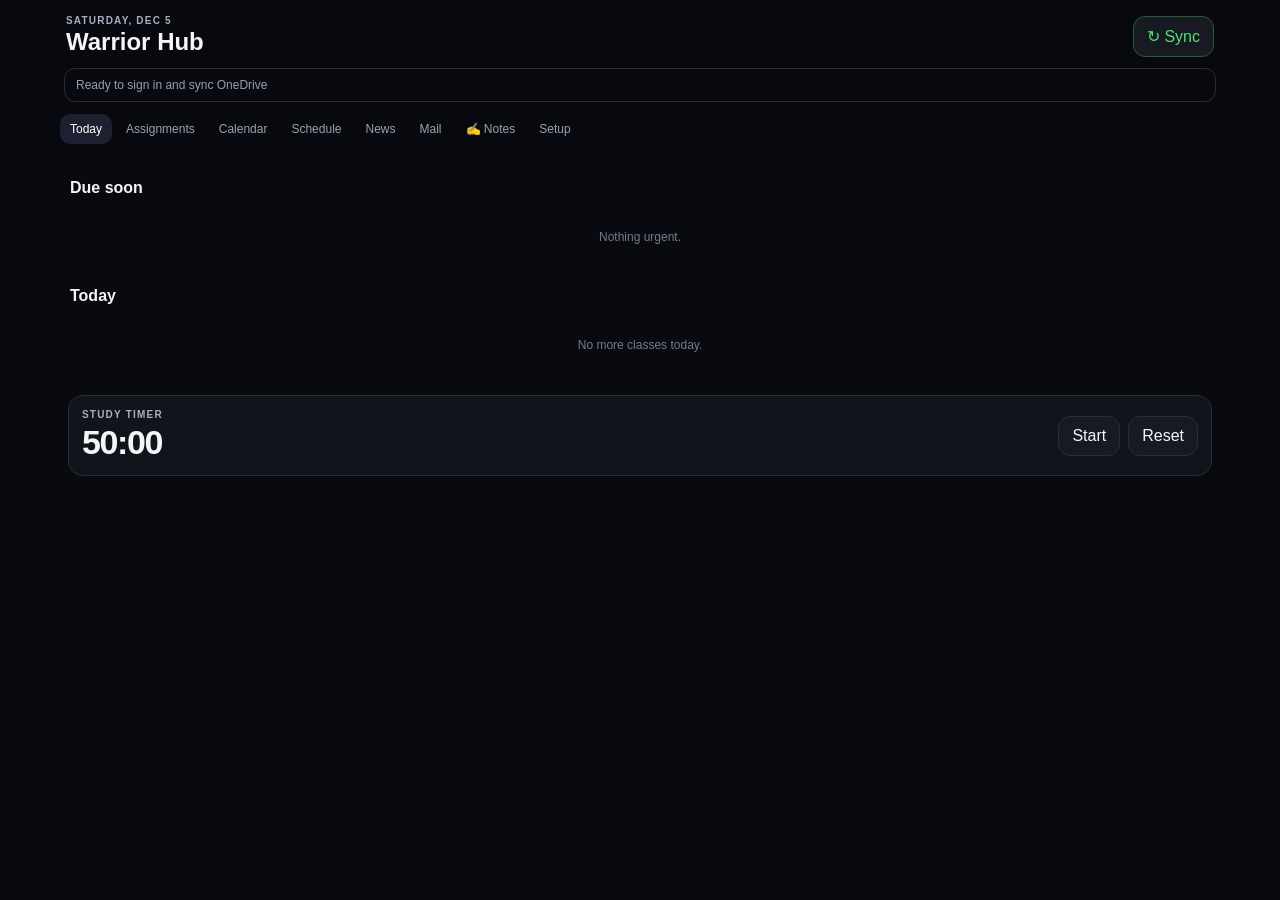
<file: Warrior-Hub-Mobile-v0.4/index.html>
<!doctype html>
<html lang="uk">
<head>
  <meta charset="utf-8">
  <meta name="viewport" content="width=device-width,initial-scale=1,viewport-fit=cover,maximum-scale=1,user-scalable=no">
  <meta name="theme-color" content="#0b0c11">
  <meta name="apple-mobile-web-app-capable" content="yes">
  <meta name="apple-mobile-web-app-status-bar-style" content="black-translucent">
  <meta name="apple-mobile-web-app-title" content="Warrior Hub">
  <title>Warrior Hub Mobile</title>
  <link rel="manifest" href="manifest.webmanifest">
  <link rel="apple-touch-icon" href="icons/icon192.png">
  <link rel="stylesheet" href="app.css">
</head>
<body>
  <div id="appShell">
    <header class="topbar">
      <div><div class="eyebrow" id="todayLabel">WARRIOR HUB MOBILE</div><h1>Warrior Hub</h1></div>
      <button id="syncNowBtn" class="sync-btn" type="button">↻ Sync</button>
    </header>
    <div id="statusBanner" class="status-banner">Not connected</div>

    <nav class="tabs" aria-label="Main navigation">
      <button class="tab active" data-view="today">Today</button>
      <button class="tab" data-view="assignments">Assignments</button>
      <button class="tab" data-view="calendar">Calendar</button>
      <button class="tab" data-view="schedule">Schedule</button>
      <button class="tab" data-view="news">News</button>
      <button class="tab" data-view="mail">Mail</button>
      <button class="tab" data-view="notes">✍ Notes</button>
      <button class="tab" data-view="setup">Setup</button>
    </nav>

    <main>
      <section class="view active" id="view-today">
        <div id="nextClass"></div>
        <div class="section-head"><h2>Due soon</h2><span id="dueSoonCount"></span></div>
        <div id="dueSoon"></div>
        <div class="section-head"><h2>Today</h2><span id="todayClassCount"></span></div>
        <div id="todayClasses"></div>
        <div class="timer-card">
          <div><div class="eyebrow">STUDY TIMER</div><div id="timerText" class="timer-text">50:00</div></div>
          <div class="timer-actions"><button id="timerToggle">Start</button><button id="timerReset">Reset</button></div>
        </div>
      </section>

      <section class="view" id="view-assignments">
        <div class="filter-row">
          <select id="assignmentFilter"><option value="open">Open</option><option value="week">Next 7 days</option><option value="overdue">Overdue</option><option value="all">All</option></select>
          <input id="assignmentSearch" type="search" placeholder="Search assignments">
        </div>
        <div id="assignmentList"></div>
      </section>

      <section class="view" id="view-calendar">
        <div class="calendar-head"><button id="calPrev">‹</button><h2 id="calMonth"></h2><button id="calNext">›</button></div>
        <div class="weekdays"><span>S</span><span>M</span><span>T</span><span>W</span><span>T</span><span>F</span><span>S</span></div>
        <div id="calendarGrid" class="calendar-grid"></div>
        <div class="section-head"><h2 id="agendaDate">Agenda</h2></div>
        <div id="calendarAgenda"></div>
      </section>

      <section class="view" id="view-schedule">
        <div id="dayTabs" class="day-tabs"></div>
        <div id="scheduleList"></div>
      </section>

      <section class="view" id="view-news"><div class="section-head"><h2>Announcements</h2></div><div id="newsList"></div></section>
      <section class="view" id="view-mail"><div class="section-head"><h2>Mail</h2></div><div id="mailList"></div></section>

      <section class="view notes-view" id="view-notes">
        <div class="notes-sticky-head">
          <div class="course-switcher">
            <button id="prevCourseBtn" aria-label="Previous course">‹</button>
            <select id="notesCourse" aria-label="Course"></select>
            <button id="nextCourseBtn" aria-label="Next course">›</button>
          </div>
          <div class="day-switcher">
            <button id="prevNoteDayBtn" aria-label="Previous day">‹</button>
            <input id="notesDate" type="date" aria-label="Note date">
            <button id="nextNoteDayBtn" aria-label="Next day">›</button>
            <button id="todayNoteBtn" class="soft">Today</button>
          </div>
          <div id="noteDayChips" class="note-day-chips" aria-label="Days with notes"></div>
        </div>

        <div class="notebook-shell">
          <div class="notebook-topline">
            <div>
              <div class="eyebrow">DRAWING NOTEBOOK</div>
              <div id="notebookContext" class="notebook-context">Course · Today</div>
            </div>
            <div id="drawingSaveState" class="save-state">Local safe</div>
          </div>

          <div class="drawing-toolbar" role="toolbar" aria-label="Drawing tools">
            <button class="draw-tool" data-tool="select">↖ Select</button>
            <button class="draw-tool active" data-tool="pen">✎ Pen</button>
            <button class="draw-tool" data-tool="highlighter">▰ Highlighter</button>
            <button class="draw-tool" data-tool="eraser">⌫ Eraser</button>
            <button id="undoDrawBtn" title="Undo">↶</button>
            <button id="redoDrawBtn" title="Redo">↷</button>
            <label class="compact-control">Color<input id="drawColor" type="color" value="#11151d"></label>
            <label class="compact-control width-control">Size<input id="drawWidth" type="range" min="1" max="18" step="1" value="4"></label>
            <select id="paperStyle" aria-label="Paper style"><option value="ruled">Ruled</option><option value="grid">Grid</option><option value="blank">Blank</option></select>
            <button id="fingerDrawBtn" class="soft" aria-pressed="false">☝ Pan</button>
            <button id="insertNoteItemBtn" class="insert-btn">＋ Insert</button>
            <button id="fitItemBtn" class="soft" disabled>Fit width</button>
            <button id="openItemBtn" class="soft" disabled>Open</button>
            <button id="deleteItemBtn" class="danger-soft" disabled>Delete</button>
          </div>

          <div id="drawingViewport" class="drawing-viewport" aria-label="Infinite drawing notebook">
            <div id="infinitePaper" class="infinite-paper"></div>
          </div>
          <div class="infinite-note-hint"><span>∞ Continuous notebook</span><span>Scroll down forever · photos and screenshots stay exactly where you place them.</span></div>

          <div id="insertSheet" class="insert-sheet" hidden>
            <button class="insert-sheet-backdrop" id="closeInsertBackdrop" aria-label="Close insert menu"></button>
            <div class="insert-sheet-card" role="dialog" aria-modal="true" aria-label="Insert into notes">
              <div class="insert-sheet-handle"></div>
              <div class="insert-sheet-title">Insert into notebook</div>
              <div class="insert-grid">
                <button id="pickPhotosBtn"><b>🖼</b><span>Photos / screenshots</span><small>Pick one or many</small></button>
                <button id="takePhotoBtn"><b>📷</b><span>Camera</span><small>Take a photo now</small></button>
                <button id="pickFilesBtn"><b>📁</b><span>Files</span><small>Images, PDF, documents</small></button>
                <button id="pasteImageBtn"><b>📋</b><span>Paste</span><small>Screenshot from clipboard</small></button>
              </div>
              <div class="insert-sheet-tip">You can also drag files onto the notebook. After inserting, use <b>Select</b> to move or resize them.</div>
              <button id="closeInsertBtn" class="soft full-width">Done</button>
            </div>
            <input id="photoPickerInput" type="file" accept="image/*" multiple hidden>
            <input id="cameraPickerInput" type="file" accept="image/*" capture="environment" hidden>
            <input id="noteFilePickerInput" type="file" accept="image/*,application/pdf,.pdf,.doc,.docx,.ppt,.pptx,.xls,.xlsx,.txt" multiple hidden>
          </div>

          <details class="text-note-box">
            <summary>Text notes for this day</summary>
            <textarea id="notesText" placeholder="Optional typed notes…"></textarea>
            <div class="notes-actions"><span id="notesState">Saved locally</span><button id="saveNotesBtn">Save text + Sync</button></div>
          </details>
        </div>
      </section>

      <section class="view" id="view-setup">
        <div class="setup-card">
          <h2>OneDrive connection</h2>
          <p>Mobile reads the same <code>warrior-hub-sync.json</code> as the desktop extension. Drawing notes are backed up separately as immutable revisions so a state-sync bug cannot overwrite the only copy.</p>
          <label>Microsoft Application (client) ID<input id="clientIdInput" autocomplete="off" placeholder="xxxxxxxx-xxxx-xxxx-xxxx-xxxxxxxxxxxx"></label>
          <label>OneDrive folder path<input id="folderInput" value="WARRIOR HUB" placeholder="WARRIOR HUB"></label>
          <label>Tenant<input id="tenantInput" value="common" placeholder="common"></label>
          <div class="redirect-box"><small>Register this exact SPA Redirect URI:</small><code id="redirectUriText"></code><button id="copyRedirectBtn">Copy</button></div>
          <div class="setup-actions"><button id="saveSetupBtn">Save settings</button><button id="loginBtn" class="primary">Sign in with Microsoft</button><button id="logoutBtn">Sign out</button></div>
          <div id="accountInfo" class="account-info"></div>
        </div>
        <div class="setup-card">
          <h2>Drawing-note safety</h2>
          <p><b>Primary copy:</b> local IndexedDB on this device. <b>Backup:</b> append-only OneDrive snapshots. The notebook is continuous: scroll down and new local paper segments appear automatically. Photos/screenshots/files are stored in the same local notebook database and backed up separately before page snapshots. App/cache updates never clear the note database.</p>
          <div class="setup-actions"><button id="backupNotesNowBtn">Back up notes now</button><button id="restoreCloudNotesBtn">Restore/merge from OneDrive</button><button id="exportNotesBackupBtn">Export local backup</button><label class="file-button">Import backup<input id="importNotesBackupInput" type="file" accept="application/json" hidden></label></div>
          <div id="noteSafetyStatus" class="account-info">Checking local storage…</div>
        </div>
        <div class="setup-card">
          <h2>Install on iPhone / iPad</h2>
          <p>Safari → Share → <b>Add to Home Screen</b>. Open that Home Screen icon afterward. On iPad, Apple Pencil draws while your finger pans the page by default.</p>
        </div>
        <div class="setup-card danger-zone"><h2>Diagnostics</h2><button id="exportMobileDebug">Export mobile debug</button></div>
      </section>
    </main>
  </div>
  <script src="app.js"></script>
</body>
</html>
</file>
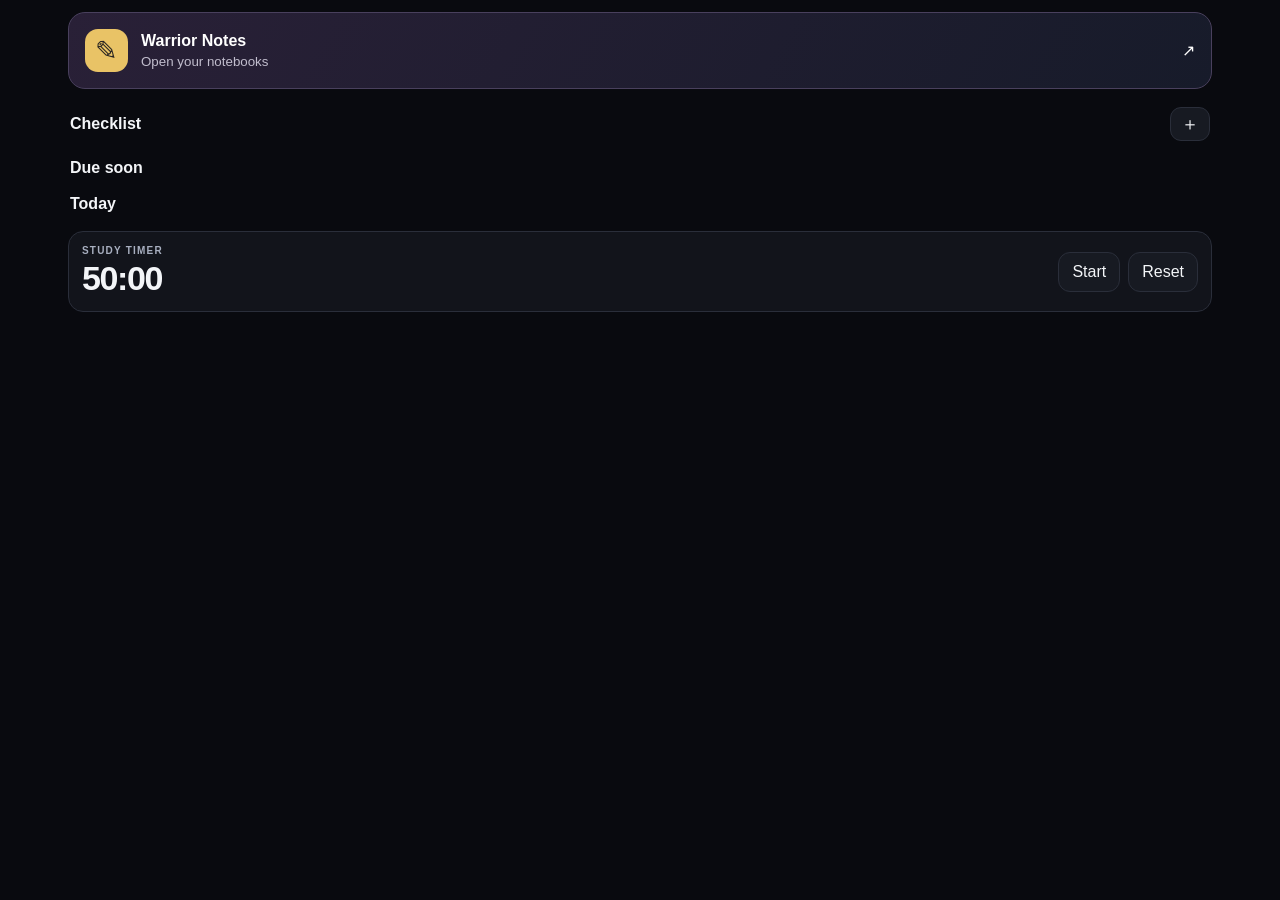
<file: desktop-notes/notes/index.html>
<!doctype html>
<html lang="uk">
<head>
  <meta charset="utf-8">
  <meta name="viewport" content="width=device-width,initial-scale=1,viewport-fit=cover,maximum-scale=1,user-scalable=no">
  <meta name="theme-color" content="#0b0c11">
  <meta name="apple-mobile-web-app-capable" content="yes">
  <meta name="apple-mobile-web-app-status-bar-style" content="black-translucent">
  <meta name="apple-mobile-web-app-title" content="Warrior Hub">
  <title>Warrior Notes</title>
  <link rel="stylesheet" href="app.css?v=0.10.0">
  <link rel="stylesheet" href="notes.css?v=0.10.0">
  <link rel="stylesheet" href="desktop.css">
</head>
<body>
  <div id="appShell">
    <header class="topbar">
      <div><div class="eyebrow" id="todayLabel">WARRIOR HUB MOBILE · v0.10.0</div><h1>Warrior Hub</h1></div>
      <button id="syncNowBtn" class="sync-btn" type="button">↻ Sync</button>
    </header>
    <div id="statusBanner" class="status-banner">Not connected</div>

    <nav class="tabs" aria-label="Main navigation">
      <button class="tab active" data-view="today">Today</button>
      <button class="tab notes-menu-entry" data-view="notes">✎ Notes</button>
      <button class="tab" data-view="assignments">Due</button>
      <button class="tab" data-view="todos">✓ Todo</button>
      <button class="tab" data-view="calendar">Calendar</button>
      <button class="tab" data-view="schedule">Schedule</button>
      <button class="tab" data-view="news">News</button>
      <button class="tab" data-view="mail">Mail</button>
      <button class="tab" data-view="study">Study</button>
      <button class="tab" data-view="setup">Setup</button>
    </nav>

    <main>
      <section class="view active" id="view-today">
        <button id="launchNotesBtn" class="notes-launch" type="button"><span class="notes-launch-icon">✎</span><span><b>Warrior Notes</b><small>Open your notebooks</small></span><span>↗</span></button>
        <div id="nextClass"></div>
        <div class="section-head"><h2>Checklist</h2><button id="todayTodoAdd" class="mini-add" type="button">＋</button></div>
        <div id="todayTodos"></div>
        <div class="section-head"><h2>Due soon</h2><span id="dueSoonCount"></span></div>
        <div id="dueSoon"></div>
        <div class="section-head"><h2>Today</h2><span id="todayClassCount"></span></div>
        <div id="todayClasses"></div>
        <div class="timer-card">
          <div><div class="eyebrow">STUDY TIMER</div><div id="timerText" class="timer-text">50:00</div></div>
          <div class="timer-actions"><button id="timerToggle">Start</button><button id="timerReset">Reset</button></div>
        </div>
      </section>

      <section class="view" id="view-assignments">
        <div class="filter-row">
          <select id="assignmentFilter"><option value="open">Open</option><option value="week">Next 7 days</option><option value="overdue">Overdue</option><option value="past">Past assignments</option><option value="graded">Graded</option><option value="all">All</option></select>
          <input id="assignmentSearch" type="search" placeholder="Search assignments">
        </div>
        <div id="assignmentList"></div>
      </section>

      <section class="view" id="view-todos">
        <div class="todo-mobile-head">
          <div><div class="eyebrow">SYNCED WITH WARRIOR HUB</div><h2>Checklist</h2></div>
          <button id="todoAddBtn" class="primary" type="button">＋ Add</button>
        </div>
        <div id="todoComposer" class="todo-mobile-composer" hidden>
          <input id="todoText" maxlength="240" placeholder="What do you need to do?" autocomplete="off">
          <input id="todoDate" type="date" aria-label="Optional due date">
          <div class="todo-compose-actions"><button id="todoCancelBtn" class="soft" type="button">Cancel</button><button id="todoSaveBtn" class="primary" type="button">Add task</button></div>
        </div>
        <div id="todoListMobile"></div>
      </section>

      <section class="view" id="view-calendar">
        <div class="calendar-head"><button id="calPrev">‹</button><h2 id="calMonth"></h2><button id="calNext">›</button></div>
        <div class="weekdays"><span>S</span><span>M</span><span>T</span><span>W</span><span>T</span><span>F</span><span>S</span></div>
        <div id="calendarGrid" class="calendar-grid"></div>
        <div class="section-head"><h2 id="agendaDate">Agenda</h2></div>
        <div id="calendarAgenda"></div>
      </section>

      <section class="view" id="view-schedule">
        <div id="dayTabs" class="day-tabs"></div>
        <div id="scheduleList"></div>
      </section>

      <section class="view" id="view-news"><div class="section-head"><h2>Announcements</h2></div><div id="newsList"></div></section>
      <section class="view" id="view-mail"><div class="section-head"><h2>Mail</h2></div><div id="mailList"></div></section>

      <section class="view" id="view-study">
        <div class="mobile-study-head"><div><div class="eyebrow">LIVE FROM YOUR PC</div><h2>Study Remote</h2></div><div id="remoteDesktopStatus" class="remote-status offline">Waiting for desktop…</div></div>
        <div class="remote-focus-card"><div id="remotePhase" class="remote-phase">FOCUS</div><div id="remoteTimerText" class="remote-timer">--:--</div><div id="remoteCycle" class="remote-cycle">Open Warrior Hub on your PC and keep OneDrive connected.</div><div class="remote-actions"><button type="button" id="remoteTimerToggle" class="primary">Start</button><button type="button" id="remoteTimerSkip">Skip</button><button type="button" id="remoteTimerReset">Reset</button></div></div>
        <div class="remote-player-card"><div id="remoteSpotifyArt" class="remote-art">♫</div><div class="remote-player-copy"><div class="eyebrow">NOW PLAYING</div><div id="remoteSpotifyTitle" class="remote-track-title">Spotify on desktop</div><div id="remoteSpotifyArtist" class="remote-track-artist">Waiting for desktop…</div></div><div class="remote-progress"><div id="remoteSpotifyProgressFill"></div></div><div id="remoteSpotifyTime" class="remote-time"></div><div class="remote-player-actions"><button type="button" id="remoteSpotifyPrev" aria-label="Previous">◀◀</button><button type="button" id="remoteSpotifyToggle" class="primary" aria-label="Play">▶</button><button type="button" id="remoteSpotifyNext" aria-label="Next">▶▶</button><button type="button" id="remoteSpotifyShuffle">Shuffle</button></div></div>
        <div class="remote-help">These controls command the Spotify + Focus/Break session running on your desktop Warrior Hub through your OneDrive folder.</div>
      </section>

      <section class="view notes-view apple-notes-view" id="view-notes">
        <div class="notes-appbar">
          <button type="button" id="exitNotesBtn" class="notes-back-btn" aria-label="Back to Warrior Hub" title="Back to Warrior Hub">←</button>
          <div class="notes-app-titlebox">
            <div id="notesAppTitle" class="notes-app-title">Warrior Notes</div>
            <div id="notesAppSubtitle" class="notes-app-subtitle">Notebook</div>
          </div>
          <div class="notes-app-actions">
            <button type="button" id="noteFileActionsBtn" class="notes-back-btn" hidden>⋯</button>
            <button type="button" id="quickSyncNotesBtn" class="notes-sync-btn" title="Back up notes">↻</button>
            <div id="drawingSaveState" class="save-state">Local safe</div>
          </div>
        </div>

        <div id="notesLibrary" class="notes-library">
          <div class="notes-library-heading"><div><div class="eyebrow">YOUR WORKSPACE</div><h2>Notebooks</h2><p>Choose a file and start writing.</p></div><button id="newNotebookBtn" type="button" class="notes-primary">＋ New notebook</button></div>
          <div class="notes-library-filters"><input id="notebookSearch" type="search" placeholder="Search notebooks" aria-label="Search notebooks"><select id="notebookFilter" aria-label="Filter by subject"><option value="">All subjects</option></select></div>
          <button id="toggleNotebookTrashBtn" type="button" aria-pressed="false">Trash</button>
          <div id="notebookGrid" class="notebook-grid"></div>
          <div class="notes-library-safety"><div><b>Saved on this device</b><p id="librarySafetyStatus" role="status">Checking backups…</p></div><button id="libraryRestoreBtn" type="button">↻ Restore OneDrive</button><button id="libraryExportBtn" type="button">↓ Back up all</button><button id="libraryImportBtn" type="button">↑ Import backup</button></div>
        </div>

        <div id="notesEditor" class="notes-workspace" hidden>
          <aside class="notes-sidebar">
            <div class="notes-sidebar-label">Notebook</div>
            <div class="notes-sticky-head apple-notes-head">
              <div class="course-switcher">
                <button id="prevCourseBtn" aria-label="Previous course">‹</button>
                <select id="notesCourse" aria-label="Course"></select>
                <button id="nextCourseBtn" aria-label="Next course">›</button>
              </div>
              <div class="day-switcher">
                <button id="prevNoteDayBtn" aria-label="Previous day">‹</button>
                <input id="notesDate" type="date" aria-label="Note date">
                <button id="nextNoteDayBtn" aria-label="Next day">›</button>
                <button id="todayNoteBtn" class="soft">Today</button>
              </div>
              <div id="noteDayChips" class="note-day-chips" aria-label="Days with notes"></div>
            </div>

            <details class="text-note-box notes-side-text">
              <summary>Typed note</summary>
              <textarea id="notesText" placeholder="Optional typed notes…"></textarea>
              <div class="notes-actions"><span id="notesState">Saved locally</span><button id="saveNotesBtn">Save + Sync</button></div>
            </details>
          </aside>

          <main class="notes-canvas-column">
            <div class="notebook-shell apple-notebook-shell">
              <div class="notebook-topline">
                <button id="toggleNoteSidebarBtn" class="note-small-button" type="button" aria-expanded="false">☷ Details</button>
                <div>
                  <div class="eyebrow">NOTEBOOK</div>
                  <div id="notebookContext" class="notebook-context">Course · Today</div>
                </div>
              </div>

              <div class="drawing-toolbar apple-markup-toolbar" role="toolbar" aria-label="Drawing tools">
                <button class="draw-tool" data-tool="hand" title="Pan canvas">✋ Hand</button>
                <button class="draw-tool active" data-tool="pen">✒ Pen</button>
                <button class="draw-tool" data-tool="pencil">✎ Pencil</button>
                <button class="draw-tool" data-tool="highlighter">▰ Highlight</button>
                <button class="draw-tool" data-tool="eraser">⌫ Eraser</button>
                <button class="draw-tool" data-tool="select">↖ Select</button>
                <button class="draw-tool" data-tool="lasso" title="Circle handwriting to select and move it">◌ Lasso</button>
                <button class="draw-tool" data-tool="text">T Text</button>
                <button class="draw-tool" data-tool="line">╱ Line</button>
                <button class="draw-tool" data-tool="rectangle">▭ Box</button>
                <button class="draw-tool" data-tool="ellipse">○ Circle</button>
                <span class="tool-separator"></span>
                <button id="undoDrawBtn" title="Undo">↶</button>
                <button id="redoDrawBtn" title="Redo">↷</button>
                <label class="compact-control color-control"><span>Color</span><input id="drawColor" type="color" value="#11151d"></label>
                <label class="compact-control width-control"><span>Size</span><input id="drawWidth" type="range" min="1" max="18" step="1" value="4"></label>
                <select id="paperStyle" aria-label="Paper style"><option value="ruled">Ruled</option><option value="blank">Blank</option></select>
                <button id="fingerDrawBtn" class="stylus-toggle active" aria-pressed="true" title="A capacitive stylus is reported as touch, the same as a finger">✎ Touch: write</button>
                <button id="insertNoteItemBtn" class="insert-btn">＋ Insert</button>
                <button id="fitItemBtn" class="soft" disabled>Fit width</button>
                <button id="openItemBtn" class="soft" disabled>Open</button>
                <button id="deleteItemBtn" class="danger-soft" disabled>Delete</button>
              </div>

              <div class="notes-quickbar"><div class="ink-presets" aria-label="Quick colors"><button data-ink="#11151d" style="--ink:#11151d" aria-label="Black ink"></button><button data-ink="#2855c5" style="--ink:#2855c5" aria-label="Blue ink"></button><button data-ink="#c53e3e" style="--ink:#c53e3e" aria-label="Red ink"></button><button data-ink="#298256" style="--ink:#298256" aria-label="Green ink"></button></div><span id="penDetectionState">Universal stylus: touch mode</span><div class="notes-zoom"><button id="zoomOutBtn" aria-label="Zoom out">−</button><button id="zoomResetBtn" title="Fit to width">100%</button><button id="zoomInBtn" aria-label="Zoom in">＋</button></div></div>

              <div id="drawingViewport" class="drawing-viewport apple-paper-viewport" aria-label="Infinite drawing notebook">
                <div id="infinitePaper" class="infinite-paper"></div>
              </div>
              <div class="infinite-note-hint"><span>∞ Continuous paper</span><span>Drag outside paper: pan · Two fingers: zoom · H: hand · P: pen · ⌘Z: undo</span></div>

              <div id="insertSheet" class="insert-sheet" hidden>
                <button class="insert-sheet-backdrop" id="closeInsertBackdrop" aria-label="Close insert menu"></button>
                <div class="insert-sheet-card" role="dialog" aria-modal="true" aria-label="Insert into notes">
                  <div class="insert-sheet-handle"></div>
                  <div class="insert-sheet-title">Insert into notebook</div>
                  <div class="insert-grid">
                    <button id="pickPhotosBtn"><b>🖼</b><span>Photos / screenshots</span><small>Pick one or many</small></button>
                    <button id="takePhotoBtn"><b>📷</b><span>Camera</span><small>Take a photo now</small></button>
                    <button id="pickFilesBtn"><b>📁</b><span>Files</span><small>Images, PDF, documents</small></button>
                    <button id="pasteImageBtn"><b>📋</b><span>Paste</span><small>Screenshot from clipboard</small></button>
                  </div>
                  <div class="insert-sheet-tip">After inserting, choose <b>Select</b> to move/resize it. Choose <b>Hand</b> to move around the page.</div>
                  <button id="closeInsertBtn" class="soft full-width">Done</button>
                </div>
                <input id="photoPickerInput" type="file" accept="image/*" multiple hidden>
                <input id="cameraPickerInput" type="file" accept="image/*" capture="environment" hidden>
                <input id="noteFilePickerInput" type="file" accept="image/*,application/pdf,.pdf,.doc,.docx,.ppt,.pptx,.xls,.xlsx,.txt" multiple hidden>
              </div>
            </div>
          </main>
        </div>
        <div id="newNotebookDialog" class="notes-modal" role="dialog" aria-modal="true" aria-labelledby="newNotebookHeading" hidden><form id="newNotebookForm" class="notes-modal-card"><h2 id="newNotebookHeading">New notebook</h2><label>Name<input id="newNotebookName" required maxlength="100" placeholder="e.g. Calculus — Chapter 7"></label><label>Subject<select id="newNotebookSubject"></select></label><label>Paper<select id="newNotebookPaper"><option value="ruled">Ruled</option><option value="blank">Blank</option></select></label><div><button id="cancelNotebookBtn" type="button">Cancel</button><button class="notes-primary" type="submit">Create notebook</button></div></form></div>
        <div id="noteActionsDialog" class="notes-modal" role="dialog" aria-modal="true" aria-labelledby="noteActionsHeading" hidden><div class="notes-modal-card"><h2 id="noteActionsHeading">Notebook</h2><button id="editNotebookBtn" type="button">Open / edit notebook</button><button id="renameNotebookBtn" type="button">Rename notebook</button><button id="exportNotebookBtn" type="button">↓ Export editable file</button><button id="shareNotebookBtn" type="button">↗ Save / share to Files</button><button id="exportNotebookPdfBtn" type="button">Save PDF</button><button id="shareNotebookPdfBtn" type="button">Share PDF / save to Files</button><button id="printNotebookBtn" type="button">Print</button><button id="deleteNotebookBtn" type="button" class="notes-danger">Move to Trash</button><button id="restoreDeletedNotebookBtn" type="button" hidden>Restore notebook</button><button id="exportAllNotebooksBtn" type="button">↓ Back up all notebooks</button><button id="restoreNotebookRevisionsBtn" type="button">↶ Recover a local checkpoint</button><p id="noteActionsStatus" role="status"></p><p class="notes-modal-help">P pen · E eraser · H hand · L lasso · T text<br>⌘/Ctrl Z undo · ⇧⌘/Ctrl Z redo · ⌘/Ctrl S backup<br>Your universal stylus acts as touch. Use Hand to scroll; two fingers always zoom. A detected active pen disables finger writing automatically.</p><button id="closeNoteActionsBtn" type="button">Done</button></div></div>
      <div id="notesConnectionBar" class="notes-connection-bar" role="status" hidden><span id="notesConnectionMessage">Connecting OneDrive…</span><button id="notesReconnectBtn" type="button">Connect OneDrive</button></div>
      </section>

      <section class="view" id="view-setup">
        <div class="setup-card">
          <h2>OneDrive connection</h2>
          <p>Mobile reads the same <code>warrior-hub-sync.json</code> as the desktop extension. Drawing notes are backed up separately as immutable revisions so a state-sync bug cannot overwrite the only copy.</p>
          <label>Microsoft Application (client) ID<input id="clientIdInput" autocomplete="off" placeholder="xxxxxxxx-xxxx-xxxx-xxxx-xxxxxxxxxxxx"></label>
          <label>OneDrive folder path<input id="folderInput" value="WARRIOR HUB" placeholder="WARRIOR HUB"></label>
          <label>Tenant<input id="tenantInput" value="common" placeholder="common"></label>
          <div class="redirect-box"><small>Register this exact SPA Redirect URI:</small><code id="redirectUriText"></code><button id="copyRedirectBtn">Copy</button></div>
          <div class="setup-actions"><button id="saveSetupBtn">Save settings</button><button id="loginBtn" class="primary">Sign in with Microsoft</button><button id="logoutBtn">Sign out</button></div>
          <div id="accountInfo" class="account-info"></div>
        </div>
        <div class="setup-card phone-alert-card">
          <h2>Phone alerts</h2>
          <p>Enable once from the installed Home Screen app. Your PC can then notify this iPhone/iPad when Focus or Break ends even while Warrior Hub Mobile is closed.</p>
          <div class="setup-actions"><button id="enablePhoneAlertsBtn" class="primary">Enable phone alerts</button></div>
          <div id="phoneAlertsStatus" class="account-info">Checking notification permission…</div>
        </div>
        <div class="setup-card">
          <h2>Drawing-note safety</h2>
          <p><b>Primary copy:</b> local IndexedDB on this device. <b>Backup:</b> append-only OneDrive snapshots. The notebook is continuous: scroll down and new local paper segments appear automatically. Photos/screenshots/files are stored in the same local notebook database and backed up separately before page snapshots. App/cache updates never clear the note database.</p>
          <div class="setup-actions"><button id="backupNotesNowBtn">Back up notes now</button><button id="restoreCloudNotesBtn">Restore/merge from OneDrive</button><button id="exportNotesBackupBtn">Export local backup</button><label class="file-button">Import backup<input id="importNotesBackupInput" type="file" accept="application/json" hidden></label></div>
          <div id="noteSafetyStatus" class="account-info">Checking local storage…</div>
        </div>
        <div class="setup-card">
          <h2>Install on iPhone / iPad</h2>
          <p>Safari → Share → <b>Add to Home Screen</b>. Open that Home Screen icon afterward. On iPad, Apple Pencil draws while your finger pans the page by default.</p>
        </div>
        <div class="setup-card danger-zone"><h2>Diagnostics</h2><button id="exportMobileDebug">Export mobile debug</button></div>
      </section>
    </main>
  </div>
  <div id="desktopLoginDialog" hidden role="dialog" aria-modal="true" aria-labelledby="desktopLoginTitle"><div class="desktop-login-card"><h2 id="desktopLoginTitle">Connect OneDrive</h2><p id="desktopLoginStatus"></p><output id="desktopLoginCode"></output><a id="desktopLoginLink" hidden target="_blank" rel="noopener noreferrer">Open Microsoft sign-in</a><button id="desktopLoginClose" type="button">Close</button></div></div>
  <script src="desktop.js"></script>
  <script src="notes-pdf.js?v=0.10.0"></script>
  <script src="app.js?v=0.10.0"></script>
</body>
</html>
</file>
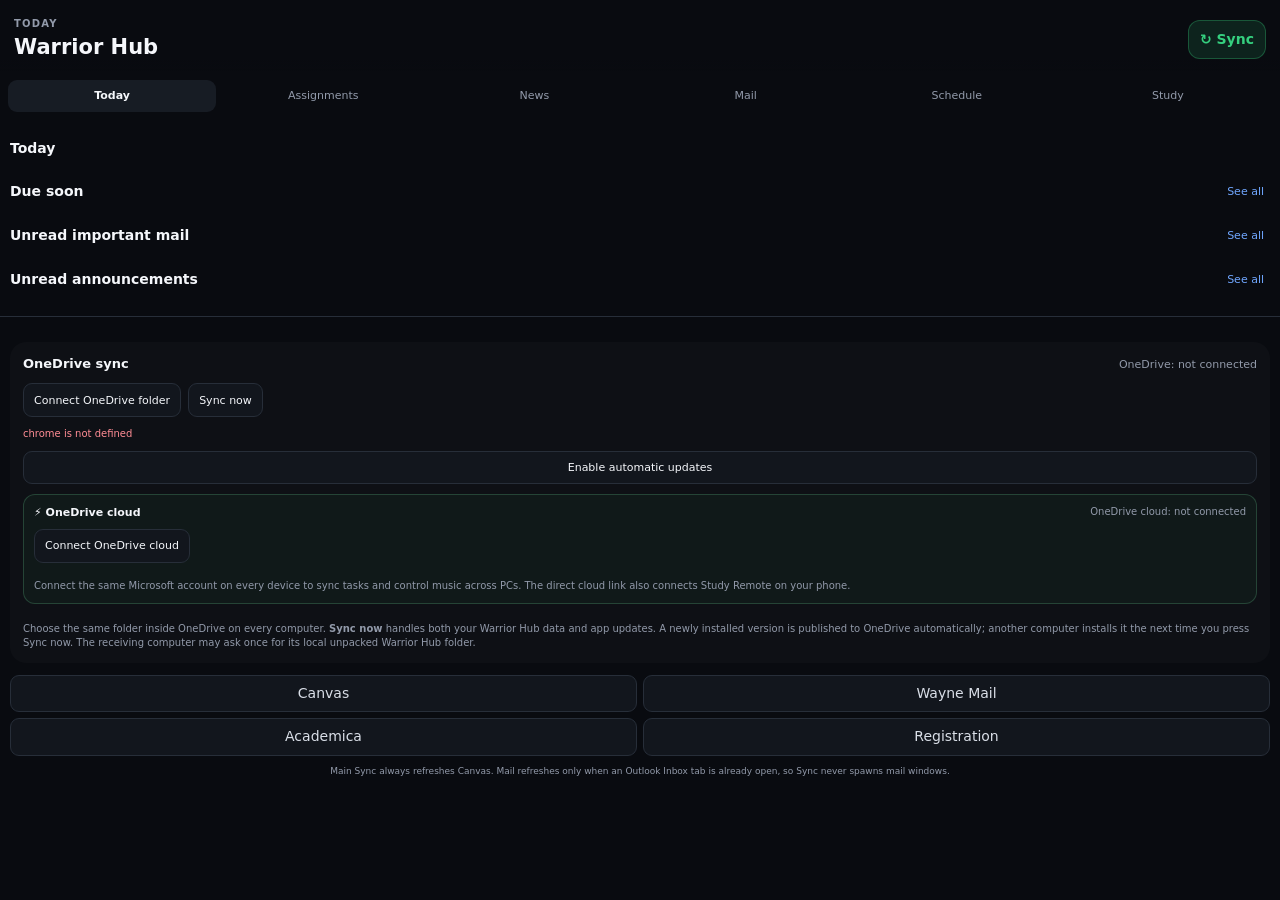
<file: desktop/sidepanel.html>
<!doctype html>
<html lang="en">
<head>
  <meta charset="utf-8">
  <meta name="viewport" content="width=device-width,initial-scale=1">
  <title>Warrior Hub</title>
  <link rel="stylesheet" href="sidepanel.css">
  <link rel="stylesheet" href="desktop_music.css">
</head>
<body>
  <header class="topbar">
    <div>
      <div class="eyebrow" id="todayLabel">TODAY</div>
      <h1>Warrior Hub</h1>
    </div>
    <button id="syncBtn" class="sync-main" title="Sync Canvas and Wayne Mail">↻ <span>Sync</span></button>
  </header>

  <section class="status-strip" id="statusStrip" aria-live="polite"></section>
  <section class="todo-top" id="todoTop" aria-label="To-do list" hidden>
    <div class="todo-top-head"><strong>✓ To-do</strong><div class="todo-top-actions"><span id="todoTopCount" class="todo-top-count"></span><button id="todoTopAdd" class="todo-plus todo-top-plus" type="button" aria-label="Add task" title="Add task">＋</button></div></div>
    <div id="todoQuickList" class="todo-quick-list"></div>
  </section>

  <nav class="tabs" aria-label="Dashboard sections">
    <button class="tab active" data-tab="today">Today</button>
    <button class="tab" data-tab="assignments">Assignments</button>
    <button class="tab" data-tab="announcements">News</button>
    <button class="tab" data-tab="mail">Mail</button>
    <button class="tab" data-tab="schedule">Schedule</button>
    <button class="tab" data-tab="study">Study</button>
  </nav>

  <div id="sideSpotifyRemoteSlot" class="side-spotify-remote-slot" hidden>
  <section id="sideSpotifyRemote" class="side-spotify-remote" aria-live="polite">
    <div class="side-spotify-head">
      <div id="sideSpotifyArt" class="side-spotify-art" aria-hidden="true">♫</div>
      <div class="side-spotify-copy">
        <div class="side-spotify-kicker">NOW PLAYING</div>
        <div id="sideSpotifyTitle" class="side-spotify-title">Spotify</div>
        <div id="sideSpotifyArtist" class="side-spotify-artist">Study Room</div>
      </div>
      <button id="sideSpotifyOpen" class="side-spotify-open" title="Open Study Room" aria-label="Open Study Room">↗</button>
    </div>
    <div id="sideSpotifyProgress" class="side-spotify-progress" title="Seek" role="slider" aria-label="Track progress"><div id="sideSpotifyProgressFill"></div></div>
    <div class="side-spotify-time"><span id="sideSpotifyElapsed">0:00</span><span id="sideSpotifyRemaining">−0:00</span></div>
    <div class="side-spotify-controls">
      <button id="sideSpotifyPrev" title="Previous track" aria-label="Previous track">◀◀</button>
      <button id="sideSpotifyToggle" class="side-spotify-main" title="Pause" aria-label="Pause">Ⅱ</button>
      <button id="sideSpotifyNext" title="Next track" aria-label="Next track">▶▶</button>
      <button id="sideSpotifyShuffle" class="side-spotify-shuffle" aria-pressed="false">🔀 OFF</button>
    </div>
    <label class="side-spotify-volume" for="sideSpotifyVolume"><span>🔊</span><input id="sideSpotifyVolume" type="range" min="0" max="100" step="1" value="100"><span id="sideSpotifyVolumeValue">100%</span></label>
  </section>
  </div>

  <main>
    <section class="view active" id="view-today">
      <div id="nextClassCard"></div>
      <section class="section" id="todayScheduleSection">
        <div class="section-heading"><h2>Today</h2><span id="todayCount"></span></div>
        <div id="todayTimeline" class="stack"></div>
      </section>
      <section class="section">
        <div class="section-heading"><h2>Due soon</h2><button class="text-btn" data-go="assignments">See all</button></div>
        <div id="dueSoon" class="stack"></div>
      </section>
      <section class="section" id="majorSection" hidden>
        <div class="section-heading"><h2>🔥 Major deadlines</h2><span id="majorCount"></span></div>
        <div id="majorDeadlines" class="stack"></div>
      </section>
      <section class="section">
        <div class="section-heading"><h2>Unread important mail</h2><button class="text-btn" data-go="mail">See all</button></div>
        <div id="mailPreview" class="stack"></div>
      </section>
      <section class="section">
        <div class="section-heading"><h2>Unread announcements</h2><button class="text-btn" data-go="announcements">See all</button></div>
        <div id="announcementPreview" class="stack"></div>
      </section>
    </section>

    <section class="view" id="view-assignments">
      <section class="assignment-todo-manager" aria-label="Todo">
        <div class="assignment-todo-head">
          <strong>TODO</strong>
          <button id="todoQuickAdd" class="todo-plus" type="button" aria-label="Add task">＋</button>
        </div>
        <div id="todoManageList" class="todo-manage-list"></div>
      </section>
      <div class="assignment-view-switch" role="group" aria-label="Assignment view">
        <button id="assignmentListViewBtn" class="active" type="button">☷ List</button>
        <button id="assignmentCalendarViewBtn" type="button">▦ Calendar</button>
      </div>
      <div id="assignmentListPanel">
        <div class="toolbar">
          <select id="assignmentFilter" aria-label="Assignment filter">
            <option value="open">Open</option><option value="week">Next 7 days</option><option value="overdue">Overdue</option><option value="done">Submitted / done</option><option value="graded">Graded</option><option value="all">All</option>
          </select>
        </div>
        <div id="assignmentList" class="stack"></div>
      </div>
      <div id="assignmentCalendarPanel" hidden>
        <div class="assignment-calendar-toolbar">
          <button id="assignmentCalendarPrev" type="button" aria-label="Previous month">‹</button>
          <strong id="assignmentCalendarMonth"></strong>
          <button id="assignmentCalendarNext" type="button" aria-label="Next month">›</button>
          <button id="assignmentCalendarToday" type="button">Today</button>
        </div>
        <div class="assignment-calendar-weekdays" aria-hidden="true"><span>Sun</span><span>Mon</span><span>Tue</span><span>Wed</span><span>Thu</span><span>Fri</span><span>Sat</span></div>
        <div id="assignmentCalendarGrid" class="assignment-calendar-grid"></div>
        <div class="assignment-calendar-agenda-head"><strong id="assignmentCalendarSelectedLabel"></strong><span id="assignmentCalendarSelectedCount"></span></div>
        <div id="assignmentCalendarAgenda" class="stack"></div>
      </div>
    </section>

    <section class="view" id="view-announcements"><div id="announcementList" class="stack"></div></section>

    <section class="view" id="view-mail">
      <div class="mail-toolbar">
        <div class="small-note">Mail is now passive: the main Sync never opens Outlook windows. Open Wayne Mail once, leave Inbox visible, and Warrior Hub captures it through your existing Microsoft session.</div>
        <div class="schedule-actions"><button id="openMailBtn" class="secondary wide">Open / focus Wayne Mail</button><button id="syncMailBtn" class="secondary wide">Capture open Inbox</button></div>
      </div>
      <div id="mailList" class="stack"></div>
    </section>

    <section class="view" id="view-schedule">
      <div id="scheduleNotice"></div>
      <div class="schedule-actions">
        <button id="refreshScheduleBtn" class="secondary wide">Update schedule</button>
      </div>
      <div class="weekday-tabs" id="weekdayTabs"></div>
      <div id="scheduleList" class="stack"></div>
    </section>

    <section class="view" id="view-study">
      <div class="study-mini" id="studyMini"></div>
      <button id="openStudyRoomBtn" class="study-room-btn">Open Study Room ↗</button>
      <div class="small-note">Immersive 50/10 room, local video ambience, per-course text + drawing notes, ChatGPT coach and Spotify.</div>
      <details class="troubleshooting">
        <summary>Troubleshooting</summary>
        <div class="debug-strip" aria-label="Diagnostics">
          <button id="debugClearBtn" class="debug-btn" type="button">Start log</button>
          <button id="debugExportBtn" class="debug-btn primary" type="button">Export log</button>
          <span id="debugStatus" class="debug-status">Diagnostics off</span>
        </div>
      </details>
    </section>
  </main>

  <footer>

    <section class="onedrive-card" aria-label="OneDrive sync">
      <div class="onedrive-copy">
        <strong>OneDrive sync</strong>
        <span id="onedriveStatus" data-state="not-connected">OneDrive: not connected</span>
      </div>
      <div class="onedrive-actions">
        <button id="onedriveConnectBtn" class="secondary">Connect OneDrive folder</button>
        <button id="onedriveSyncBtn" class="secondary" disabled>Sync now</button>
        <button id="onedriveDisconnectBtn" class="text-btn" hidden>Disconnect</button>
      </div>
      <div id="cloudUpdateStatus" class="cloud-update-status">Automatic updates</div>
      <button id="enableAutoUpdateBtn" class="secondary" type="button">Enable automatic updates</button>
      <div class="fast-phone-sync">
        <div class="fast-phone-copy"><strong>⚡ OneDrive cloud</strong><span id="fastPhoneStatus" data-state="off">OneDrive cloud: not connected</span></div>
        <div class="fast-phone-actions"><button id="fastPhoneConnectBtn" class="secondary" type="button">Connect OneDrive cloud</button><button id="fastPhoneDisconnectBtn" class="text-btn" type="button" hidden>Disconnect cloud link</button></div>
        <div class="small-note">Connect the same Microsoft account on every device to sync tasks and control music across PCs. The direct cloud link also connects Study Remote on your phone.</div>
      </div>
      <div class="small-note">Choose the same folder inside OneDrive on every computer. <b>Sync now</b> handles both your Warrior Hub data and app updates. A newly installed version is published to OneDrive automatically; another computer installs it the next time you press Sync now. The receiving computer may ask once for its local unpacked Warrior Hub folder.</div>
    </section>
    <div class="quick-links">
      <button data-open="canvas">Canvas</button><button data-open="outlook">Wayne Mail</button><button data-open="academica">Academica</button><button data-open="registration">Registration</button>
    </div>
    <div class="privacy-note">Main Sync always refreshes Canvas. Mail refreshes only when an Outlook Inbox tab is already open, so Sync never spawns mail windows.</div>
  </footer>

  <div class="side-spotify-engine-cover" aria-hidden="true"></div>
  <script src="graph_client.js"></script>
  <script src="onedrive_sync.js"></script>
  <script src="mobile_bridge.js"></script>
  <script src="desktop_music.js"></script>
  <script src="onedrive_update.js"></script>
  <script src="auto_update.js"></script>
  <script src="notes-launcher.js"></script>
  <script src="sidepanel.js"></script>
</body>
</html>
</file>
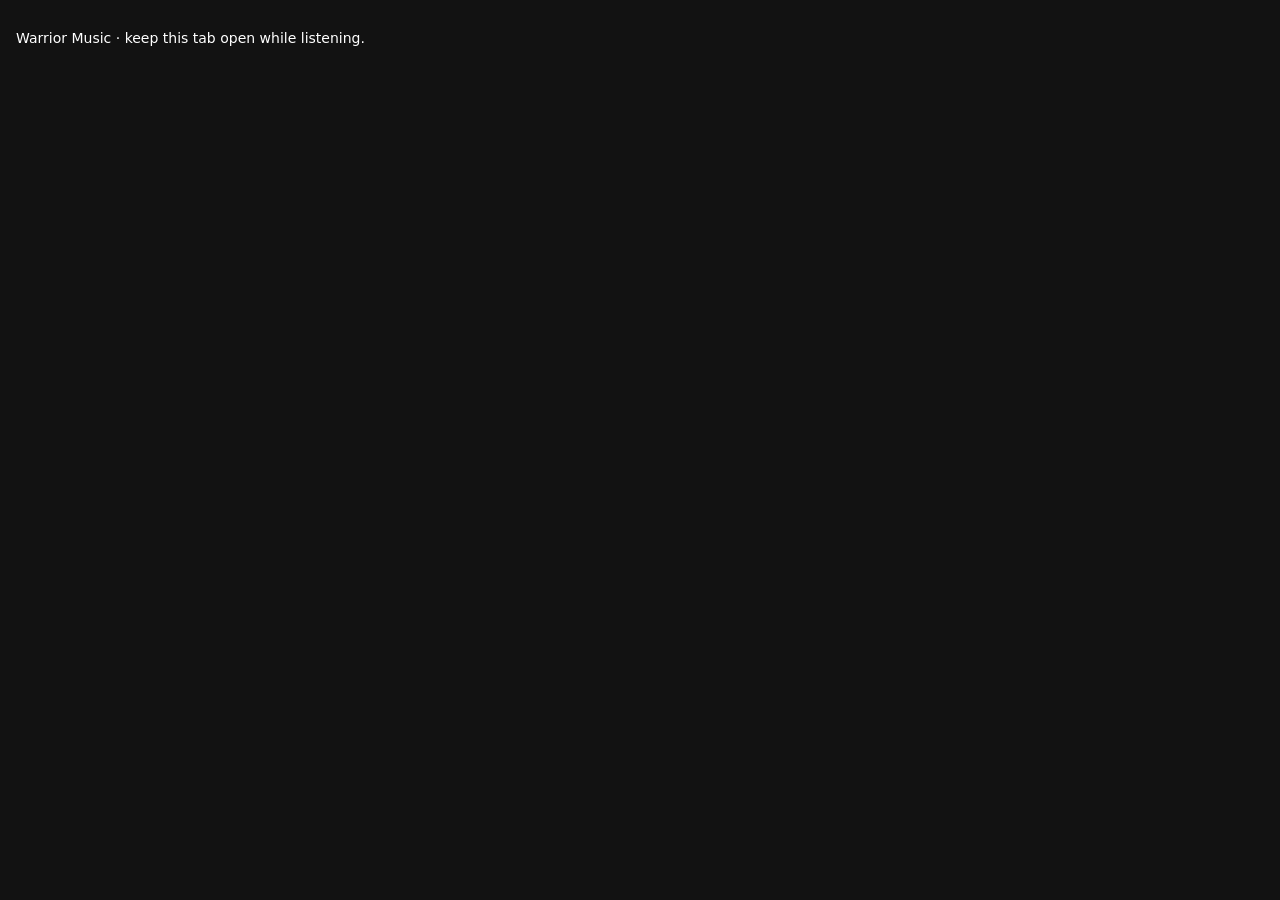
<file: desktop/spotify-engine.html>
<!doctype html><html><head><meta charset="utf-8"><title>Warrior Music</title><link rel="stylesheet" href="spotify-engine.css"></head><body><p>Warrior Music · keep this tab open while listening.</p><iframe id="spotifyEngineFrame" title="Spotify" src="https://open.spotify.com/embed/playlist/3pRLVP3hoPzbZtetvH1tro" allow="autoplay; encrypted-media; clipboard-write; fullscreen; picture-in-picture"></iframe><script src="spotify_engine.js"></script></body></html>
</file>
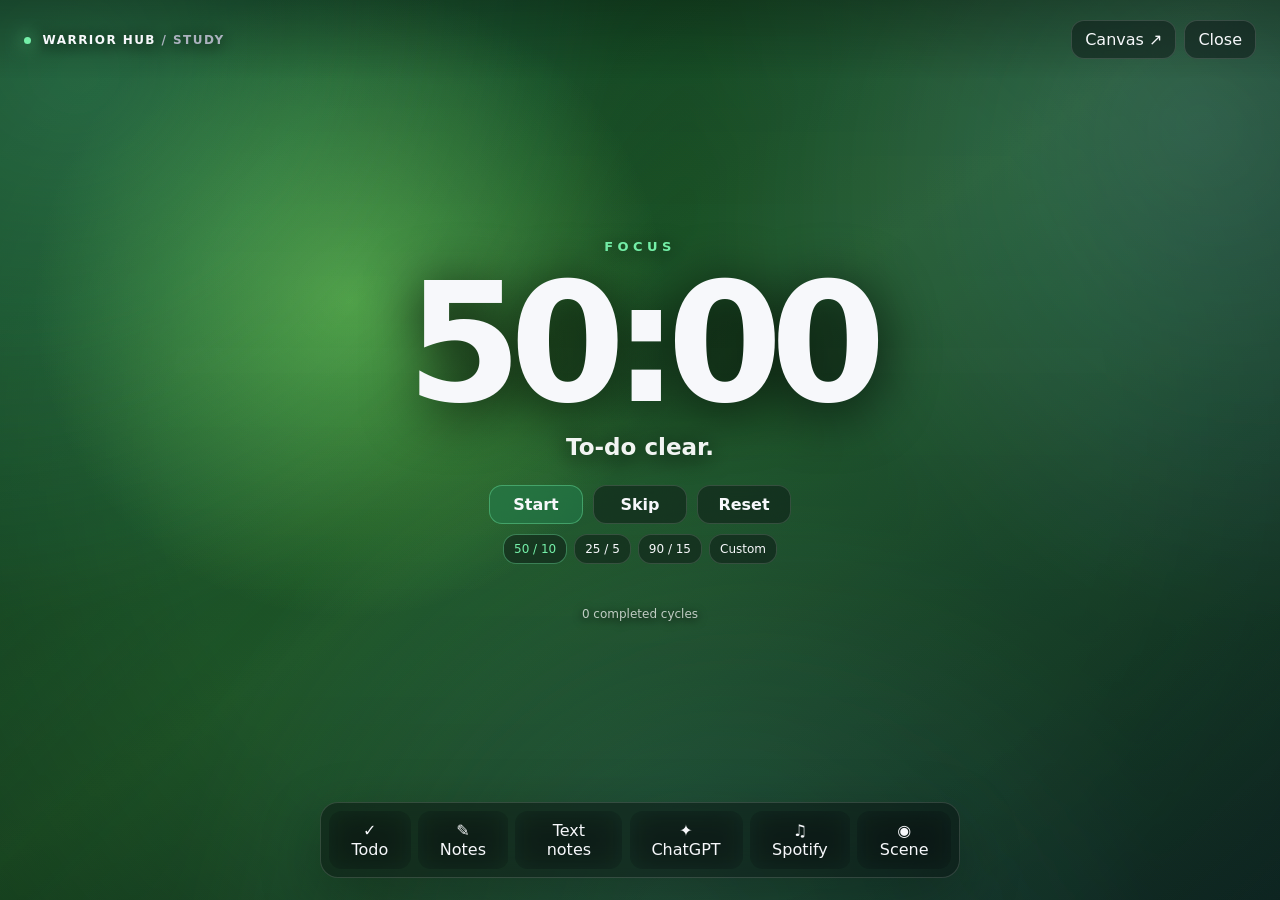
<file: desktop/study.html>
<!doctype html>
<html lang="en">
<head>
  <meta charset="utf-8">
  <meta name="viewport" content="width=device-width,initial-scale=1">
  <title>Warrior Hub — Study Room</title>
  <link rel="stylesheet" href="study.css">
  <link rel="stylesheet" href="desktop_music.css">
</head>
<body data-scene="forest">
  <div class="scene" aria-hidden="true">
    <div class="fallback-bg" id="fallbackBg">
      <div class="scene-window"></div>
      <div class="scene-shelves"></div>
      <div class="scene-glow"></div>
      <div class="rain-layer"></div>
      <div class="star-layer"></div>
    </div>
    <video id="localBackground" class="video-bg" autoplay muted loop playsinline preload="auto" aria-hidden="true"></video>
    <div class="cinema-shade"></div>
    <div id="phaseTransitionOverlay" class="phase-transition-overlay"><span id="phaseTransitionLabel">BREAK</span></div>
  </div>

  <header class="top-hud">
    <div class="brand"><span class="dot"></span> WARRIOR HUB <span class="muted">/ STUDY</span></div>
    <div class="top-actions"><button id="openCanvasBtn">Canvas ↗</button><button id="closeBtn">Close</button></div>
  </header>

  <main class="hero">
    <div class="phase" id="phaseLabel">FOCUS</div>
    <div class="timer" id="timerText">50:00</div>
    <div class="mission" id="focusLine">To-do clear.</div>
    <div class="hero-controls">
      <button id="startPauseBtn" class="primary">Start</button><button id="skipBtn">Skip</button><button id="resetBtn">Reset</button>
    </div>
    <div class="preset-row">
      <button data-preset="50,10" class="preset active">50 / 10</button><button data-preset="25,5" class="preset">25 / 5</button><button data-preset="90,15" class="preset">90 / 15</button><button id="customPomodoroToggle" class="preset">Custom</button>
    </div>
    <div id="customPomodoro" class="custom-pomodoro" aria-hidden="true">
      <label>Focus <input id="customWorkMinutes" type="number" min="1" max="240" inputmode="numeric" value="50"></label>
      <span>:</span>
      <label>Break <input id="customBreakMinutes" type="number" min="1" max="120" inputmode="numeric" value="10"></label>
      <button id="applyCustomPomodoro" class="primary">Apply</button>
    </div>
    <div class="cycle-text" id="cycleText">0 completed cycles</div>
  </main>

  <nav class="dock" aria-label="Study tools">
    <button data-drawer="focus">✓ Todo</button>
    <button data-open-warrior-notes>✎ Notes</button>
    <button data-drawer="notes">Text notes</button>
    <button data-drawer="ai">✦ ChatGPT</button>
    <button data-drawer="spotify">♫ Spotify</button>
    <button data-drawer="atmosphere">◉ Scene</button>
  </nav>

  <div id="spotifyMini" class="spotify-mini spotify-hidden" aria-label="Spotify player">
    <button id="spotifyMiniIcon" class="spotify-mini-icon" title="Spotify settings" aria-label="Open Spotify settings">♫</button>
    <iframe id="spotifyFrame" class="spotify-frame" title="Spotify player" height="152" allow="autoplay; clipboard-write; encrypted-media; fullscreen; picture-in-picture" loading="eager"></iframe>
    <div id="spotifyPanelCustom" class="spotify-panel-custom" aria-label="Spotify player fallback">
      <div id="spotifyPanelArt" class="spotify-panel-art" aria-hidden="true">♫</div>
      <div class="spotify-panel-copy">
        <div id="spotifyPanelTitle" class="spotify-panel-title">Starting Spotify…</div>
        <div id="spotifyPanelArtist" class="spotify-panel-artist">Spotify</div>
        <div id="spotifyPanelProgress" class="spotify-panel-progress" role="slider" aria-label="Track progress"><div id="spotifyPanelProgressFill"></div></div>
        <div class="spotify-panel-time"><span id="spotifyPanelElapsed">0:00</span><span id="spotifyPanelRemaining">−0:00</span></div>
        <div class="spotify-panel-controls">
          <button id="spotifyPanelPrev" title="Previous track">◀◀</button>
          <button id="spotifyPanelToggle" class="spotify-panel-main" title="Play">▶</button>
          <button id="spotifyPanelNext" title="Next track">▶▶</button>
        </div>
      </div>
    </div>
    <div id="spotifyMiniCustom" class="spotify-mini-custom" aria-label="Warrior Hub Spotify mini player">
      <div id="spotifyMiniTrackArt" class="spotify-mini-track-art" aria-hidden="true">♫</div>
      <div class="spotify-mini-copy">
        <div id="spotifyMiniTitle" class="spotify-mini-title">Starting Spotify…</div>
        <div id="spotifyMiniArtist" class="spotify-mini-artist">Spotify</div>
        <div id="spotifyMiniProgress" class="spotify-mini-progress" role="slider" aria-label="Track progress"><div id="spotifyMiniProgressFill"></div></div>
        <div class="spotify-mini-time"><span id="spotifyMiniElapsed">0:00</span><span id="spotifyMiniRemaining">−0:00</span></div>
      </div>
      <div class="spotify-mini-controls">
        <button id="spotifyMiniPrev" title="Previous track" aria-label="Previous track">◀◀</button>
        <button id="spotifyMiniToggle" class="spotify-mini-main" title="Play" aria-label="Play">▶</button>
        <button id="spotifyMiniNext" title="Next track" aria-label="Next track">▶▶</button>
        <button id="spotifyMiniShuffle" title="Shuffle" aria-label="Shuffle" aria-pressed="false">🔀</button>
      </div>
      <label class="spotify-mini-volume" for="spotifyMiniVolume"><span aria-hidden="true">🔊</span><input id="spotifyMiniVolume" type="range" min="0" max="100" step="1" value="100" aria-label="Spotify volume"><span id="spotifyMiniVolumeValue">100%</span></label>
    </div>
  </div>

  <aside class="drawer" id="drawer" aria-hidden="true">
    <div class="drawer-head"><div><div class="eyebrow">STUDY TOOL</div><h2 id="drawerTitle">Todo</h2></div><button id="drawerClose">×</button></div>

    <section class="drawer-page" data-page="focus">
      <div class="study-todo-toolbar"><span class="tiny">Quick tasks</span><button id="studyTodoQuickAdd" class="todo-study-plus" type="button" aria-label="Add task" title="Add task">＋</button></div>
      <div id="studyTodoComposer" class="todo-study-add" hidden>
        <input id="studyTodoInput" maxlength="240" placeholder="What do you need to do?" autocomplete="off">
        <input id="studyTodoDate" type="date" aria-label="Optional date">
        <button id="studyTodoSave" class="primary" type="button" aria-label="Save task" title="Save task">＋</button>
      </div>
      <div id="studyTodoList" class="todo-study-list"></div>
      <div class="tiny">Add here or edit tasks from the Assignments tab in Warrior Hub.</div>
      <details class="timer-options"><summary>Timer options</summary><label class="auto-row"><input id="autoAdvance" type="checkbox" checked> Auto-start next phase</label><label class="auto-row"><input id="phaseFxEnabled" type="checkbox" checked> Transition FX</label></details>
    </section>

    <section class="drawer-page" data-page="notes">
      <div class="section-row"><label>Subject notebook</label><span id="noteState" class="tiny">Saved locally</span></div>
      <select id="noteSubject"></select>
      <div class="notes-toolbar"><button id="newTodayNote">+ Today</button><button id="openNotebookBtn" class="primary">✎ Open drawing notebook</button></div>
      <div class="day-caption">Days — newest first</div>
      <div id="noteDayList" class="day-list"></div>
      <div class="current-day-head"><div><div class="eyebrow">CURRENT DAY</div><strong id="currentNoteDayLabel"></strong></div><span id="pageCountBadge" class="page-badge">0 pages</span></div>
      <textarea id="notes" placeholder="Text notes for this subject and this day…"></textarea>
      <div class="tiny">Text and drawing pages are stored locally, separated by subject and day.</div>
    </section>

    <section class="drawer-page" data-page="ai">
      <div class="section-row"><label>ChatGPT Coach</label><span class="status-dot online">uses your ChatGPT</span></div>
      <textarea id="aiQuestion" placeholder="Paste a problem, ask for a hint, or ask me to quiz you…"></textarea>
      <div class="mode-row"><button data-mode="hint" class="mode active">Hint</button><button data-mode="explain" class="mode">Explain</button><button data-mode="quiz" class="mode">Quiz me</button></div>
      <div class="ai-actions"><button id="chatgptBtn" class="primary wide">Ask ChatGPT ↗</button></div>
      <div id="aiAnswer" class="ai-answer">Your draft is saved locally. One click opens ChatGPT and inserts the full Coach prompt into the message box automatically.</div>
      <div class="tiny">The prompt includes the selected Canvas course, assignment, due date, points/importance and assignment description when available. No Copy/Paste step is needed.</div>
    </section>

    <section class="drawer-page spotify-page" data-page="spotify">
      <div class="section-row"><label>Spotify</label><span id="spotifyPlaybackState" class="tiny">paused</span></div>
      <div class="spotify-unified-player" aria-label="Spotify player and full playlist">
        <div id="spotifyPlayerSlot" class="spotify-player-slot" aria-label="Spotify player position"></div>
        <div id="spotifyQueueViewport" class="spotify-queue-viewport" tabindex="0" aria-label="Spotify playlist tracks"><div id="spotifyQueueList" class="spotify-queue-list"></div></div>
      </div>
      <div class="spotify-utility-row">
        <button id="spotifyShuffleBtn" type="button" aria-pressed="false">🔀 Shuffle · CHECKING</button>
        <label class="spotify-volume-control" for="spotifyVolume"><span>🔊 Sound</span><input id="spotifyVolume" type="range" min="0" max="100" step="1" value="100"><span id="spotifyVolumeValue" class="tiny">100%</span></label>
      </div>
      <div id="spotifyUiState" class="spotify-clean-state tiny">Playlist catalog loads quietly in the background.</div>
      <details class="spotify-more"><summary>Change playlist</summary><div class="spotify-entry"><input id="spotifyUrl" type="url"><button id="loadSpotifyBtn" class="primary">Load</button></div></details>
    </section>

    <section class="drawer-page" data-page="atmosphere">
      <div class="section-row"><label>Outdoor background</label><span id="backgroundState" class="tiny">Building video pool…</span></div>
      <div class="scene-grid"><button data-video="forest" class="theme active">🌲 Forest trails</button><button data-video="mountains" class="theme">🏔 Mountains</button><button data-video="coast" class="theme">🌊 Ocean & coast</button><button data-video="water" class="theme">💧 Waterfalls & rivers</button><button data-video="night" class="theme">🌠 Night sky</button><button data-video="space" class="theme">🪐 Space</button></div>
      <button id="nextFootageBtn" class="wide">↻ Next footage</button>
      <button id="testPhaseFxBtn" class="wide">✦ Preview real break track FX</button>
      <div id="breakAmbienceState" class="tiny">Water ambience · rotating natural recordings</div>
      <div id="backgroundHelp" class="tiny">Scenes start as soon as the first verified 4K clip is ready and keep growing in the background. Cinematic Mixkit is the primary source; Space also uses NASA SVS for planets, galaxies, nebulae and black holes. Curated Commons is fallback only. Footage auto-randomizes every 10 minutes.</div>
    </section>
  </aside>

  <div class="notebook-modal" id="notebookModal" aria-hidden="true">
    <div class="notebook-topbar">
      <div class="notebook-title-wrap"><div class="eyebrow">LOCAL NOTEBOOK</div><div id="notebookTitle" class="notebook-title">General · Today</div></div>
      <div class="notebook-actions">
        <button id="prevPageBtn">←</button><span id="notebookPageLabel">Page 1 / 1</span><button id="nextPageBtn">→</button>
        <button id="addPageBtn" class="primary">+ Page</button><button id="deletePageBtn">Delete page</button><button id="savePageBtn">Save</button><button id="closeNotebookBtn">Close</button>
      </div>
    </div>
    <div class="notebook-toolrow">
      <button data-pen="3" class="pen active">Thin</button><button data-pen="7" class="pen">Medium</button><button data-pen="13" class="pen">Thick</button>
      <button id="eraserBtn">Eraser</button><button id="undoFullDraw">Undo</button><button id="clearFullDraw">Clear page</button>
      <span id="notebookSaveState" class="tiny">Saved locally</span>
    </div>
    <div class="paper-stage"><canvas id="fullNoteCanvas" width="1600" height="1000"></canvas></div>
  </div>

  <script src="graph_client.js"></script>
  <script src="onedrive_sync.js"></script>
  <script src="mobile_bridge.js"></script>
  <script src="desktop_music.js"></script>
  <script src="notes-launcher.js"></script>
  <script src="study.js"></script>
</body>
</html>
</file>
<file: Warrior-Hub-Mobile-v0.4/app.css>
:root{color-scheme:dark;--bg:#090a0f;--panel:#12141b;--panel2:#171a22;--line:#2a2e3a;--text:#f3f5f8;--muted:#969eae;--accent:#8f96ff;--good:#57dd78;--warn:#e5b84e;--bad:#ff6b74;--paper:#faf9f4}*{box-sizing:border-box}html,body{margin:0;background:var(--bg);color:var(--text);font-family:Inter,ui-sans-serif,-apple-system,BlinkMacSystemFont,"SF Pro Text",Segoe UI,sans-serif;min-height:100%}body{padding:env(safe-area-inset-top) env(safe-area-inset-right) calc(78px + env(safe-area-inset-bottom)) env(safe-area-inset-left);overscroll-behavior-y:none}button,input,select,textarea{font:inherit}.topbar{position:sticky;top:0;z-index:20;display:flex;justify-content:space-between;align-items:center;padding:15px 16px 10px;background:rgba(9,10,15,.93);backdrop-filter:blur(18px)}h1{font-size:24px;margin:2px 0}.eyebrow{font-size:10px;letter-spacing:.12em;color:#a8afc0;font-weight:800}.sync-btn,.setup-actions button,.notes-actions button,.timer-actions button,.page-bar button,.drawing-toolbar button,.course-switcher button,.day-switcher button{border:1px solid var(--line);background:#171a22;color:var(--text);border-radius:12px;padding:10px 13px}.sync-btn{color:var(--good);border-color:#285c36}.primary{background:#293261!important;border-color:#4a59aa!important}.soft{background:#12151c!important;color:#b9c0d2!important}.status-banner{margin:0 14px 8px;padding:9px 11px;border:1px solid var(--line);border-radius:11px;color:var(--muted);font-size:12px}.status-banner.ok{color:#8cf0a3;border-color:#285c36}.status-banner.error{color:#ff9097;border-color:#71363a}.tabs{display:flex;overflow-x:auto;gap:4px;padding:4px 10px 9px;scrollbar-width:none;position:sticky;top:66px;z-index:19;background:rgba(9,10,15,.94);backdrop-filter:blur(18px)}.tabs::-webkit-scrollbar{display:none}.tab{white-space:nowrap;border:0;background:transparent;color:#9aa2b4;padding:8px 10px;border-radius:10px;font-size:12px}.tab.active{background:#1c2030;color:white}.view{display:none;padding:8px 12px 20px}.view.active{display:block}.section-head{display:flex;justify-content:space-between;align-items:center;margin:18px 2px 8px}.section-head h2{margin:0;font-size:16px}.section-head span{font-size:11px;color:var(--muted)}.card,.next-card,.timer-card,.setup-card{background:var(--panel);border:1px solid var(--line);border-radius:15px;padding:13px;margin:8px 0}.next-card{border-color:#285c42;background:linear-gradient(145deg,#11211d,#11151c)}.next-card .big{font-size:19px;font-weight:850;margin:3px 0}.title{font-weight:800;font-size:14px;line-height:1.25}.meta{font-size:11px;color:var(--muted);margin-top:4px;line-height:1.35}.badge{display:inline-block;font-size:10px;border:1px solid #353a48;border-radius:999px;padding:3px 7px;margin:7px 4px 0 0;color:#c3c8d2}.badge.ok{color:#7deb99;border-color:#285d38}.badge.warn{color:#ffd470;border-color:#715b2c}.badge.bad{color:#ff8e94;border-color:#71383d}.assignment-actions{display:flex;gap:6px;margin-top:10px;flex-wrap:wrap}.assignment-actions a,.assignment-actions button{color:#c8cdff;text-decoration:none;border:1px solid #353a4a;background:#171a22;border-radius:9px;padding:6px 9px;font-size:11px}.filter-row{display:grid;grid-template-columns:120px 1fr;gap:8px;margin-bottom:10px}input,select,textarea{border:1px solid var(--line);background:#11131a;color:var(--text);border-radius:11px;padding:10px 11px;outline:none}textarea{width:100%;min-height:24vh;resize:vertical;line-height:1.5}.calendar-head{display:grid;grid-template-columns:42px 1fr 42px;align-items:center}.calendar-head h2{text-align:center;font-size:17px}.calendar-head button{height:38px;border:1px solid var(--line);background:#151821;color:#fff;border-radius:10px}.weekdays,.calendar-grid{display:grid;grid-template-columns:repeat(7,1fr);gap:4px}.weekdays span{text-align:center;color:#798192;font-size:10px;padding:5px}.calendar-day{height:48px;border:1px solid var(--line);background:#101219;color:#dfe2e8;border-radius:10px;padding:5px;position:relative;text-align:left}.calendar-day.outside{opacity:.35}.calendar-day.today{border-color:#6d74cc}.calendar-day.selected{background:#202543;border-color:#7e86f7}.dots{position:absolute;left:5px;right:5px;bottom:5px;display:flex;gap:2px}.dot{width:5px;height:5px;border-radius:50%;background:#858cff}.day-tabs{display:flex;gap:6px;overflow-x:auto;margin:4px 0 10px}.day-tabs button{border:1px solid var(--line);background:#12151c;color:#9fa6b5;border-radius:10px;padding:8px 11px}.day-tabs button.active{color:white;background:#232842;border-color:#555e9c}.class-row{display:grid;grid-template-columns:64px 1fr;gap:10px}.class-time{font-weight:750;color:#b2b9ff}.timer-card,.timer-actions,.setup-actions{display:flex;align-items:center;justify-content:space-between;gap:8px}.timer-card{margin-top:18px}.timer-text{font-size:34px;font-weight:900;letter-spacing:-.04em;margin-top:3px}.setup-card h2{margin:0 0 9px;font-size:17px}.setup-card p{font-size:12px;color:var(--muted);line-height:1.5}.setup-card label{display:block;font-size:11px;color:#b3bac7;margin:12px 0}.setup-card label input{width:100%;margin-top:5px}.redirect-box{background:#0d0f15;border:1px dashed #394052;border-radius:11px;padding:10px}.redirect-box code{display:block;overflow-wrap:anywhere;color:#bec4ff;margin:5px 0;font-size:10px}.redirect-box button{border:0;background:transparent;color:#9ca5ff;padding:0}.setup-actions{justify-content:flex-start;flex-wrap:wrap;margin-top:12px}.account-info{font-size:11px;color:var(--muted);margin-top:10px;line-height:1.5}.empty{padding:25px 8px;text-align:center;color:#737c8c;font-size:12px}.clickable{cursor:pointer}.file-button{border:1px solid var(--line);background:#171a22;color:var(--text)!important;border-radius:12px;padding:10px 13px!important;margin:0!important;font-size:inherit!important;cursor:pointer}

/* Drawing notebook v0.2 */
.notes-view{padding:0 0 24px}.notes-sticky-head{position:sticky;top:108px;z-index:15;padding:10px 12px 8px;background:rgba(9,10,15,.96);backdrop-filter:blur(18px);border-bottom:1px solid rgba(255,255,255,.045)}.course-switcher,.day-switcher{display:grid;grid-template-columns:44px 1fr 44px;gap:7px;align-items:center}.day-switcher{grid-template-columns:44px 1fr 44px auto;margin-top:7px}.course-switcher select,.day-switcher input{width:100%;min-width:0}.course-switcher button,.day-switcher button{height:42px;padding:0}.note-day-chips{display:flex;gap:6px;overflow-x:auto;padding-top:8px;scrollbar-width:none}.note-day-chips::-webkit-scrollbar{display:none}.note-day-chip{border:1px solid var(--line);background:#11131a;color:#aeb5c4;border-radius:999px;padding:7px 10px;white-space:nowrap;font-size:11px}.note-day-chip.active{background:#222844;border-color:#5963af;color:#fff}.note-day-chip .count{color:#7f88ff;margin-left:4px}.notebook-shell{margin:12px;background:#0f1117;border:1px solid var(--line);border-radius:18px;overflow:hidden}.notebook-topline{display:flex;justify-content:space-between;align-items:flex-start;gap:10px;padding:12px 13px 8px}.notebook-context{font-weight:800;font-size:14px;margin-top:3px}.save-state{font-size:10px;color:#83e79a;border:1px solid #285d38;border-radius:999px;padding:5px 8px;white-space:nowrap}.save-state.dirty{color:#ffd470;border-color:#715b2c}.save-state.error{color:#ff9298;border-color:#71383d}.drawing-toolbar{display:flex;gap:6px;overflow-x:auto;padding:8px 10px;border-top:1px solid rgba(255,255,255,.04);border-bottom:1px solid rgba(255,255,255,.05);background:#12151c;scrollbar-width:none}.drawing-toolbar::-webkit-scrollbar{display:none}.drawing-toolbar button,.drawing-toolbar select,.compact-control{min-height:38px;white-space:nowrap;border-radius:10px}.drawing-toolbar button{padding:8px 10px}.draw-tool.active{background:#2a315d;border-color:#6974d0}.compact-control{display:flex;align-items:center;gap:6px;border:1px solid var(--line);background:#11131a;color:#aeb5c4;padding:5px 8px;font-size:10px}.compact-control input[type=color]{padding:0;border:0;width:28px;height:26px;background:transparent}.width-control input{width:88px;padding:0}.drawing-viewport{background:#1a1c22;overflow:auto;max-height:68vh;padding:14px;overscroll-behavior:contain;-webkit-overflow-scrolling:touch}.paper-frame{width:min(100%,860px);margin:0 auto;background:var(--paper);box-shadow:0 10px 40px rgba(0,0,0,.28);border-radius:4px;overflow:hidden}.paper-frame canvas{display:block;width:100%;height:auto;background:#faf9f4;touch-action:pan-x pan-y}.paper-frame canvas.finger-draw{touch-action:none}.page-bar{display:flex;align-items:center;gap:7px;padding:10px;overflow-x:auto;border-top:1px solid rgba(255,255,255,.05)}.page-bar button{padding:8px 10px;white-space:nowrap}.page-strip{display:flex;gap:5px;min-width:max-content}.page-pill{border:1px solid var(--line);background:#12151c;color:#9ea6b5;border-radius:9px;padding:8px 9px;font-size:11px}.page-pill.active{background:#29305b;border-color:#6873ca;color:white}.text-note-box{border-top:1px solid rgba(255,255,255,.05);padding:10px 12px}.text-note-box summary{font-size:12px;color:#b6bdca;cursor:pointer}.text-note-box textarea{margin-top:10px}.notes-actions{display:flex;align-items:center;justify-content:space-between;gap:8px;margin-top:8px}.notes-actions span{font-size:11px;color:var(--muted)}

@media(min-width:700px){#appShell{max-width:980px;margin:auto}.view:not(.notes-view){padding-left:18px;padding-right:18px}.notes-view{padding-bottom:28px}.notes-sticky-head{top:108px}.drawing-viewport{max-height:72vh}.paper-frame{width:min(82vw,900px)}}
@media(min-width:1000px){#appShell{max-width:1180px}.notebook-shell{margin-left:22px;margin-right:22px}.paper-frame{width:820px}}

/* v0.3 — continuous GoodNotes-style notebook; storage still uses safe page segments internally */
.drawing-viewport{height:clamp(540px,70dvh,980px);max-height:none!important;padding:10px 8px 34px!important;overflow:auto!important;background:#17191f;scroll-behavior:auto;overscroll-behavior:contain;touch-action:pan-x pan-y}
.infinite-paper{width:min(100%,900px);margin:0 auto;display:flex;flex-direction:column;gap:3px;padding-bottom:72vh}
.paper-segment{width:100%;position:relative;content-visibility:auto;contain-intrinsic-size:auto 1273px}
.paper-segment-shell{width:100%;aspect-ratio:1400/1980;background:var(--paper);box-shadow:0 3px 16px rgba(0,0,0,.18);overflow:hidden;position:relative}
.paper-segment canvas{display:block;width:100%;height:100%;background:#faf9f4;touch-action:pan-x pan-y}
.paper-segment canvas.finger-draw{touch-action:none}
.paper-segment.conflict .paper-segment-shell{outline:2px solid rgba(229,184,78,.65);outline-offset:-2px}
.paper-loading{position:absolute;inset:0;display:grid;place-items:center;color:#a3a6aa;background:#faf9f4;font-size:11px}
.infinite-note-hint{display:flex;justify-content:space-between;gap:10px;padding:8px 12px 10px;border-top:1px solid rgba(255,255,255,.05);color:#8d95a4;font-size:10px}.infinite-note-hint span:first-child{color:#c4c9ff;font-weight:800;white-space:nowrap}
@media(min-width:700px){.drawing-viewport{height:calc(100dvh - 250px);min-height:620px}.infinite-paper{width:min(86vw,900px)}}
@media(min-width:1000px){.drawing-viewport{height:calc(100dvh - 236px);min-height:680px}.infinite-paper{width:820px}}
/* Visually continuous: internal safety segments are intentionally hidden from the writer. */
.infinite-paper{gap:0!important}.paper-segment-shell{box-shadow:none!important}.paper-segment+.paper-segment .paper-segment-shell{border-top:0!important}
/* v0.3 notebook day chips show only whether a day has ink; internal storage segments stay invisible. */
.note-day-chip .ink-dot{color:#7f88ff;margin-left:6px;font-size:8px;vertical-align:1px}

/* v0.4 — study-app style media insert */
.insert-btn{background:#28305a!important;border-color:#5966bd!important;color:#fff!important;font-weight:800}.danger-soft{color:#ff9aa0!important;border-color:#6f3439!important;background:#1a1115!important}.drawing-toolbar button:disabled{opacity:.35;pointer-events:none}.drawing-viewport.drag-over{outline:2px solid #7f88ff;outline-offset:-4px;background:#1d2130}.insert-sheet[hidden]{display:none!important}.insert-sheet{position:fixed;inset:0;z-index:100}.insert-sheet-backdrop{position:absolute;inset:0;border:0;background:rgba(0,0,0,.58);backdrop-filter:blur(3px);width:100%;height:100%}.insert-sheet-card{position:absolute;left:0;right:0;bottom:0;background:#11141c;border:1px solid #303544;border-radius:24px 24px 0 0;padding:10px 14px calc(16px + env(safe-area-inset-bottom));box-shadow:0 -20px 50px rgba(0,0,0,.42);transform:translateY(14px);opacity:.98;transition:transform .18s ease}.insert-sheet.open .insert-sheet-card{transform:translateY(0)}.insert-sheet-handle{width:40px;height:5px;border-radius:999px;background:#454a58;margin:2px auto 13px}.insert-sheet-title{font-size:17px;font-weight:850;margin:0 2px 12px}.insert-grid{display:grid;grid-template-columns:1fr 1fr;gap:9px}.insert-grid button{min-height:88px;text-align:left;border:1px solid #303645;background:#171b25;color:#fff;border-radius:16px;padding:12px}.insert-grid button b{display:block;font-size:22px;margin-bottom:6px}.insert-grid button span{display:block;font-weight:800;font-size:13px}.insert-grid button small{display:block;color:#8992a5;font-size:10px;margin-top:3px}.insert-sheet-tip{font-size:11px;line-height:1.45;color:#969fb2;background:#0d1017;border:1px solid #252a36;border-radius:12px;padding:10px;margin:10px 0}.full-width{width:100%}.paper-segment canvas.select-mode{touch-action:none}.notebook-shell .drawing-toolbar{position:sticky;top:0;z-index:4}.insert-toast{position:fixed;left:50%;bottom:calc(84px + env(safe-area-inset-bottom));transform:translateX(-50%);background:#171b25;border:1px solid #353b4b;border-radius:999px;padding:9px 13px;font-size:11px;color:#fff;z-index:120;box-shadow:0 8px 28px rgba(0,0,0,.35)}
@media(min-width:700px){.insert-sheet-card{left:50%;right:auto;width:min(620px,88vw);bottom:22px;transform:translate(-50%,14px);border-radius:24px}.insert-sheet.open .insert-sheet-card{transform:translate(-50%,0)}}
</file>
<file: desktop-notes/notes/app.css>
:root{color-scheme:dark;--bg:#090a0f;--panel:#12141b;--panel2:#171a22;--line:#2a2e3a;--text:#f3f5f8;--muted:#969eae;--accent:#8f96ff;--good:#57dd78;--warn:#e5b84e;--bad:#ff6b74;--paper:#faf9f4}*{box-sizing:border-box}html,body{margin:0;background:var(--bg);color:var(--text);font-family:Inter,ui-sans-serif,-apple-system,BlinkMacSystemFont,"SF Pro Text",Segoe UI,sans-serif;min-height:100%}body{padding:env(safe-area-inset-top) env(safe-area-inset-right) calc(78px + env(safe-area-inset-bottom)) env(safe-area-inset-left);overscroll-behavior-y:none}button,input,select,textarea{font:inherit}.topbar{position:sticky;top:0;z-index:20;display:flex;justify-content:space-between;align-items:center;padding:15px 16px 10px;background:rgba(9,10,15,.93);backdrop-filter:blur(18px)}h1{font-size:24px;margin:2px 0}.eyebrow{font-size:10px;letter-spacing:.12em;color:#a8afc0;font-weight:800}.sync-btn,.setup-actions button,.notes-actions button,.timer-actions button,.page-bar button,.drawing-toolbar button,.course-switcher button,.day-switcher button{border:1px solid var(--line);background:#171a22;color:var(--text);border-radius:12px;padding:10px 13px}.sync-btn{color:var(--good);border-color:#285c36}.primary{background:#293261!important;border-color:#4a59aa!important}.soft{background:#12151c!important;color:#b9c0d2!important}.status-banner{margin:0 14px 8px;padding:9px 11px;border:1px solid var(--line);border-radius:11px;color:var(--muted);font-size:12px}.status-banner.ok{color:#8cf0a3;border-color:#285c36}.status-banner.error{color:#ff9097;border-color:#71363a}.tabs{display:flex;overflow-x:auto;gap:4px;padding:4px 10px 9px;scrollbar-width:none;position:sticky;top:66px;z-index:19;background:rgba(9,10,15,.94);backdrop-filter:blur(18px)}.tabs::-webkit-scrollbar{display:none}.tab{white-space:nowrap;border:0;background:transparent;color:#9aa2b4;padding:8px 10px;border-radius:10px;font-size:12px}.tab.active{background:#1c2030;color:white}.view{display:none;padding:8px 12px 20px}.view.active{display:block}.section-head{display:flex;justify-content:space-between;align-items:center;margin:18px 2px 8px}.section-head h2{margin:0;font-size:16px}.section-head span{font-size:11px;color:var(--muted)}.card,.next-card,.timer-card,.setup-card{background:var(--panel);border:1px solid var(--line);border-radius:15px;padding:13px;margin:8px 0}.next-card{border-color:#285c42;background:linear-gradient(145deg,#11211d,#11151c)}.next-card .big{font-size:19px;font-weight:850;margin:3px 0}.title{font-weight:800;font-size:14px;line-height:1.25}.meta{font-size:11px;color:var(--muted);margin-top:4px;line-height:1.35}.badge{display:inline-block;font-size:10px;border:1px solid #353a48;border-radius:999px;padding:3px 7px;margin:7px 4px 0 0;color:#c3c8d2}.badge.ok{color:#7deb99;border-color:#285d38}.badge.warn{color:#ffd470;border-color:#715b2c}.badge.bad{color:#ff8e94;border-color:#71383d}.assignment-actions{display:flex;gap:6px;margin-top:10px;flex-wrap:wrap}.assignment-actions a,.assignment-actions button{color:#c8cdff;text-decoration:none;border:1px solid #353a4a;background:#171a22;border-radius:9px;padding:6px 9px;font-size:11px}.filter-row{display:grid;grid-template-columns:120px 1fr;gap:8px;margin-bottom:10px}input,select,textarea{border:1px solid var(--line);background:#11131a;color:var(--text);border-radius:11px;padding:10px 11px;outline:none}textarea{width:100%;min-height:24vh;resize:vertical;line-height:1.5}.calendar-head{display:grid;grid-template-columns:42px 1fr 42px;align-items:center}.calendar-head h2{text-align:center;font-size:17px}.calendar-head button{height:38px;border:1px solid var(--line);background:#151821;color:#fff;border-radius:10px}.weekdays,.calendar-grid{display:grid;grid-template-columns:repeat(7,1fr);gap:4px}.weekdays span{text-align:center;color:#798192;font-size:10px;padding:5px}.calendar-day{height:48px;border:1px solid var(--line);background:#101219;color:#dfe2e8;border-radius:10px;padding:5px;position:relative;text-align:left}.calendar-day.outside{opacity:.35}.calendar-day.today{border-color:#6d74cc}.calendar-day.selected{background:#202543;border-color:#7e86f7}.dots{position:absolute;left:5px;right:5px;bottom:5px;display:flex;gap:2px}.dot{width:5px;height:5px;border-radius:50%;background:#858cff}.day-tabs{display:flex;gap:6px;overflow-x:auto;margin:4px 0 10px}.day-tabs button{border:1px solid var(--line);background:#12151c;color:#9fa6b5;border-radius:10px;padding:8px 11px}.day-tabs button.active{color:white;background:#232842;border-color:#555e9c}.class-row{display:grid;grid-template-columns:64px 1fr;gap:10px}.class-time{font-weight:750;color:#b2b9ff}.timer-card,.timer-actions,.setup-actions{display:flex;align-items:center;justify-content:space-between;gap:8px}.timer-card{margin-top:18px}.timer-text{font-size:34px;font-weight:900;letter-spacing:-.04em;margin-top:3px}.setup-card h2{margin:0 0 9px;font-size:17px}.setup-card p{font-size:12px;color:var(--muted);line-height:1.5}.setup-card label{display:block;font-size:11px;color:#b3bac7;margin:12px 0}.setup-card label input{width:100%;margin-top:5px}.redirect-box{background:#0d0f15;border:1px dashed #394052;border-radius:11px;padding:10px}.redirect-box code{display:block;overflow-wrap:anywhere;color:#bec4ff;margin:5px 0;font-size:10px}.redirect-box button{border:0;background:transparent;color:#9ca5ff;padding:0}.setup-actions{justify-content:flex-start;flex-wrap:wrap;margin-top:12px}.account-info{font-size:11px;color:var(--muted);margin-top:10px;line-height:1.5}.empty{padding:25px 8px;text-align:center;color:#737c8c;font-size:12px}.clickable{cursor:pointer}.file-button{border:1px solid var(--line);background:#171a22;color:var(--text)!important;border-radius:12px;padding:10px 13px!important;margin:0!important;font-size:inherit!important;cursor:pointer}

/* Drawing notebook v0.2 */
.notes-view{padding:0 0 24px}.notes-sticky-head{position:sticky;top:108px;z-index:15;padding:10px 12px 8px;background:rgba(9,10,15,.96);backdrop-filter:blur(18px);border-bottom:1px solid rgba(255,255,255,.045)}.course-switcher,.day-switcher{display:grid;grid-template-columns:44px 1fr 44px;gap:7px;align-items:center}.day-switcher{grid-template-columns:44px 1fr 44px auto;margin-top:7px}.course-switcher select,.day-switcher input{width:100%;min-width:0}.course-switcher button,.day-switcher button{height:42px;padding:0}.note-day-chips{display:flex;gap:6px;overflow-x:auto;padding-top:8px;scrollbar-width:none}.note-day-chips::-webkit-scrollbar{display:none}.note-day-chip{border:1px solid var(--line);background:#11131a;color:#aeb5c4;border-radius:999px;padding:7px 10px;white-space:nowrap;font-size:11px}.note-day-chip.active{background:#222844;border-color:#5963af;color:#fff}.note-day-chip .count{color:#7f88ff;margin-left:4px}.notebook-shell{margin:12px;background:#0f1117;border:1px solid var(--line);border-radius:18px;overflow:hidden}.notebook-topline{display:flex;justify-content:space-between;align-items:flex-start;gap:10px;padding:12px 13px 8px}.notebook-context{font-weight:800;font-size:14px;margin-top:3px}.save-state{font-size:10px;color:#83e79a;border:1px solid #285d38;border-radius:999px;padding:5px 8px;white-space:nowrap}.save-state.dirty{color:#ffd470;border-color:#715b2c}.save-state.error{color:#ff9298;border-color:#71383d}.drawing-toolbar{display:flex;gap:6px;overflow-x:auto;padding:8px 10px;border-top:1px solid rgba(255,255,255,.04);border-bottom:1px solid rgba(255,255,255,.05);background:#12151c;scrollbar-width:none}.drawing-toolbar::-webkit-scrollbar{display:none}.drawing-toolbar button,.drawing-toolbar select,.compact-control{min-height:38px;white-space:nowrap;border-radius:10px}.drawing-toolbar button{padding:8px 10px}.draw-tool.active{background:#2a315d;border-color:#6974d0}.compact-control{display:flex;align-items:center;gap:6px;border:1px solid var(--line);background:#11131a;color:#aeb5c4;padding:5px 8px;font-size:10px}.compact-control input[type=color]{padding:0;border:0;width:28px;height:26px;background:transparent}.width-control input{width:88px;padding:0}.drawing-viewport{background:#1a1c22;overflow:auto;max-height:68vh;padding:14px;overscroll-behavior:contain;-webkit-overflow-scrolling:touch}.paper-frame{width:min(100%,860px);margin:0 auto;background:var(--paper);box-shadow:0 10px 40px rgba(0,0,0,.28);border-radius:4px;overflow:hidden}.paper-frame canvas{display:block;width:100%;height:auto;background:#faf9f4;touch-action:pan-x pan-y}.paper-frame canvas.finger-draw{touch-action:none}.page-bar{display:flex;align-items:center;gap:7px;padding:10px;overflow-x:auto;border-top:1px solid rgba(255,255,255,.05)}.page-bar button{padding:8px 10px;white-space:nowrap}.page-strip{display:flex;gap:5px;min-width:max-content}.page-pill{border:1px solid var(--line);background:#12151c;color:#9ea6b5;border-radius:9px;padding:8px 9px;font-size:11px}.page-pill.active{background:#29305b;border-color:#6873ca;color:white}.text-note-box{border-top:1px solid rgba(255,255,255,.05);padding:10px 12px}.text-note-box summary{font-size:12px;color:#b6bdca;cursor:pointer}.text-note-box textarea{margin-top:10px}.notes-actions{display:flex;align-items:center;justify-content:space-between;gap:8px;margin-top:8px}.notes-actions span{font-size:11px;color:var(--muted)}

@media(min-width:700px){#appShell{max-width:980px;margin:auto}.view:not(.notes-view){padding-left:18px;padding-right:18px}.notes-view{padding-bottom:28px}.notes-sticky-head{top:108px}.drawing-viewport{max-height:72vh}.paper-frame{width:min(82vw,900px)}}
@media(min-width:1000px){#appShell{max-width:1180px}.notebook-shell{margin-left:22px;margin-right:22px}.paper-frame{width:820px}}

/* v0.3 — continuous GoodNotes-style notebook; storage still uses safe page segments internally */
.drawing-viewport{height:clamp(540px,70dvh,980px);max-height:none!important;padding:10px 8px 34px!important;overflow:auto!important;background:#17191f;scroll-behavior:auto;overscroll-behavior:contain;touch-action:pan-x pan-y}
.infinite-paper{width:min(100%,900px);margin:0 auto;display:flex;flex-direction:column;gap:3px;padding-bottom:72vh}
.paper-segment{width:100%;position:relative;content-visibility:auto;contain-intrinsic-size:auto 1273px}
.paper-segment-shell{width:100%;aspect-ratio:1400/1980;background:var(--paper);box-shadow:0 3px 16px rgba(0,0,0,.18);overflow:hidden;position:relative}
.paper-segment canvas{display:block;width:100%;height:100%;background:#faf9f4;touch-action:pan-x pan-y}
.paper-segment canvas.finger-draw{touch-action:none}
.paper-segment.conflict .paper-segment-shell{outline:2px solid rgba(229,184,78,.65);outline-offset:-2px}
.paper-loading{position:absolute;inset:0;display:grid;place-items:center;color:#a3a6aa;background:#faf9f4;font-size:11px}
.infinite-note-hint{display:flex;justify-content:space-between;gap:10px;padding:8px 12px 10px;border-top:1px solid rgba(255,255,255,.05);color:#8d95a4;font-size:10px}.infinite-note-hint span:first-child{color:#c4c9ff;font-weight:800;white-space:nowrap}
@media(min-width:700px){.drawing-viewport{height:calc(100dvh - 250px);min-height:620px}.infinite-paper{width:min(86vw,900px)}}
@media(min-width:1000px){.drawing-viewport{height:calc(100dvh - 236px);min-height:680px}.infinite-paper{width:820px}}
/* Visually continuous: internal safety segments are intentionally hidden from the writer. */
.infinite-paper{gap:0!important}.paper-segment-shell{box-shadow:none!important}.paper-segment+.paper-segment .paper-segment-shell{border-top:0!important}
/* v0.3 notebook day chips show only whether a day has ink; internal storage segments stay invisible. */
.note-day-chip .ink-dot{color:#7f88ff;margin-left:6px;font-size:8px;vertical-align:1px}

/* v0.4 — study-app style media insert */
.insert-btn{background:#28305a!important;border-color:#5966bd!important;color:#fff!important;font-weight:800}.danger-soft{color:#ff9aa0!important;border-color:#6f3439!important;background:#1a1115!important}.drawing-toolbar button:disabled{opacity:.35;pointer-events:none}.drawing-viewport.drag-over{outline:2px solid #7f88ff;outline-offset:-4px;background:#1d2130}.insert-sheet[hidden]{display:none!important}.insert-sheet{position:fixed;inset:0;z-index:100}.insert-sheet-backdrop{position:absolute;inset:0;border:0;background:rgba(0,0,0,.58);backdrop-filter:blur(3px);width:100%;height:100%}.insert-sheet-card{position:absolute;left:0;right:0;bottom:0;background:#11141c;border:1px solid #303544;border-radius:24px 24px 0 0;padding:10px 14px calc(16px + env(safe-area-inset-bottom));box-shadow:0 -20px 50px rgba(0,0,0,.42);transform:translateY(14px);opacity:.98;transition:transform .18s ease}.insert-sheet.open .insert-sheet-card{transform:translateY(0)}.insert-sheet-handle{width:40px;height:5px;border-radius:999px;background:#454a58;margin:2px auto 13px}.insert-sheet-title{font-size:17px;font-weight:850;margin:0 2px 12px}.insert-grid{display:grid;grid-template-columns:1fr 1fr;gap:9px}.insert-grid button{min-height:88px;text-align:left;border:1px solid #303645;background:#171b25;color:#fff;border-radius:16px;padding:12px}.insert-grid button b{display:block;font-size:22px;margin-bottom:6px}.insert-grid button span{display:block;font-weight:800;font-size:13px}.insert-grid button small{display:block;color:#8992a5;font-size:10px;margin-top:3px}.insert-sheet-tip{font-size:11px;line-height:1.45;color:#969fb2;background:#0d1017;border:1px solid #252a36;border-radius:12px;padding:10px;margin:10px 0}.full-width{width:100%}.paper-segment canvas.select-mode{touch-action:none}.notebook-shell .drawing-toolbar{position:sticky;top:0;z-index:4}.insert-toast{position:fixed;left:50%;bottom:calc(84px + env(safe-area-inset-bottom));transform:translateX(-50%);background:#171b25;border:1px solid #353b4b;border-radius:999px;padding:9px 13px;font-size:11px;color:#fff;z-index:120;box-shadow:0 8px 28px rgba(0,0,0,.35)}
@media(min-width:700px){.insert-sheet-card{left:50%;right:auto;width:min(620px,88vw);bottom:22px;transform:translate(-50%,14px);border-radius:24px}.insert-sheet.open .insert-sheet-card{transform:translate(-50%,0)}}

/* v0.6 Study Remote */
.mobile-study-head{display:flex;align-items:flex-start;justify-content:space-between;gap:12px;margin:4px 0 14px}.mobile-study-head h2{margin:3px 0 0;font-size:28px;letter-spacing:-.03em}.remote-status{font-size:11px;font-weight:750;border-radius:999px;padding:7px 10px;border:1px solid var(--border);white-space:nowrap}.remote-status.online{color:#42d985;background:rgba(40,205,117,.10);border-color:rgba(40,205,117,.26)}.remote-status.offline{color:var(--muted)}.remote-focus-card,.remote-player-card{border:1px solid rgba(255,255,255,.12);background:linear-gradient(150deg,rgba(124,82,255,.12),rgba(9,11,17,.94) 58%);border-radius:24px;padding:18px;box-shadow:0 20px 55px rgba(0,0,0,.22);margin-bottom:14px}.remote-phase{font-size:11px;font-weight:900;letter-spacing:.18em;color:#a98bff}.remote-timer{font-size:64px;font-weight:850;letter-spacing:-.065em;line-height:1;margin:12px 0 8px;font-variant-numeric:tabular-nums}.remote-cycle{font-size:12px;color:var(--muted)}.remote-actions,.remote-player-actions{display:flex;gap:8px;margin-top:15px}.remote-actions button,.remote-player-actions button{min-height:44px;border-radius:13px;flex:1}.remote-player-card{display:grid;grid-template-columns:64px minmax(0,1fr);gap:12px}.remote-art{width:64px;height:64px;border-radius:14px;background:#171922;display:grid;place-items:center;overflow:hidden;font-size:24px}.remote-art img{width:100%;height:100%;object-fit:cover}.remote-player-copy{min-width:0}.remote-track-title{font-size:17px;font-weight:800;white-space:nowrap;overflow:hidden;text-overflow:ellipsis}.remote-track-artist{color:var(--muted);font-size:12px;white-space:nowrap;overflow:hidden;text-overflow:ellipsis}.remote-progress{grid-column:1/3;height:5px;border-radius:999px;background:rgba(255,255,255,.10);overflow:hidden}.remote-progress>div{height:100%;width:0;background:linear-gradient(90deg,#a67cff,#67d6ff);border-radius:inherit;transition:width .5s linear}.remote-time{grid-column:1/3;color:var(--muted);font-size:10px;text-align:right}.remote-player-actions{grid-column:1/3;margin-top:2px}.remote-player-actions #remoteSpotifyShuffle.active{color:#54e08c;border-color:rgba(84,224,140,.36);background:rgba(84,224,140,.10)}.remote-help{font-size:11px;color:var(--muted);line-height:1.45;padding:0 5px 10px}body.remote-break .remote-focus-card{background:linear-gradient(150deg,rgba(76,161,255,.13),rgba(9,11,17,.94) 58%)}body.remote-break .remote-phase{color:#74b9ff}
/* v0.6 Apple Notes / Markup inspired notebook */
.apple-notes-view{--notes-yellow:#ffd60a;--notes-bg:#f2f2f7;--notes-ink:#1c1c1e;background:var(--notes-bg);color:var(--notes-ink);border-radius:22px;padding:0 0 18px;overflow:hidden}.apple-notes-view .eyebrow{color:#8e8e93}.apple-notes-head{position:sticky;top:0;z-index:15;background:rgba(248,248,250,.88)!important;backdrop-filter:blur(24px) saturate(1.8);border-bottom:1px solid rgba(60,60,67,.14);padding:12px 12px 10px;margin:0!important}.apple-notes-head .course-switcher,.apple-notes-head .day-switcher{display:flex;gap:7px;align-items:center}.apple-notes-head button,.apple-notes-head select,.apple-notes-head input{background:#fff!important;color:#1c1c1e!important;border:1px solid rgba(60,60,67,.14)!important;box-shadow:none!important}.apple-notes-head button{color:#b38300!important}.apple-notes-head select{font-weight:700}.apple-notes-head .note-day-chips{padding-top:8px}.apple-notes-head .note-day-chip{border-radius:999px!important}.apple-notes-head .note-day-chip.active{background:var(--notes-yellow)!important;color:#211b00!important;border-color:transparent!important}.apple-notebook-shell{background:transparent!important;border:0!important;border-radius:0!important;padding:0!important;box-shadow:none!important}.apple-notebook-shell .notebook-topline{padding:16px 16px 10px;background:#fff;border-bottom:1px solid rgba(60,60,67,.10)}.apple-notebook-shell .notebook-context{font-size:22px!important;font-weight:800;letter-spacing:-.03em;color:#1c1c1e}.apple-notebook-shell .save-state{color:#8e8e93!important;background:#f2f2f7!important;border-color:transparent!important}.apple-markup-toolbar{position:sticky!important;top:112px;z-index:14;margin:0 10px 10px!important;padding:8px!important;border-radius:18px!important;background:rgba(250,250,252,.92)!important;backdrop-filter:blur(24px) saturate(1.8);border:1px solid rgba(60,60,67,.14)!important;box-shadow:0 10px 30px rgba(0,0,0,.10)!important;display:flex!important;gap:6px!important;overflow-x:auto;flex-wrap:nowrap!important;scrollbar-width:none}.apple-markup-toolbar::-webkit-scrollbar{display:none}.apple-markup-toolbar button,.apple-markup-toolbar select,.apple-markup-toolbar .compact-control{flex:0 0 auto!important;background:#f2f2f7!important;color:#1c1c1e!important;border:1px solid transparent!important;border-radius:12px!important;box-shadow:none!important;min-height:38px}.apple-markup-toolbar .draw-tool.active{background:#1c1c1e!important;color:#fff!important}.apple-markup-toolbar .insert-btn{background:var(--notes-yellow)!important;color:#211b00!important;font-weight:800}.apple-markup-toolbar input[type=color]{width:30px!important;height:30px!important;padding:2px!important}.apple-markup-toolbar input[type=range]{accent-color:#1c1c1e}.apple-paper-viewport{background:#c7c7cc!important;border:0!important;border-radius:0!important;min-height:64vh!important;padding:16px 8px 110px!important;box-shadow:inset 0 1px rgba(0,0,0,.05)}.apple-paper-viewport .paper-segment{filter:drop-shadow(0 2px 7px rgba(0,0,0,.12))}.apple-paper-viewport canvas{border-radius:3px!important}.apple-notes-view .infinite-note-hint{background:#fff;color:#8e8e93;border-top:1px solid rgba(60,60,67,.10);padding:10px 14px}.apple-notes-view .text-note-box{margin:12px;background:#fff!important;color:#1c1c1e!important;border:1px solid rgba(60,60,67,.12)!important;border-radius:16px!important}.apple-notes-view .text-note-box textarea{background:#fff!important;color:#1c1c1e!important;border-color:rgba(60,60,67,.14)!important}.apple-notes-view .insert-sheet-card{background:#f7f7f9!important;color:#1c1c1e!important;border-color:rgba(60,60,67,.14)!important}.apple-notes-view .insert-grid button{background:#fff!important;color:#1c1c1e!important;border-color:rgba(60,60,67,.12)!important}@media(max-width:700px){.apple-markup-toolbar{top:105px}.apple-notes-view{border-radius:18px}.remote-timer{font-size:56px}.mobile-study-head{align-items:center}}

/* v0.7 — no horizontal tab hunting: compact two-row navigation */
.tabs{display:grid!important;grid-template-columns:repeat(5,minmax(0,1fr));overflow:visible!important;gap:4px!important;padding:5px 8px 8px!important}
.tab{min-width:0!important;padding:7px 3px!important;font-size:10px!important;overflow:hidden;text-overflow:ellipsis}
.todo-mobile-head{display:flex;align-items:center;justify-content:space-between;gap:12px;margin:4px 2px 10px}.todo-mobile-head h2{margin:2px 0 0;font-size:24px}.todo-mobile-head button,.mini-add,.todo-mobile-composer button{border:1px solid var(--line);background:#171a22;color:var(--text);border-radius:11px;padding:9px 12px}.mini-add{padding:4px 10px!important;font-size:18px!important}
.todo-mobile-composer{display:grid;grid-template-columns:1fr 132px;gap:8px;padding:11px;margin:8px 0 12px;border:1px solid var(--line);border-radius:14px;background:var(--panel)}.todo-mobile-composer[hidden]{display:none!important}.todo-compose-actions{grid-column:1/3;display:flex;justify-content:flex-end;gap:7px}
.todo-mobile-row{display:grid;grid-template-columns:36px minmax(0,1fr) 36px;gap:8px;align-items:start;padding:10px 8px;margin:6px 0;border:1px solid rgba(255,255,255,.075);border-radius:13px;background:rgba(255,255,255,.025)}.todo-mobile-row.sub{grid-template-columns:30px minmax(0,1fr);padding:6px 4px;margin:3px 0;border:0;background:transparent}.todo-mobile-row.done{opacity:.48}.todo-mobile-row.done>.todo-mobile-copy>.todo-mobile-title{text-decoration:line-through}.todo-mobile-check,.todo-mobile-subadd{width:34px;height:34px;padding:0;border-radius:11px;border:1px solid #343a48;background:#151821;color:#9ff1b3;font-size:18px}.todo-mobile-row.sub .todo-mobile-check{width:28px;height:28px;border-radius:9px;font-size:15px}.todo-mobile-copy{min-width:0}.todo-mobile-title{font-size:14px;font-weight:760;line-height:1.25}.todo-mobile-date{font-size:10px;color:var(--muted);margin-top:3px}.todo-mobile-subs{margin-top:6px;padding-left:7px;border-left:1px solid rgba(255,255,255,.1)}
.paper-segment canvas{will-change:contents;-webkit-user-select:none;user-select:none;-webkit-touch-callout:none}
@media(max-width:430px){.todo-mobile-composer{grid-template-columns:1fr}.todo-mobile-composer input,.todo-compose-actions{grid-column:1!important}.tabs{grid-template-columns:repeat(5,minmax(0,1fr))}}

/* v0.7.2 — large reliable mobile navigation */
.tabs{grid-template-columns:repeat(4,minmax(0,1fr))!important;gap:7px!important;padding:8px 12px 12px!important;top:66px;touch-action:manipulation}
.tab{min-height:48px!important;padding:10px 6px!important;font-size:13px!important;font-weight:650!important;border:1px solid transparent!important;display:flex!important;align-items:center!important;justify-content:center!important;text-overflow:clip!important;overflow:visible!important;touch-action:manipulation;-webkit-tap-highlight-color:transparent}
.tab.active{border-color:#343a4d!important;background:#202538!important}
@media(max-width:430px){.tabs{grid-template-columns:repeat(4,minmax(0,1fr))!important}.tab{font-size:12px!important;min-height:46px!important}}

/* v0.7.3 — PWA refresh marker */
:root{--warrior-mobile-version:"0.7.3"}

/* v0.7.4 — harden Study/Spotify touch controls on iOS PWA */
.remote-player-actions{position:relative;z-index:6;pointer-events:auto!important}
.remote-player-actions button{position:relative;z-index:7;pointer-events:auto!important;touch-action:manipulation!important;-webkit-tap-highlight-color:rgba(255,255,255,.12);user-select:none;-webkit-user-select:none;cursor:pointer;min-height:52px!important}
.remote-player-actions button:disabled{pointer-events:auto!important;opacity:.62}
.remote-player-actions button.tap-now,.remote-player-actions button:active{transform:scale(.96);filter:brightness(1.18)}
.remote-progress,.remote-time,.remote-art,.remote-player-copy{pointer-events:none}

/* v0.7.5 — optimistic Study player UI while OneDrive round-trip catches up */
.remote-player-card.optimistic .remote-track-title{opacity:.92}
.remote-player-card.optimistic .remote-art{filter:saturate(.8)}

/* v0.7.6 — Focus/Break stays responsive while OneDrive catches up */
.remote-status.online{transition:opacity .15s ease}

/* v0.8.0 — Warrior Notes: standalone tablet-first workspace */
body.notes-workspace-mode{padding:0!important;overflow:hidden!important;background:#d8d9df!important}
body.notes-workspace-mode .topbar,
body.notes-workspace-mode #statusBanner,
body.notes-workspace-mode>.tabs,
body.notes-workspace-mode #appShell>.tabs{display:none!important}
body.notes-workspace-mode #appShell{max-width:none!important;width:100%!important;height:100dvh!important;margin:0!important}
body.notes-workspace-mode main{height:100dvh!important}
body.notes-workspace-mode #view-notes{display:flex!important}

#view-notes.notes-view{position:fixed!important;inset:0!important;z-index:500!important;padding:0!important;margin:0!important;border:0!important;border-radius:0!important;background:#ececf0!important;color:#1c1c1e!important;overflow:hidden!important;flex-direction:column!important}
.notes-appbar{flex:0 0 auto;min-height:calc(62px + env(safe-area-inset-top));padding:calc(8px + env(safe-area-inset-top)) 14px 8px;display:grid;grid-template-columns:auto minmax(0,1fr) auto;align-items:center;gap:12px;background:rgba(250,250,252,.94);backdrop-filter:blur(24px) saturate(1.8);border-bottom:1px solid rgba(60,60,67,.16);z-index:40}
.notes-back-btn,.notes-sync-btn{height:42px;min-width:42px;border:1px solid rgba(60,60,67,.14);border-radius:12px;background:#fff;color:#2f5cff;padding:0 12px;font-weight:750}
.notes-sync-btn{font-size:21px;padding:0}
.notes-app-titlebox{min-width:0}.notes-app-title{font-size:19px;font-weight:850;letter-spacing:-.025em;color:#151518}.notes-app-subtitle{font-size:11px;color:#74747b;white-space:nowrap;overflow:hidden;text-overflow:ellipsis;margin-top:2px}
.notes-app-actions{display:flex;align-items:center;gap:8px}.notes-app-actions .save-state{margin:0;background:#f0f1f5!important;color:#6e6e73!important;border:0!important;max-width:150px;overflow:hidden;text-overflow:ellipsis}

.notes-workspace{flex:1;min-height:0;display:grid;grid-template-columns:270px minmax(0,1fr);overflow:hidden}
.notes-sidebar{min-width:0;background:#f7f7f9;border-right:1px solid rgba(60,60,67,.14);overflow-y:auto;padding:12px}
.notes-sidebar-label{font-size:11px;font-weight:850;letter-spacing:.12em;text-transform:uppercase;color:#8e8e93;margin:3px 4px 10px}
#view-notes .notes-sticky-head{position:static!important;top:auto!important;padding:0!important;background:transparent!important;backdrop-filter:none!important;border:0!important}
#view-notes .apple-notes-head .course-switcher{display:grid!important;grid-template-columns:40px minmax(0,1fr) 40px!important}
#view-notes .apple-notes-head .day-switcher{display:grid!important;grid-template-columns:40px minmax(0,1fr) 40px!important;margin-top:8px!important}
#view-notes .apple-notes-head .day-switcher #todayNoteBtn{grid-column:1/-1!important;height:38px!important}
#view-notes .note-day-chips{display:flex;flex-wrap:wrap;overflow:visible!important;gap:6px;padding:10px 0 4px!important}
#view-notes .notes-side-text{margin:14px 0 0!important;background:#fff!important}
#view-notes .notes-side-text textarea{min-height:140px!important;max-height:32vh!important}

.notes-canvas-column{min-width:0;min-height:0;display:flex;background:#c8c9ce;overflow:hidden}
#view-notes .apple-notebook-shell{display:flex!important;flex-direction:column!important;flex:1!important;min-width:0!important;min-height:0!important;margin:0!important;overflow:hidden!important;background:#c8c9ce!important}
#view-notes .notebook-topline{flex:0 0 auto;padding:8px 14px!important;background:#fff!important;border-bottom:1px solid rgba(60,60,67,.12)!important;display:flex!important;align-items:center!important;min-height:48px}
#view-notes .notebook-context{font-size:15px!important;white-space:nowrap;overflow:hidden;text-overflow:ellipsis}

#view-notes .apple-markup-toolbar{position:relative!important;top:auto!important;z-index:20!important;flex:0 0 auto!important;margin:0!important;padding:7px 10px!important;border-radius:0!important;border:0!important;border-bottom:1px solid rgba(60,60,67,.16)!important;background:rgba(250,250,252,.96)!important;box-shadow:none!important;overflow-x:auto!important;min-height:56px}
#view-notes .apple-markup-toolbar button,
#view-notes .apple-markup-toolbar select,
#view-notes .apple-markup-toolbar .compact-control{min-height:40px!important;border-radius:11px!important}
#view-notes .apple-markup-toolbar .draw-tool.active{background:#1c1c1e!important;color:#fff!important}
#view-notes .stylus-toggle.active{background:#e7f6eb!important;color:#167a39!important;border-color:#b9e7c5!important}
#view-notes .tool-separator{width:1px;height:28px;background:rgba(60,60,67,.18);align-self:center;flex:0 0 1px}
#view-notes .compact-control span{font-size:10px;font-weight:700;color:#686870}

#view-notes .apple-paper-viewport{flex:1!important;min-height:0!important;height:auto!important;max-height:none!important;overflow:auto!important;padding:20px 22px 42vh!important;background:#c8c9ce!important;overscroll-behavior:contain}
#view-notes .infinite-paper{width:min(100%,980px)!important;margin:0 auto!important;padding-bottom:18vh!important}
#view-notes .paper-segment{filter:drop-shadow(0 3px 12px rgba(0,0,0,.12))}
#view-notes .paper-segment canvas{touch-action:pan-x pan-y;-webkit-user-select:none;user-select:none;-webkit-touch-callout:none}
#view-notes .paper-segment canvas.finger-draw,
#view-notes .paper-segment canvas.select-mode{touch-action:none!important}
#view-notes .paper-segment canvas.hand-mode{touch-action:pan-x pan-y!important;cursor:grab}
#view-notes .infinite-note-hint{flex:0 0 auto!important;padding:7px 12px!important;background:#f7f7f9!important;color:#7b7b82!important;border-top:1px solid rgba(60,60,67,.12)!important}
#view-notes .insert-sheet{z-index:900!important}

@media(max-width:780px){
  .notes-workspace{grid-template-columns:1fr;grid-template-rows:auto minmax(0,1fr)}
  .notes-sidebar{border-right:0;border-bottom:1px solid rgba(60,60,67,.14);padding:8px 10px;max-height:178px;overflow:auto}
  .notes-sidebar-label{display:none}
  #view-notes .apple-notes-head .course-switcher{grid-template-columns:38px minmax(0,1fr) 38px!important}
  #view-notes .apple-notes-head .day-switcher{grid-template-columns:38px minmax(0,1fr) 38px auto!important}
  #view-notes .apple-notes-head .day-switcher #todayNoteBtn{grid-column:auto!important;height:40px!important}
  #view-notes .note-day-chips{flex-wrap:nowrap;overflow-x:auto!important;padding:6px 0 0!important}
  #view-notes .notes-side-text{display:none}
  #view-notes .apple-paper-viewport{padding:12px 6px 38vh!important}
  .notes-app-actions .save-state{display:none}
}

/* v0.8.3 — Canvas grades on assignment cards and calendar */
.assignment-badges{display:flex;gap:5px;align-items:center;flex-wrap:wrap}
.badge.grade-badge{color:#ffe795;border-color:#756225;background:rgba(255,216,89,.08);font-weight:800}
.graded-card{border-color:rgba(255,216,89,.16)}
.calendar-day .calendar-grade-mark{position:absolute;right:5px;top:4px;font-size:8px;line-height:1;color:#f4ce58}
</file>
<file: desktop-notes/notes/notes.css>
/* Warrior Notes 0.9 — file library and focused writing workspace */
.notes-menu-entry{color:#f6da77!important;background:#262118!important}
.notes-launch{display:flex;align-items:center;gap:13px;width:100%;text-align:left;padding:16px;border:1px solid #49405d;border-radius:17px;background:linear-gradient(120deg,#292037,#171b2a);color:#fff;margin:4px 0 16px}
.notes-launch-icon{display:grid;place-items:center;background:#e9c366;color:#292522;width:43px;height:43px;border-radius:13px;font-size:27px}.notes-launch span:nth-child(2){flex:1}.notes-launch b{display:block;font-size:16px}.notes-launch small{display:block;color:#c1bdcd;margin-top:4px}
#view-notes{color-scheme:light}.notes-library{flex:1;min-height:0;overflow:auto;padding:32px max(22px,calc((100vw - 1120px)/2));background:#f5f5f8;color:#232531}
#view-notes [hidden]{display:none!important}.notes-library-heading{display:flex;gap:16px;align-items:center;justify-content:space-between}.notes-library-heading h2{margin:6px 0;font-size:34px;letter-spacing:-.04em}.notes-library-heading p{color:#7a7d88;margin:8px 0 20px;font-size:14px}
.notes-library button,.notes-modal button,.note-small-button{background:#fff;border:1px solid #dcdde5;color:#3c4863;border-radius:11px;padding:11px 14px;min-height:44px;font-weight:650;cursor:pointer}.notes-primary{background:#435bc0!important;border-color:#435bc0!important;color:#fff!important}
.notes-library-filters{display:flex;gap:12px;margin:10px 0 24px}.notes-library input,.notes-library select,.notes-modal input,.notes-modal select{background:#fff;color:#242731;border:1px solid #d6d9e3;min-height:45px}.notes-library-filters input{flex:1;min-width:0}.notes-library-filters select{max-width:40%}
.notebook-grid{display:grid;grid-template-columns:repeat(auto-fill,minmax(185px,1fr));gap:22px 18px}.notes-library .notebook-file{display:flex;flex-direction:column;align-items:flex-start;gap:8px;background:transparent;border:0;padding:8px;text-align:left;min-width:0;transition:background .15s}.notebook-file:hover{background:#ececf3}.notebook-file:focus-visible{outline:3px solid #5266b4}.notebook-cover{display:flex;flex-direction:column;justify-content:space-between;width:100%;height:190px;border-radius:8px 15px 15px 8px;background:var(--cover);color:white;box-shadow:inset 9px 0 rgba(0,0,0,.15),inset -5px 0 rgba(255,255,255,.08),0 6px 12px #232a4422;padding:24px}.notebook-cover span{font-size:55px;font-weight:400}.notebook-cover small{opacity:.75;text-transform:uppercase;letter-spacing:.1em;font-size:10px}.notebook-file b{font-size:15px;line-height:1.35;overflow-wrap:anywhere;color:#292b35}.notebook-file>small{font-weight:400;color:#80848e;font-size:12px}.notebook-backup{font-weight:400;font-size:11px;color:#368058}.notebook-backup.pending{color:#9b7228}
.notes-library-empty{grid-column:1/-1;padding:42px 20px 65px;text-align:center;color:#8b8f9b}.notes-library-empty>span{font-size:56px;color:#abb5d6}.notes-library-empty h3{color:#555d70;font-size:22px;margin:16px 0 8px}.notes-library-safety{border-top:1px solid #dddfe7;display:flex;gap:9px;flex-wrap:wrap;align-items:center;margin:34px 0 10px;padding-top:20px;font-size:13px}.notes-library-safety>div{flex:1;min-width:240px}.notes-library-safety p{font-size:12px;color:#7b7f8a;line-height:1.5}
#notesEditor{grid-template-columns:1fr}#notesEditor .notes-sidebar{display:none}#notesEditor.show-details{grid-template-columns:260px minmax(0,1fr)}#notesEditor.show-details .notes-sidebar{display:block}
body.notes-workspace-mode #appShell>main{height:100dvh!important}body.notes-workspace-mode .notes-canvas-column{height:auto!important}
#view-notes .notebook-topline{gap:14px}#view-notes .notebook-topline>.note-small-button{font-size:12px;background:#f2f3f8;padding:5px 9px;min-height:34px}#view-notes .notebook-topline .eyebrow{display:none}
#view-notes .apple-markup-toolbar{flex-wrap:wrap!important;overflow-x:visible!important;gap:5px!important;padding:7px 12px!important;min-height:52px}#view-notes .apple-markup-toolbar button{font-size:12px;padding:8px 9px!important}#view-notes .apple-markup-toolbar .width-control input{width:65px}
.notes-quickbar{display:flex;align-items:center;justify-content:space-between;gap:12px;padding:6px 14px;background:#f8f8fb;border-bottom:1px solid #dbdce3;flex:0 0 auto}.ink-presets{display:flex;gap:7px}.ink-presets button{width:25px;height:25px;border:3px solid white;border-radius:50%;background:var(--ink);box-shadow:0 0 0 1px #d6d8df;padding:0}.notes-quickbar>span{font-size:11px;color:#7d8190;flex:1}.notes-zoom{display:flex;gap:3px}.notes-zoom button{height:32px;min-width:32px;background:white;border:1px solid #dedfe6;border-radius:8px;color:#425788;font-size:12px;padding:0 7px}
#view-notes .apple-paper-viewport{padding:16px 16px 0!important;touch-action:none!important}#view-notes .infinite-paper{max-width:none!important;margin:0 auto!important;padding-bottom:0!important;gap:0!important}#view-notes .paper-segment{contain-intrinsic-size:auto!important;content-visibility:visible;filter:none;flex-shrink:0}#view-notes .paper-segment canvas,#view-notes .paper-segment canvas.hand-mode{touch-action:none!important}#view-notes .paper-segment-shell{box-shadow:none!important;border:0!important}
#view-notes .notes-app-actions .save-state{max-width:250px!important;font-size:10px;display:block!important}#view-notes .notes-app-actions .save-state.dirty{color:#906a23!important;background:#fff3d3!important}#view-notes .notes-app-actions .save-state.error{color:#b2343d!important;background:#ffe0e0!important}
.notes-modal{position:fixed;inset:0;z-index:950;display:grid;place-items:center;padding:20px;background:#19243d66;backdrop-filter:blur(5px)}.notes-modal-card{width:min(440px,100%);max-height:90dvh;overflow:auto;background:#f9f9fb;color:#282c39;border-radius:20px;padding:24px;box-shadow:0 20px 80px #10204055}.notes-modal-card h2{font-size:23px;margin:0 0 20px}.notes-modal-card label{display:block;margin:15px 0;font-size:13px;color:#687081}.notes-modal-card label input,.notes-modal-card label select{display:block;margin-top:6px;width:100%}.notes-modal-card>div{display:flex;justify-content:flex-end;gap:9px;margin-top:20px}.notes-modal-card>button{display:block;width:100%;text-align:left;margin:6px 0}.notes-modal-help{font-size:12px;line-height:1.7;color:#7b8291}.notes-print-frame{position:fixed;width:1px;height:1px;left:-10000px;top:0;border:0}
.notes-app-title{white-space:nowrap;overflow:hidden;text-overflow:ellipsis}
@media(max-width:480px){#view-notes .notes-app-actions .save-state{display:none!important}.notes-app-title{font-size:16px}}
@media(max-width:780px){#notesEditor.show-details{grid-template-columns:1fr;grid-template-rows:auto minmax(0,1fr)}#view-notes .notes-appbar{gap:8px;padding-left:10px;padding-right:10px}#view-notes .notes-app-actions .save-state{max-width:115px!important;font-size:9px}.notes-library{padding:24px 16px}.notes-library-heading{align-items:flex-start}.notes-library-heading h2{font-size:28px}.notes-library-heading button{font-size:12px;max-width:150px}.notebook-grid{grid-template-columns:repeat(auto-fill,minmax(140px,1fr));gap:14px 8px}.notebook-cover{height:155px;padding:18px}.notes-library-filters{gap:7px}.notes-library-filters input{width:100px}.notes-library-filters select{font-size:12px}#view-notes .apple-markup-toolbar{flex-wrap:nowrap!important;overflow-x:auto!important;padding:7px!important}.notes-quickbar>span{font-size:9px}.notes-quickbar{gap:6px;padding:6px 9px}.ink-presets{gap:6px}.ink-presets button{width:22px;height:22px}#view-notes .infinite-note-hint{font-size:9px;padding-bottom:calc(6px + env(safe-area-inset-bottom))!important}}

/* Clear, touch-friendly back navigation in library and editor. */
#exitNotesBtn{width:44px;height:44px;padding:0;font-size:28px;line-height:1;display:grid;place-items:center;flex-shrink:0}

/* Animated file options and reconnect controls stay usable on desktop and tablet. */
.notebook-entry{position:relative;min-width:0}.notebook-entry .notebook-file{width:100%;touch-action:pan-y;-webkit-touch-callout:none;user-select:none}.notebook-options{position:absolute;right:12px;top:12px;min-width:44px!important;background:#ffffffec!important;padding:0!important;font-size:24px;border:0!important;box-shadow:0 2px 8px #16244a25}.notebook-file.holding{animation:notebook-hold .55s ease-out both}@keyframes notebook-hold{to{transform:scale(.97);background:#e5e8f4}}.notes-modal:not([hidden]){animation:notes-backdrop-in .16s ease-out}.notes-modal:not([hidden]) .notes-modal-card{animation:notes-menu-in .22s cubic-bezier(.2,.8,.2,1)}@keyframes notes-backdrop-in{from{opacity:0}to{opacity:1}}@keyframes notes-menu-in{from{opacity:0;transform:translateY(18px) scale(.96)}to{opacity:1;transform:translateY(0) scale(1)}}.notes-danger{color:#ad303b!important}#toggleNotebookTrashBtn{float:right;margin:0 0 12px}.notebook-grid{clear:both}
.notes-connection-bar{flex:0 0 auto;display:flex;align-items:center;justify-content:space-between;gap:12px;background:#fff5db;border-top:1px solid #dfc888;color:#64481b;padding:10px 16px calc(10px + env(safe-area-inset-bottom));font-size:14px;min-height:60px;z-index:10}.notes-connection-bar span{flex:1;min-width:0}.notes-connection-bar button{min-height:44px;background:#435bc0;color:#fff;border:0;border-radius:10px;padding:10px 14px;font-size:14px;flex-shrink:0}.notes-connection-bar.error{background:#fff0ef;color:#a53737}.notes-connection-bar.offline{background:#edf0f8;color:#535e79}#drawingViewport{scroll-behavior:auto;overscroll-behavior:contain;-webkit-overflow-scrolling:touch}#view-notes .paper-segment canvas{user-select:none;-webkit-user-select:none}
@media(prefers-reduced-motion:reduce){.notebook-file.holding,.notes-modal:not([hidden]),.notes-modal:not([hidden]) .notes-modal-card{animation:none}}
</file>
<file: desktop-notes/notes/desktop.css>
.topbar,.tabs,#statusBanner { display:none !important; }
#desktopLoginDialog[hidden] { display:none; }
#desktopLoginDialog { position:fixed;inset:0;z-index:1000;background:rgba(18,24,35,.35);display:grid;place-items:center;padding:24px; }
.desktop-login-card { width:min(440px,100%);padding:28px;border-radius:18px;background:#fff;color:#171a21;box-shadow:0 16px 60px #0003; }
.desktop-login-card h2 { margin:0 0 16px; }
#desktopLoginCode { display:block;font:700 30px monospace;letter-spacing:4px;margin:20px 0;user-select:all; }
#desktopLoginLink { display:inline-block;margin:0 12px 18px 0;color:#2855c5; }
#desktopLoginClose { padding:10px 18px;border:1px solid #ddd;border-radius:10px;background:#fff;cursor:pointer; }
</file>
<file: desktop/sidepanel.css>
:root{color-scheme:dark;--bg:#090b10;--panel:#12161d;--panel2:#171c24;--text:#f5f7fb;--muted:#929aaa;--border:#272e39;--accent:#35d07f;--accentSoft:rgba(53,208,127,.12);--warn:#ffbd52;--danger:#ff6376;--blue:#70a7ff;--track-accent:#35d07f;--track-accent-2:#70a7ff;--track-glow:rgba(53,208,127,.28);--track-glow-2:rgba(112,167,255,.22);--track-soft:rgba(53,208,127,.12);--track-soft-2:rgba(112,167,255,.10);--track-border:rgba(53,208,127,.32);--track-card-border:rgba(112,167,255,.24);--track-shadow:rgba(0,0,0,.26);--track-bg-a:rgba(53,208,127,.20);--track-bg-b:rgba(112,167,255,.17);--track-bg-c:rgba(82,187,173,.10)}
*{box-sizing:border-box}body{margin:0;background:var(--bg);color:var(--text);font:14px/1.4 system-ui,-apple-system,"Segoe UI",sans-serif;min-width:320px}button,select{font:inherit;color:inherit}.topbar{display:flex;align-items:center;justify-content:space-between;padding:17px 14px 9px;position:sticky;top:0;z-index:10;background:linear-gradient(var(--bg) 84%,transparent)}.eyebrow{color:var(--muted);font-size:10px;letter-spacing:.12em;font-weight:800}h1{margin:2px 0 0;font-size:21px}.sync-main{border:1px solid rgba(53,208,127,.3);background:var(--accentSoft);color:var(--accent);border-radius:12px;padding:9px 11px;font-weight:700;cursor:pointer}.sync-main.syncing{opacity:.65}.status-strip{display:flex;gap:6px;padding:0 14px 9px;overflow-x:auto}.status-pill{white-space:nowrap;border:1px solid var(--border);background:var(--panel);color:var(--muted);border-radius:999px;padding:5px 8px;font-size:11px}.status-pill.ok{color:var(--accent);background:var(--accentSoft);border-color:rgba(53,208,127,.25)}.status-pill.bad{color:var(--danger)}.status-pill.warn{color:var(--warn);background:rgba(255,189,82,.07);border-color:rgba(255,189,82,.24)}.tabs{display:grid;grid-template-columns:repeat(6,1fr);gap:3px;padding:0 8px 10px;position:sticky;top:67px;z-index:9;background:var(--bg)}.tab{border:0;background:transparent;color:var(--muted);padding:8px 2px;border-radius:9px;cursor:pointer;font-size:11px}.tab.active{background:var(--panel2);color:var(--text);font-weight:700}main{padding:0 10px 20px}.view{display:none}.view.active{display:block}.section{margin-top:17px}.section-heading{display:flex;align-items:center;justify-content:space-between;margin-bottom:7px}h2{font-size:14px;margin:0}.section-heading span{color:var(--muted);font-size:11px}.stack{display:grid;gap:7px}.card{border:1px solid var(--border);background:var(--panel);border-radius:13px;padding:11px;min-width:0}.card.clickable{cursor:pointer}.next-card{border:1px solid rgba(53,208,127,.28);background:linear-gradient(135deg,rgba(53,208,127,.11),var(--panel));border-radius:16px;padding:13px}.next-card .big{font-size:17px;font-weight:800;margin-top:3px}.row{display:flex;gap:9px;align-items:flex-start}.time{width:57px;flex:0 0 auto;font-variant-numeric:tabular-nums;color:var(--muted)}.course{font-weight:750}.meta{color:var(--muted);font-size:11px;margin-top:3px}.title{font-weight:700;overflow-wrap:anywhere}.badge{display:inline-block;border:1px solid var(--border);border-radius:999px;padding:2px 6px;color:var(--muted);font-size:10px;margin-right:4px}.badge.danger{color:var(--danger)}.badge.warn{color:var(--warn)}.badge.ok{color:var(--accent)}.assignment{display:grid;grid-template-columns:1fr auto;gap:7px}.assignment-actions{display:flex;flex-direction:column;gap:5px}.mini-btn{border:1px solid var(--border);background:transparent;color:var(--muted);border-radius:8px;padding:5px 7px;cursor:pointer;font-size:10px}.announcement-text{color:#c7ccd6;margin-top:6px;display:-webkit-box;-webkit-line-clamp:4;-webkit-box-orient:vertical;overflow:hidden}.empty{border:1px dashed var(--border);border-radius:13px;padding:16px 12px;color:var(--muted);text-align:center}.toolbar{display:flex;gap:7px;margin-bottom:9px}select,.secondary{border:1px solid var(--border);background:var(--panel);color:var(--text);border-radius:9px;padding:8px 9px}select{flex:1;min-width:0}.secondary{cursor:pointer;font-size:11px}.secondary.wide{width:100%}.text-btn{background:none;border:0;color:var(--blue);cursor:pointer;font-size:11px}.weekday-tabs{display:grid;grid-template-columns:repeat(5,1fr);gap:4px;margin:9px 0}.weekday-tabs button{border:1px solid var(--border);background:var(--panel);color:var(--muted);padding:7px 2px;border-radius:8px;cursor:pointer}.weekday-tabs button.active{color:var(--text);border-color:rgba(112,167,255,.45);background:rgba(112,167,255,.1)}.notice{border:1px solid rgba(255,189,82,.25);background:rgba(255,189,82,.08);color:#ffd891;border-radius:11px;padding:9px;font-size:11px}.schedule-actions{margin:9px 0}.study-mini{border:1px solid var(--border);background:linear-gradient(145deg,#151a24,#10141b);border-radius:17px;padding:16px;margin-top:4px}.study-time{font-size:38px;font-weight:800;font-variant-numeric:tabular-nums;letter-spacing:-.04em}.study-phase{font-size:11px;text-transform:uppercase;letter-spacing:.12em;color:var(--accent);font-weight:800}.study-controls{display:flex;gap:7px;margin-top:12px}.study-controls button,.study-room-btn{border:1px solid var(--border);background:var(--panel2);border-radius:10px;padding:9px 10px;cursor:pointer}.study-controls button.primary,.study-room-btn{background:var(--accentSoft);border-color:rgba(53,208,127,.25);color:var(--accent);font-weight:700}.study-room-btn{width:100%;margin-top:9px}.small-note{color:var(--muted);font-size:10px;margin-top:8px}footer{padding:11px 10px 16px;border-top:1px solid var(--border)}.quick-links{display:grid;grid-template-columns:1fr 1fr;gap:6px}.quick-links button{border:1px solid var(--border);background:var(--panel);border-radius:9px;padding:8px 5px;cursor:pointer;color:#d9dee7}.privacy-note{color:var(--muted);font-size:9px;text-align:center;margin-top:9px}
.mail-card.important{border-color:rgba(255,189,82,.38);background:linear-gradient(135deg,rgba(255,189,82,.08),var(--panel))}.mail-head{display:flex;justify-content:space-between;gap:8px;align-items:flex-start}.mail-toolbar{display:grid;gap:8px;margin-bottom:9px}
/* v0.8 assignment importance */
.assignment{position:relative;overflow:hidden;border-left:4px solid var(--importance-color,var(--accent));background:linear-gradient(90deg,var(--importance-soft,rgba(53,208,127,.05)),var(--panel) 38%)}
.assignment.major-assignment{box-shadow:inset 0 0 0 1px rgba(255,107,89,.18)}
.importance-row{display:flex;flex-wrap:wrap;gap:5px;align-items:center;margin-top:7px}
.importance-chip{display:inline-flex;align-items:center;gap:5px;border:1px solid color-mix(in srgb,var(--importance-color) 42%,var(--border));background:var(--importance-soft);color:var(--importance-color);border-radius:999px;padding:2px 7px;font-size:10px;font-weight:800}
.importance-dot{width:6px;height:6px;border-radius:999px;background:var(--importance-color);box-shadow:0 0 8px var(--importance-color)}
.badge.major{color:#ff8b78;border-color:rgba(255,99,76,.45);background:rgba(255,99,76,.09);font-weight:900;letter-spacing:.04em}
.grade-impact{color:#cbd2dd;font-size:10px}
#majorSection .assignment{border-width:1px 1px 1px 5px}

/* v0.9 overdue grouping */
.assignment-section{margin:14px 2px 8px;padding:10px 10px 8px;border-top:1px solid var(--border);display:flex;align-items:flex-end;justify-content:space-between;gap:8px}
.overdue-section{margin-top:22px;border-top-color:rgba(255,91,107,.38);background:linear-gradient(180deg,rgba(255,67,84,.07),transparent);border-radius:10px 10px 0 0}
.overdue-section-title{font-size:12px;font-weight:800;letter-spacing:.08em;text-transform:uppercase;color:#ff7b87}
.overdue-section-count{margin-left:7px;font-size:10px;padding:2px 6px;border:1px solid rgba(255,91,107,.35);border-radius:999px;color:#ff9aa4}
.overdue-section-note{font-size:9px;color:var(--muted);text-align:right}


/* v3.4 — remote Spotify player shown in Warrior Hub while Study Room plays in the background */
.side-spotify-remote{margin:0 10px 10px;border:1px solid rgba(255,255,255,.12);background:linear-gradient(145deg,#171b20,#0f1217);border-radius:15px;padding:10px;box-shadow:0 12px 30px rgba(0,0,0,.28);position:sticky;top:108px;z-index:8}
.side-spotify-remote[hidden]{display:none!important}@keyframes sideSpotifyIn{from{opacity:0;transform:translateY(-7px) scale(.985)}to{opacity:1;transform:none}}
.side-spotify-head{display:grid;grid-template-columns:44px minmax(0,1fr) 30px;gap:9px;align-items:center}.side-spotify-art{width:44px;height:44px;border-radius:9px;background:#0a0a0b center/cover no-repeat;display:grid;place-items:center;color:#62dd87;font-size:18px;overflow:hidden}.side-spotify-copy{min-width:0}.side-spotify-kicker{font-size:8px;letter-spacing:.14em;font-weight:800;color:#6ee391}.side-spotify-title{font-size:12px;font-weight:800;white-space:normal;overflow:visible;margin-top:1px;line-height:1.15;display:block;overflow-wrap:anywhere}.side-spotify-artist{font-size:9px;color:var(--muted);white-space:nowrap;overflow:hidden;text-overflow:ellipsis}.side-spotify-open{width:30px;height:30px;border:1px solid var(--border);border-radius:9px;background:var(--panel2);cursor:pointer;color:var(--muted)}
.side-spotify-progress{height:3px;border-radius:99px;background:rgba(255,255,255,.13);overflow:hidden;margin-top:9px}.side-spotify-progress>div{height:100%;width:0;background:#e9edf4;border-radius:inherit;transition:width .45s linear}.side-spotify-time{display:flex;justify-content:space-between;font-size:8px;color:var(--muted);font-variant-numeric:tabular-nums;margin-top:3px}
.side-spotify-controls{display:grid;grid-template-columns:36px 42px 36px 1fr;gap:6px;align-items:center;margin-top:6px}.side-spotify-controls button{height:32px;border:1px solid var(--border);border-radius:9px;background:#11151c;color:#e9edf4;cursor:pointer;font-size:10px}.side-spotify-controls .side-spotify-main{font-size:15px;background:#eceff3;color:#111;border-color:#eceff3;font-weight:900}.side-spotify-shuffle{white-space:nowrap;overflow:hidden;text-overflow:ellipsis;color:var(--muted)!important}.side-spotify-shuffle.on{color:#71ef94!important;border-color:rgba(53,208,127,.4)!important;background:rgba(53,208,127,.1)!important}.side-spotify-shuffle.smart{color:#94f3ad!important}
.side-spotify-volume{margin-top:7px;display:grid;grid-template-columns:18px 1fr 32px;gap:5px;align-items:center;font-size:8px;color:var(--muted)}.side-spotify-volume input{width:100%;accent-color:#9fb7ff}.side-spotify-volume span:last-child{text-align:right;font-variant-numeric:tabular-nums}
/* v3.7 — remote Spotify progress is real + seekable */
.side-spotify-progress{cursor:pointer;position:relative;transition:height .12s ease,background .12s ease}
.side-spotify-progress:hover{height:5px;background:rgba(255,255,255,.2)}
.side-spotify-progress:hover>div{background:#fff}

/* v5.0 assignment calendar */
.assignment-view-switch{display:grid;grid-template-columns:1fr 1fr;gap:5px;margin:2px 0 10px;padding:3px;border:1px solid var(--border);background:var(--panel);border-radius:11px}
.assignment-view-switch button{border:0;background:transparent;color:var(--muted);border-radius:8px;padding:7px 8px;cursor:pointer;font-size:11px;font-weight:700}
.assignment-view-switch button.active{background:var(--panel2);color:var(--text);box-shadow:inset 0 0 0 1px rgba(112,167,255,.18)}
.assignment-calendar-toolbar{display:grid;grid-template-columns:34px 1fr 34px auto;align-items:center;gap:5px;margin-bottom:8px}
.assignment-calendar-toolbar button{border:1px solid var(--border);background:var(--panel);color:var(--text);border-radius:8px;min-height:31px;cursor:pointer}
.assignment-calendar-toolbar strong{text-align:center;font-size:13px}
.assignment-calendar-toolbar #assignmentCalendarToday{padding:0 8px;color:var(--blue);font-size:10px}
.assignment-calendar-weekdays,.assignment-calendar-grid{display:grid;grid-template-columns:repeat(7,minmax(0,1fr));gap:3px}
.assignment-calendar-weekdays{margin-bottom:4px}.assignment-calendar-weekdays span{text-align:center;color:var(--muted);font-size:8px;font-weight:800;text-transform:uppercase}
.assignment-calendar-grid{margin-bottom:10px}
.assignment-calendar-day{position:relative;min-height:44px;border:1px solid var(--border);background:var(--panel);border-radius:8px;padding:4px;cursor:pointer;overflow:hidden}
.assignment-calendar-day.outside{opacity:.36}.assignment-calendar-day.today{border-color:rgba(53,208,127,.5)}.assignment-calendar-day.selected{background:rgba(112,167,255,.11);border-color:rgba(112,167,255,.55)}
.assignment-calendar-day .day-num{font-size:9px;font-weight:800;line-height:1}.assignment-calendar-day.today .day-num{color:var(--accent)}
.assignment-calendar-dots{display:flex;flex-wrap:wrap;gap:2px;margin-top:6px}.assignment-calendar-dot{width:5px;height:5px;border-radius:999px;background:var(--dot-color,var(--blue));box-shadow:0 0 0 1px rgba(255,255,255,.06)}
.assignment-calendar-more{font-size:7px;line-height:1;color:var(--muted);margin-top:3px}
.assignment-calendar-agenda-head{display:flex;align-items:center;justify-content:space-between;gap:8px;margin:11px 1px 7px}.assignment-calendar-agenda-head strong{font-size:12px}.assignment-calendar-agenda-head span{font-size:10px;color:var(--muted)}
#assignmentCalendarAgenda .assignment{padding:9px}.calendar-assignment-time{font-variant-numeric:tabular-nums;color:var(--muted);font-size:9px;margin-top:2px}

/* v5.1 OneDrive local-first sync */
.onedrive-card{margin:14px 0 12px;padding:13px;border:1px solid var(--line);border-radius:16px;background:rgba(255,255,255,.025);display:grid;gap:10px}
.onedrive-copy{display:flex;align-items:center;justify-content:space-between;gap:10px}.onedrive-copy strong{font-size:13px}.onedrive-copy span{font-size:11px;color:var(--muted);text-align:right}.onedrive-copy span[data-state="ok"]{color:#7fe0aa}.onedrive-copy span[data-state="error"],.onedrive-copy span[data-state="permission"]{color:#ffb08a}
.onedrive-actions{display:flex;gap:7px;flex-wrap:wrap}.onedrive-actions .secondary{padding:8px 10px;min-height:34px}.onedrive-actions .text-btn{padding:7px 4px}
.onedrive-card code{font-size:10px;color:#cfd6e6}

/* v5.5: OneDrive permission/error banner has its own visible action button. */
#onedriveProblem{display:flex;align-items:center;justify-content:space-between;gap:9px;flex-wrap:wrap}
#onedriveProblem[hidden]{display:none!important}
.onedrive-banner-action{flex:0 0 auto;border:1px solid rgba(255,204,92,.45);background:rgba(255,204,92,.12);color:#ffe08a;border-radius:9px;padding:6px 9px;font-size:10px;font-weight:800;cursor:pointer}

/* v5.7 diagnostic controls */
.debug-strip{display:grid;grid-template-columns:auto auto 1fr;gap:6px;align-items:center;padding:0 10px 9px}.debug-btn{border:1px solid var(--border);background:var(--panel);color:var(--text);border-radius:9px;padding:7px 9px;font-size:10px;cursor:pointer}.debug-btn.primary{border-color:rgba(112,167,255,.38);background:rgba(112,167,255,.10);color:#b9d4ff}.debug-btn:disabled{opacity:.55;cursor:default}.debug-status{color:var(--muted);font-size:9px;text-align:right;overflow:hidden;text-overflow:ellipsis;white-space:nowrap}

/* v5.10 assignment resource shortcuts */
.assignment-resource{color:#9fc4ff!important;border-color:rgba(112,167,255,.32)!important;background:rgba(112,167,255,.07)!important;font-weight:700}.assignment-resource:hover{background:rgba(112,167,255,.14)!important}

.cloud-update-status{font-size:10px;color:var(--muted);line-height:1.35}.cloud-update-status[data-state="available"]{color:#ffd36b}.cloud-update-status[data-state="ok"]{color:#7ee894}.cloud-update-status[data-state="error"]{color:#ff8d95}.cloud-update-status[data-state="busy"]{color:#b7bdff}

.utility-hidden{display:none!important}.todo-top{margin:8px 14px 6px;padding:10px 11px;border:1px solid var(--border);border-radius:15px;background:rgba(255,255,255,.035)}
.todo-top-head{display:flex;align-items:center;justify-content:space-between;gap:8px}.todo-plus{width:30px;height:30px;padding:0!important;border-radius:10px!important;font-size:18px}
.todo-composer{display:grid;grid-template-columns:minmax(0,1fr) 126px auto;gap:6px;margin-top:8px}.todo-composer input{min-width:0}
.todo-quick-list{display:grid;gap:5px;margin-top:7px}.todo-row{display:grid;grid-template-columns:24px minmax(0,1fr) auto;align-items:center;gap:7px;min-height:30px}
.todo-check{width:22px;height:22px;padding:0!important;border-radius:8px!important;font-size:12px}.todo-title{font-size:12px;font-weight:720;white-space:nowrap;overflow:hidden;text-overflow:ellipsis}.todo-date{font-size:9px;color:var(--muted)}
.todo-sub-add{padding:3px 6px!important;border:0!important;background:transparent!important;color:var(--muted)}.todo-subtasks{grid-column:2/4;display:grid;gap:4px;padding-left:9px;border-left:1px solid rgba(255,255,255,.1)}
.todo-subtasks .todo-row{grid-template-columns:20px minmax(0,1fr);min-height:25px}.todo-subtasks .todo-check{width:18px;height:18px}.todo-subtasks .todo-title{font-size:11px;font-weight:600}.todo-empty{font-size:10px;color:var(--muted)}
.todo-calendar-card{border-left:3px solid rgba(110,231,162,.65)}.todo-calendar-card.done{opacity:.58}.todo-calendar-card.done .title{text-decoration:line-through}
@media(max-width:430px){.todo-composer{grid-template-columns:1fr auto}.todo-composer input[type=date]{grid-column:1/3}}

/* v5.19.1 — quiet global todo preview; creation lives only in Assignments */
.todo-top[hidden]{display:none!important}
.todo-top{
  margin:7px 14px 8px;padding:8px 10px;border:1px solid rgba(139,154,255,.20);
  border-radius:13px;background:linear-gradient(180deg,rgba(112,126,255,.065),rgba(255,255,255,.025));
  box-shadow:0 8px 22px rgba(0,0,0,.12)
}
.todo-top-head{min-height:22px}.todo-top-head strong{font-size:11px;letter-spacing:.01em}
.todo-top-count{font-size:9px;color:var(--muted)}
.todo-quick-list{display:grid;gap:2px;margin-top:4px;max-height:142px;overflow:auto}
.todo-peek-row{display:grid;grid-template-columns:22px minmax(0,1fr);gap:7px;align-items:center;padding:4px 2px;border-radius:9px}
.todo-peek-row:hover{background:rgba(255,255,255,.035)}
.todo-peek-copy{min-width:0}.todo-peek-row .todo-title{font-size:11px;font-weight:690}.todo-peek-row .todo-date{font-size:8px}
.assignment-todo-manager{
  margin:0 0 12px;padding:10px;border:1px solid var(--border);border-radius:14px;
  background:linear-gradient(180deg,rgba(255,255,255,.035),rgba(255,255,255,.018))
}
.assignment-todo-head{display:flex;align-items:center;justify-content:space-between;gap:10px}
.assignment-todo-head strong{font-size:13px}.assignment-todo-head .eyebrow{margin-bottom:2px}
.todo-composer{grid-template-columns:minmax(0,1fr) 118px 50px;margin-top:9px}
.todo-composer button{padding:7px 8px!important}
.todo-manage-list{display:grid;gap:4px;margin-top:8px}
.todo-manage-row{display:grid;grid-template-columns:24px minmax(0,1fr) 26px;gap:7px;align-items:start;padding:7px 7px;border:1px solid rgba(255,255,255,.065);border-radius:11px;background:rgba(0,0,0,.12)}
.todo-manage-copy{min-width:0}.todo-manage-row .todo-title{font-size:11px}
.todo-sub-row{display:grid;grid-template-columns:20px minmax(0,1fr);gap:6px;align-items:center;color:#b7becb;font-size:10px;padding:3px 0}
.todo-subtasks{margin-top:5px;padding-left:7px;display:grid;gap:2px;border-left:1px solid rgba(255,255,255,.09)}
.todo-manager-empty{color:var(--muted);font-size:10px;padding:7px 2px 2px}
.troubleshooting{margin-top:14px;border-top:1px solid var(--border);padding-top:9px}
.troubleshooting summary{cursor:pointer;color:var(--muted);font-size:10px}
.troubleshooting .debug-strip{padding:8px 0 0;grid-template-columns:auto auto 1fr}
@media(max-width:360px){.todo-composer{grid-template-columns:1fr 46px}.todo-composer input[type=date]{grid-column:1/3}}
\n/* v5.19.2 — TODO stays visually quiet until the user asks to create something. */\n.assignment-todo-manager{margin:0 0 10px;padding:0;border:0;background:transparent;box-shadow:none}\n.assignment-todo-head{min-height:38px;padding:0 3px 0 5px;border:1px solid rgba(255,255,255,.09);border-radius:13px;background:rgba(255,255,255,.025)}\n.assignment-todo-head strong{font-size:12px;letter-spacing:.08em;font-weight:780}\n.assignment-todo-head .todo-plus{width:30px;height:30px;border-radius:10px!important;background:rgba(255,255,255,.09)!important;border:1px solid rgba(255,255,255,.14)!important}\n.todo-composer{display:grid;grid-template-columns:minmax(0,1fr) auto;gap:7px;margin:7px 0 0;padding:9px;border:1px solid rgba(255,255,255,.09);border-radius:12px;background:#11141c;box-shadow:0 12px 30px rgba(0,0,0,.22)}\n.todo-composer[hidden]{display:none!important}\n.todo-composer #todoQuickText{grid-column:1/3;width:100%;min-width:0}\n.todo-date-toggle{padding:6px 9px!important;font-size:10px!important;color:var(--muted)!important;background:transparent!important;border:1px solid rgba(255,255,255,.08)!important}\n.todo-composer #todoQuickDate{grid-column:1/3;width:100%}\n.todo-composer #todoQuickDate[hidden]{display:none!important}\n.todo-composer-actions{grid-column:1/3;display:flex;justify-content:flex-end;gap:6px}\n.todo-composer-actions button{padding:6px 11px!important}\n.todo-manage-list:empty{display:none}.todo-manage-list{margin-top:6px}\n.todo-manager-empty{display:none!important}\n

/* v5.19.5 — idle TODO is literally only the TODO label + plus button (plus task rows when they exist). */
.assignment-todo-manager{margin:0 0 10px!important;padding:0!important;border:0!important;background:transparent!important;box-shadow:none!important}
.assignment-todo-head{height:40px!important;min-height:40px!important;padding:0 4px 0 8px!important;border:1px solid rgba(255,255,255,.10)!important;border-radius:13px!important;background:rgba(255,255,255,.025)!important}
.assignment-todo-head strong{font-size:12px!important;letter-spacing:.075em!important;font-weight:800!important}
.assignment-todo-head .todo-plus{width:30px!important;height:30px!important;border-radius:9px!important;background:rgba(255,255,255,.08)!important;border:1px solid rgba(255,255,255,.15)!important}
.todo-manage-list:empty{display:none!important}.todo-manage-list{margin-top:6px!important}
.todo-create-layer{position:fixed;inset:0;z-index:10000;display:flex;align-items:flex-start;justify-content:center;padding:74px 14px 18px;background:rgba(3,5,10,.56);backdrop-filter:blur(7px)}
.todo-create-card{width:min(100%,340px);display:grid;gap:9px;padding:12px;border:1px solid rgba(255,255,255,.13);border-radius:15px;background:#11141c;box-shadow:0 18px 50px rgba(0,0,0,.46)}
.todo-create-head{display:flex;align-items:center;justify-content:space-between;gap:10px}.todo-create-head strong{font-size:13px}.todo-create-head button{width:28px;height:28px;padding:0!important;border-radius:9px!important}
.todo-create-card input{width:100%;min-width:0;box-sizing:border-box}.todo-create-options{display:flex;align-items:center;gap:8px}.todo-create-options input[type=date]{flex:1}.todo-create-options input[hidden]{display:none!important}

/* v5.19.24 — ONE real Spotify engine, compositor-visible behind an opaque Warrior layer.
   Do not use opacity:0 / display:none / offscreen coordinates: Spotify may throttle them. */
.side-spotify-engine-frame{position:fixed;left:0;bottom:0;width:min(420px,100vw);height:260px;border:0;opacity:1;visibility:visible;pointer-events:none;z-index:0;background:#111;overflow:hidden}
.side-spotify-engine-cover{position:fixed;inset:0;z-index:1;pointer-events:none;background:var(--bg,#090b10)}
header,.status-strip,.todo-top,nav,#sideSpotifyRemote,main,footer,.todo-create-layer{position:relative;z-index:2}


/* v5.19.26 — authoritative compact Spotify remote. Keep every transport control visible. */
#sideSpotifyRemote.side-spotify-remote{
  display:block;
  width:auto;
  min-height:138px;
  height:auto;
  max-height:none;
  overflow:visible;
  padding:9px 10px 8px;
  margin:0 10px 10px;
  border-radius:14px;
}
#sideSpotifyRemote.side-spotify-remote[hidden]{display:none!important}
#sideSpotifyRemote .side-spotify-head{
  display:grid!important;
  grid-template-columns:42px minmax(0,1fr) 30px!important;
  gap:8px!important;
  align-items:center!important;
  min-height:42px!important;
}
#sideSpotifyRemote .side-spotify-art{width:42px!important;height:42px!important;border-radius:8px!important}
#sideSpotifyRemote .side-spotify-copy{min-width:0!important;overflow:hidden!important}
#sideSpotifyRemote .side-spotify-title{font-size:11px!important;line-height:1.15!important;white-space:nowrap!important;overflow:hidden!important;text-overflow:ellipsis!important}
#sideSpotifyRemote .side-spotify-artist{font-size:8px!important}
#sideSpotifyRemote .side-spotify-progress{display:block!important;visibility:visible!important;height:3px!important;margin:7px 0 0!important;overflow:hidden!important}
#sideSpotifyRemote .side-spotify-time{display:flex!important;visibility:visible!important;margin-top:2px!important;font-size:7px!important;line-height:1.15!important}
#sideSpotifyRemote .side-spotify-controls{
  display:grid!important;
  visibility:visible!important;
  grid-template-columns:34px 40px 34px minmax(76px,1fr)!important;
  gap:5px!important;
  align-items:center!important;
  margin-top:5px!important;
  min-height:30px!important;
}
#sideSpotifyRemote .side-spotify-controls button{
  display:block!important;
  visibility:visible!important;
  height:30px!important;
  min-width:0!important;
  padding:0 5px!important;
  border-radius:8px!important;
}
#sideSpotifyRemote .side-spotify-main{font-size:14px!important}
#sideSpotifyRemote .side-spotify-shuffle{font-size:9px!important}
#sideSpotifyRemote .side-spotify-volume{
  display:grid!important;
  visibility:visible!important;
  grid-template-columns:15px minmax(0,1fr) 29px!important;
  gap:5px!important;
  align-items:center!important;
  min-height:18px!important;
  margin:5px 0 0!important;
  font-size:7px!important;
}
#sideSpotifyRemote .side-spotify-volume input{display:block!important;visibility:visible!important;width:100%!important;min-width:0!important}
@media(max-width:360px){
  #sideSpotifyRemote .side-spotify-controls{grid-template-columns:31px 38px 31px minmax(68px,1fr)!important;gap:4px!important}
  #sideSpotifyRemote.side-spotify-remote{margin-left:7px!important;margin-right:7px!important}
}


/* v5.19.27 — Spotify remote participates in normal document flow.
   Dedicated slot reserves the complete card height so Study cannot overlap it. */
#sideSpotifyRemoteSlot.side-spotify-remote-slot{
  display:block!important;
  position:relative!important;
  z-index:3!important;
  width:100%!important;
  min-height:0!important;
  height:auto!important;
  margin:0!important;
  padding:0!important;
  overflow:visible!important;
  clear:both!important;
}
#sideSpotifyRemoteSlot.side-spotify-remote-slot[hidden]{display:none!important}
#sideSpotifyRemoteSlot > #sideSpotifyRemote.side-spotify-remote{
  position:static!important;
  inset:auto!important;
  top:auto!important;
  left:auto!important;
  right:auto!important;
  bottom:auto!important;
  float:none!important;
  transform:none!important;
  display:block!important;
  width:auto!important;
  min-width:0!important;
  min-height:142px!important;
  height:auto!important;
  max-height:none!important;
  margin:0 10px 12px!important;
  overflow:visible!important;
  contain:none!important;
}
#sideSpotifyRemoteSlot + main{
  position:relative!important;
  z-index:2!important;
  clear:both!important;
  margin-top:0!important;
}
#sideSpotifyRemoteSlot:not([hidden]) + main{padding-top:0!important}
#sideSpotifyRemote .side-spotify-head,
#sideSpotifyRemote .side-spotify-progress,
#sideSpotifyRemote .side-spotify-time,
#sideSpotifyRemote .side-spotify-controls,
#sideSpotifyRemote .side-spotify-volume{position:relative!important;z-index:1!important}
@media(max-width:360px){
  #sideSpotifyRemoteSlot > #sideSpotifyRemote.side-spotify-remote{margin-left:7px!important;margin-right:7px!important}
}


/* v5.19.29 — exact Spotify volume geometry.
   The colored fill is painted by --range-pct, so 100% visually reaches the true edge. */
#sideSpotifyVolume{
  -webkit-appearance:none!important;appearance:none!important;
  height:5px!important;border:0!important;border-radius:999px!important;
  padding:0!important;margin:0!important;overflow:visible!important;
  background:linear-gradient(90deg,#a88cff 0 var(--range-pct,100%),rgba(255,255,255,.28) var(--range-pct,100%) 100%)!important;
}
#sideSpotifyVolume::-webkit-slider-runnable-track{height:5px;background:transparent;border:0;border-radius:999px}
#sideSpotifyVolume::-webkit-slider-thumb{-webkit-appearance:none;appearance:none;width:14px;height:14px;border-radius:50%;background:#a88cff;border:0;margin-top:-4.5px;box-shadow:0 0 0 1px rgba(255,255,255,.12)}
#sideSpotifyVolume::-moz-range-track{height:5px;background:rgba(255,255,255,.28);border:0;border-radius:999px}
#sideSpotifyVolume::-moz-range-progress{height:5px;background:#a88cff;border-radius:999px}
#sideSpotifyVolume::-moz-range-thumb{width:14px;height:14px;border-radius:50%;background:#a88cff;border:0}

/* v5.19.41 — restore quick-add plus in the global To-do card. */
.todo-top-actions{display:flex;align-items:center;gap:7px}.todo-top-plus{width:26px!important;height:26px!important;border-radius:8px!important;font-size:16px!important;line-height:1!important;background:rgba(255,255,255,.08)!important;border:1px solid rgba(255,255,255,.14)!important}.todo-top-plus:hover{background:rgba(255,255,255,.14)!important}


/* v5.19.43 — tactile task completion/addition motion. Visual only; task data flow is unchanged. */
.todo-peek-row,.todo-manage-row,.todo-sub-row,.todo-calendar-card,.card.assignment{position:relative;isolation:isolate;transform-origin:50% 50%}
.todo-check,.assignment-check{transition:transform .18s ease,background .22s ease,border-color .22s ease,color .22s ease,box-shadow .22s ease}
.todo-check:hover,.assignment-check:not(:disabled):hover{transform:translateY(-1px) scale(1.06);border-color:rgba(110,231,162,.5);color:#9fffc8;box-shadow:0 0 0 3px rgba(110,231,162,.07)}
.task-fx-enter{animation:warriorTaskEnter .64s cubic-bezier(.16,1,.3,1) both;overflow:hidden}
.task-fx-enter::before{content:"";position:absolute;inset:0;border-radius:inherit;pointer-events:none;z-index:-1;background:linear-gradient(105deg,rgba(105,92,255,.18),rgba(99,245,255,.13) 48%,rgba(110,231,162,.16));animation:warriorTaskEnterGlow .72s ease-out both}
.task-fx-complete{pointer-events:none;overflow:hidden;animation:warriorTaskComplete .48s cubic-bezier(.4,0,.2,1) both}
.task-fx-complete::before{content:"";position:absolute;inset:-1px;border-radius:inherit;pointer-events:none;z-index:0;background:linear-gradient(100deg,transparent 0%,rgba(99,245,255,.12) 22%,rgba(110,231,162,.34) 48%,rgba(154,255,203,.18) 64%,transparent 100%);transform:translateX(-115%);animation:warriorTaskSweep .42s ease-out forwards}
.task-fx-complete>*{position:relative;z-index:1}
.task-fx-complete .todo-title,.task-fx-complete .title{position:relative;color:#c9ffe0!important;text-shadow:0 0 14px rgba(110,231,162,.28)}
.task-fx-complete .todo-title::after,.task-fx-complete .title::after{content:"";position:absolute;left:0;right:auto;top:52%;height:2px;width:0;border-radius:999px;background:linear-gradient(90deg,#63f5ff,#6ee7a2,#d8ff8a);box-shadow:0 0 9px rgba(110,231,162,.55);animation:warriorTaskStrike .28s .08s ease-out forwards}
.task-fx-complete .todo-check,.task-fx-complete .assignment-check{background:linear-gradient(135deg,#63f5ff,#6ee7a2)!important;border-color:rgba(183,255,219,.9)!important;color:#07140e!important;box-shadow:0 0 0 5px rgba(110,231,162,.10),0 0 20px rgba(99,245,255,.28)!important;animation:warriorCheckPop .38s cubic-bezier(.16,1,.3,1) both}
.assignment-fx-complete{box-shadow:0 0 0 1px rgba(110,231,162,.2),0 10px 28px rgba(32,222,145,.12)}
.task-fx-burst{position:fixed;width:1px;height:1px;z-index:20000;pointer-events:none;contain:layout style}
.task-fx-ring{position:absolute;left:0;top:0;width:10px;height:10px;border:2px solid #78ffd1;border-radius:999px;transform:translate(-50%,-50%) scale(.2);box-shadow:0 0 16px rgba(99,245,255,.55);animation:warriorBurstRing .56s ease-out forwards}
.task-fx-particle{position:absolute;left:0;top:0;width:5px;height:5px;border-radius:999px;background:#6ee7a2;box-shadow:0 0 8px currentColor;transform:translate(-50%,-50%) rotate(var(--a)) translateX(0) scale(.5);animation:warriorBurstParticle .62s var(--delay) cubic-bezier(.16,.75,.2,1) forwards}
.task-fx-particle:nth-of-type(3n+1){background:#63f5ff}.task-fx-particle:nth-of-type(3n+2){background:#9b8cff}.task-fx-particle:nth-of-type(3n){background:#d8ff8a}
.task-fx-burst.added .task-fx-ring{border-color:#9b8cff;box-shadow:0 0 16px rgba(155,140,255,.48)}
@keyframes warriorTaskEnter{0%{opacity:0;transform:translateY(-9px) scale(.965);filter:blur(3px)}52%{opacity:1;transform:translateY(2px) scale(1.012);filter:blur(0)}100%{opacity:1;transform:none;filter:none}}
@keyframes warriorTaskEnterGlow{0%{opacity:0;transform:scale(.94)}35%{opacity:1}100%{opacity:0;transform:scale(1.04)}}
@keyframes warriorTaskSweep{to{transform:translateX(115%)}}
@keyframes warriorTaskStrike{to{width:100%}}
@keyframes warriorCheckPop{0%{transform:scale(.72) rotate(-11deg)}52%{transform:scale(1.22) rotate(4deg)}100%{transform:scale(1) rotate(0)}}
@keyframes warriorTaskComplete{0%{opacity:1;transform:none;filter:none}52%{opacity:1;transform:translateX(4px) scale(1.012);filter:none}100%{opacity:0;transform:translateX(26px) scale(.95);filter:blur(2px)}}
@keyframes warriorBurstRing{0%{opacity:.9;transform:translate(-50%,-50%) scale(.25)}100%{opacity:0;transform:translate(-50%,-50%) scale(3.2)}}
@keyframes warriorBurstParticle{0%{opacity:1;transform:translate(-50%,-50%) rotate(var(--a)) translateX(0) scale(.65)}72%{opacity:1}100%{opacity:0;transform:translate(-50%,-50%) rotate(var(--a)) translateX(var(--d)) scale(.05)}}
@media(prefers-reduced-motion:reduce){.task-fx-enter,.task-fx-complete,.task-fx-complete::before,.task-fx-complete .todo-title::after,.task-fx-complete .title::after,.task-fx-complete .todo-check,.task-fx-complete .assignment-check{animation-duration:.01ms!important;animation-delay:0ms!important}.task-fx-burst{display:none!important}}


/* v5.19.49 — smoother live Spotify color wash, including the whole background */
body{
  background:
    radial-gradient(1050px 650px at -12% -10%,var(--track-bg-a),transparent 62%),
    radial-gradient(950px 620px at 112% 12%,var(--track-bg-b),transparent 60%),
    radial-gradient(900px 580px at 45% 108%,var(--track-bg-c),transparent 64%),
    linear-gradient(155deg,#080a10 0%,#070910 42%,#080711 100%);
  background-attachment:fixed;
  transition:color .45s ease;
}
body.track-theme-live{box-shadow:inset 0 0 180px var(--track-bg-c)}
.track-theme-live .topbar,.track-theme-live .tabs{background-image:linear-gradient(rgba(5,8,14,.90),rgba(5,8,14,.62));box-shadow:0 18px 40px rgba(0,0,0,.14)}
.track-theme-live .sync-main,.track-theme-live .study-room-btn,.track-theme-live .status-pill.ok,.track-theme-live .tab.active,.track-theme-live .weekday-tabs button.active,.track-theme-live .side-spotify-remote,.track-theme-live .study-mini{border-color:var(--track-border)!important;box-shadow:0 12px 34px var(--track-shadow);transition:border-color .24s linear,box-shadow .24s linear,background-color .24s linear,color .24s linear}
.track-theme-live .card,.track-theme-live .empty,.track-theme-live .notice,.track-theme-live .secondary,.track-theme-live select,.track-theme-live footer .quick-links button,.track-theme-live .onedrive-card,.track-theme-live .todo-top{border-color:color-mix(in srgb,var(--track-card-border) 74%, var(--border));transition:border-color .24s linear,background .24s linear,box-shadow .24s linear}
.track-theme-live .next-card,.track-theme-live .mail-card.important,.track-theme-live .study-mini,.track-theme-live .side-spotify-remote,.track-theme-live .todo-top{background-image:linear-gradient(135deg,var(--track-soft),rgba(255,255,255,.018) 36%,var(--track-soft-2))}
.track-theme-live .side-spotify-progress>div,.track-theme-live .study-phase,.track-theme-live .badge.ok,.track-theme-live .side-spotify-kicker{color:var(--track-accent)}
.track-theme-live .side-spotify-progress>div{background:linear-gradient(90deg,var(--track-accent),var(--track-accent-2))}
.track-theme-live .quick-links button:hover,.track-theme-live .secondary:hover,.track-theme-live .mini-btn:hover,.track-theme-live .study-controls button:hover{border-color:var(--track-border)}
.track-theme-transitioning .side-spotify-remote,.track-theme-transitioning .study-mini{filter:saturate(1.05);}
@media(prefers-reduced-motion:reduce){.track-theme-live *{transition-duration:0s!important}}

/* v5.19.57 — direct Graph phone bridge; OneDrive folder sync remains fallback */
.fast-phone-sync{display:grid;gap:8px;padding:10px;border:1px solid rgba(115,222,154,.22);border-radius:12px;background:rgba(61,173,104,.055)}
.fast-phone-copy{display:flex;align-items:flex-start;justify-content:space-between;gap:10px}.fast-phone-copy strong{font-size:11px}.fast-phone-copy span{font-size:10px;color:var(--muted);text-align:right;line-height:1.35}.fast-phone-copy span[data-state="ok"]{color:#78e69a}.fast-phone-copy span[data-state="busy"],.fast-phone-copy span[data-state="code"]{color:#c6ccff}.fast-phone-copy span[data-state="error"]{color:#ff8d95}
.fast-phone-actions{display:flex;gap:7px;flex-wrap:wrap}.fast-phone-actions .secondary{padding:8px 10px;min-height:34px}.fast-phone-actions .text-btn{padding:7px 4px}

/* v5.19.58 — Canvas grade display */
.badge.grade-score{color:#ffe184;border-color:rgba(255,211,76,.42);background:rgba(255,211,76,.09);font-weight:850}
.graded-assignment{border-color:rgba(255,211,76,.18)}
.calendar-grade-line{margin-top:5px;min-height:16px}.calendar-grade-line:empty{display:none}
.assignment-calendar-day .calendar-grade-mark{position:absolute;right:4px;top:3px;color:#ffd34c;font-size:8px;line-height:1;text-shadow:0 0 8px rgba(255,211,76,.28)}
</file>
<file: desktop/desktop_music.css>
#pcMusicRemote[hidden]{display:none!important}#pcMusicRemote{margin:12px;padding:14px;border:1px solid #ffffff25;border-radius:16px;background:#11141eee;color:#eef0f8;box-shadow:0 10px 30px #0003}#pcMusicRemote .pc-music-info{display:flex;gap:12px;align-items:center}#pcMusicRemote img{width:48px;height:48px;border-radius:8px;object-fit:cover}#pcMusicRemote .pc-music-info>div{display:grid;gap:3px;flex:1;min-width:0}#pcMusicRemote b,#pcMusicRemote span{white-space:nowrap;text-overflow:ellipsis;overflow:hidden}#pcMusicRemote small{color:#a8b2c9}#pcMusicRemote button{border:1px solid #ffffff22;background:#ffffff0c;border-radius:10px;padding:8px 13px;color:inherit;cursor:pointer}#pcMusicRemote button.active{background:#43615e}#pcMusicRemote .pc-music-buttons{display:flex;justify-content:center;gap:12px;margin:12px 0}#pcMusicRemote input{width:100%;accent-color:#a6b9ff}#pcMusicStatus{display:block;min-height:16px;margin-top:5px}.warrior-remote-music #sideSpotifyRemoteSlot,.warrior-remote-music #spotifyMini{display:none!important}body:has(.top-hud) #pcMusicRemote{position:fixed;right:18px;top:65px;width:min(340px,calc(100vw - 60px));z-index:8}
</file>
<file: desktop/spotify-engine.css>
body{margin:0;padding:16px;background:#121212;color:#fff;font:14px system-ui}iframe{border:0;width:100%;height:360px;border-radius:12px}
</file>
<file: desktop/study.css>
:root{color-scheme:dark;--text:#f7f8fb;--muted:#abb2be;--glass:rgba(7,9,15,.28);--glass2:rgba(9,11,18,.64);--border:rgba(255,255,255,.14);--accent:#75f0a9;--danger:#ff7a8b;--warn:#ffc66d;--track-accent:#75f0a9;--track-accent-2:#8fbfff;--track-glow:rgba(117,240,169,.28);--track-glow-2:rgba(143,191,255,.22);--track-soft:rgba(117,240,169,.12);--track-soft-2:rgba(143,191,255,.10);--track-border:rgba(117,240,169,.32);--track-card-border:rgba(143,191,255,.24);--track-shadow:rgba(0,0,0,.30);--track-bg-a:rgba(117,240,169,.22);--track-bg-b:rgba(143,191,255,.18);--track-bg-c:rgba(130,216,210,.12)}*{box-sizing:border-box}html,body{margin:0;min-height:100%;font-family:Inter,ui-sans-serif,system-ui,-apple-system,"Segoe UI",sans-serif;color:var(--text);background:#03050a}body{overflow-x:hidden;position:relative;background:transparent}.hero{position:relative;z-index:2}button,input,select,textarea{font:inherit;color:inherit}button{cursor:pointer}.scene{position:fixed;inset:0;z-index:0;overflow:hidden;background:#06080e;pointer-events:none}.fallback-bg,.video-bg{position:absolute;inset:-3%;width:106%;height:106%;border:0}.fallback-bg{overflow:hidden;transform:scale(1.03);transition:background 1s ease,filter 1s ease;animation:sceneBreath 16s ease-in-out infinite alternate;filter:saturate(1.34) brightness(1.42) contrast(1.04)}.video-bg{opacity:0;transition:opacity .65s ease;pointer-events:none;object-fit:cover;filter:saturate(1.05) contrast(1.04) brightness(.88)}.video-bg.active{opacity:.94}.cinema-shade{position:absolute;inset:0;background:linear-gradient(180deg,rgba(2,3,7,.06),rgba(2,3,7,0) 40%,rgba(2,3,7,.08)),radial-gradient(circle at center,transparent 0 60%,rgba(0,0,0,.18) 100%);pointer-events:none}.scene-window,.scene-shelves,.scene-glow,.rain-layer,.star-layer{position:absolute;inset:0;pointer-events:none;transition:opacity .9s ease}.scene-window{opacity:0}.scene-shelves{opacity:0}.scene-glow{opacity:.9;mix-blend-mode:screen}.rain-layer,.star-layer{opacity:0}
body[data-scene="library"] .fallback-bg{background:linear-gradient(110deg,#120d0a 0 24%,#382218 24% 26%,#0c1014 26% 65%,#342218 65% 68%,#0c0908 68%),radial-gradient(circle at 56% 48%,#e29a46 0,transparent 32%),linear-gradient(#11151d,#07090e)}body[data-scene="library"] .scene-window{opacity:1;inset:10% 26% 16% 35%;border:3px solid rgba(255,204,131,.22);background:linear-gradient(90deg,transparent 49.3%,rgba(255,235,198,.18) 49.3% 50.7%,transparent 50.7%),linear-gradient(0deg,transparent 49.3%,rgba(255,235,198,.18) 49.3% 50.7%,transparent 50.7%),radial-gradient(circle at 68% 35%,rgba(255,205,125,.38),transparent 24%),linear-gradient(145deg,#19283b,#111a26 58%,#6a4530);box-shadow:0 0 90px rgba(255,168,72,.18),inset 0 0 70px rgba(0,0,0,.45)}body[data-scene="library"] .scene-shelves{opacity:.82;background:repeating-linear-gradient(90deg,rgba(8,4,2,.85) 0 13%,transparent 13% 30%),repeating-linear-gradient(0deg,transparent 0 8%,rgba(74,43,23,.78) 8% 10%,transparent 10% 17%);filter:drop-shadow(0 20px 50px #000)}body[data-scene="library"] .scene-glow{background:radial-gradient(circle at 20% 72%,rgba(255,153,61,.36),transparent 18%),radial-gradient(circle at 72% 64%,rgba(255,195,95,.20),transparent 22%)}
body[data-scene="rain"] .fallback-bg{background:radial-gradient(circle at 70% 50%,rgba(110,165,210,.20),transparent 27%),linear-gradient(145deg,#08131d,#101c29 55%,#06090e)}body[data-scene="rain"] .scene-window{opacity:1;inset:7% 16% 12% 27%;border:4px solid rgba(196,221,236,.16);background:linear-gradient(90deg,transparent 49.5%,rgba(220,240,255,.16) 49.5% 50.5%,transparent 50.5%),linear-gradient(0deg,transparent 49.5%,rgba(220,240,255,.16) 49.5% 50.5%,transparent 50.5%),radial-gradient(circle at 72% 28%,rgba(204,228,247,.17),transparent 18%),linear-gradient(155deg,#122c3f,#0b1825);box-shadow:0 0 100px rgba(83,157,211,.13)}body[data-scene="rain"] .rain-layer{opacity:.45;background:repeating-linear-gradient(105deg,transparent 0 20px,rgba(205,232,255,.26) 21px 22px,transparent 23px 43px);animation:rainFall 1.2s linear infinite}body[data-scene="rain"] .scene-glow{background:radial-gradient(circle at 23% 73%,rgba(226,157,76,.22),transparent 18%)}
body[data-scene="dark"] .fallback-bg{background:radial-gradient(circle at 67% 38%,rgba(103,82,53,.30),transparent 22%),linear-gradient(120deg,#0a0d0d,#17130f 48%,#090707)}body[data-scene="dark"] .scene-shelves{opacity:.92;background:repeating-linear-gradient(90deg,rgba(15,8,5,.88) 0 8%,transparent 8% 19%),repeating-linear-gradient(0deg,transparent 0 7%,rgba(75,48,29,.83) 7% 9%,transparent 9% 15%)}body[data-scene="dark"] .scene-window{opacity:.74;inset:10% 37% 20% 40%;border:5px solid rgba(179,145,96,.12);background:linear-gradient(90deg,transparent 49%,rgba(209,184,135,.12) 49% 51%,transparent 51%),linear-gradient(0deg,transparent 49%,rgba(209,184,135,.12) 49% 51%,transparent 51%),linear-gradient(160deg,#171815,#292319);box-shadow:0 0 80px rgba(180,124,60,.13)}body[data-scene="dark"] .scene-glow{background:radial-gradient(circle at 31% 68%,rgba(255,139,41,.24),transparent 16%),radial-gradient(circle at 75% 72%,rgba(106,156,93,.11),transparent 20%)}
body[data-scene="space"] .fallback-bg{background:radial-gradient(circle at 76% 24%,rgba(93,69,190,.55),transparent 17%),radial-gradient(circle at 30% 74%,rgba(27,139,181,.33),transparent 22%),radial-gradient(circle at 48% 50%,#10182a,#03040a 66%)}body[data-scene="space"] .star-layer{opacity:1;background-image:radial-gradient(circle,#fff 0 1px,transparent 1.5px),radial-gradient(circle,#b9d5ff 0 1px,transparent 1.7px),radial-gradient(circle,#fff 0 1.3px,transparent 1.8px);background-size:83px 83px,137px 137px,211px 211px;background-position:0 0,31px 48px,70px 16px;animation:starsDrift 38s linear infinite}body[data-scene="space"] .scene-glow{background:radial-gradient(ellipse at 62% 42%,rgba(160,90,255,.24),transparent 26%),radial-gradient(ellipse at 40% 66%,rgba(30,174,227,.18),transparent 25%)}
body[data-scene="static"] .fallback-bg{background:radial-gradient(circle at 18% 25%,#322072,transparent 33%),radial-gradient(circle at 82% 72%,#153e2c,transparent 28%),linear-gradient(145deg,#070816,#0b0a12 50%,#05070b)}
@keyframes sceneBreath{to{transform:scale(1.075) translate3d(-.7%,.4%,0);filter:saturate(1.08)}}@keyframes rainFall{from{transform:translate3d(0,-4%,0)}to{transform:translate3d(-2%,7%,0)}}@keyframes starsDrift{to{transform:translate3d(-3%,2%,0) scale(1.05)}}
.top-hud{position:fixed;z-index:5;left:0;right:0;top:0;padding:20px 24px;display:flex;justify-content:space-between;align-items:center;background:linear-gradient(rgba(0,0,0,.24),transparent);pointer-events:none}.brand,.top-actions{pointer-events:auto}.brand{font-size:12px;font-weight:800;letter-spacing:.12em;text-shadow:0 2px 16px #000}.dot{display:inline-block;width:7px;height:7px;border-radius:50%;background:var(--accent);box-shadow:0 0 18px var(--accent);margin-right:6px}.muted{color:var(--muted)}.top-actions{display:flex;gap:8px}.top-actions button,.hero-controls button,.preset,.dock button,.drawer button,.notebook-modal button{border:1px solid var(--border);background:rgba(8,10,16,.42);backdrop-filter:blur(14px);border-radius:13px;padding:9px 13px}.hero{min-height:100vh;display:flex;flex-direction:column;align-items:center;justify-content:center;text-align:center;padding:110px 24px 150px}.phase{font-size:13px;letter-spacing:.34em;font-weight:900;color:var(--accent);text-shadow:0 2px 20px #000}.timer{font-size:clamp(82px,13vw,200px);line-height:.86;font-weight:900;letter-spacing:-.075em;font-variant-numeric:tabular-nums;text-shadow:0 8px 55px rgba(0,0,0,.9);margin:18px 0}.mission{font-size:clamp(16px,1.8vw,26px);font-weight:650;max-width:850px;text-shadow:0 3px 24px #000;color:rgba(255,255,255,.94)}.hero-controls{display:flex;gap:10px;margin-top:25px}.hero-controls button{min-width:94px;font-weight:700}.hero-controls .primary{background:rgba(36,125,77,.53);border-color:rgba(110,231,162,.42)}.preset-row{display:flex;gap:7px;margin-top:10px}.preset{padding:7px 10px;font-size:12px}.preset.active{border-color:rgba(110,231,162,.42);color:var(--accent)}.cycle-text{margin-top:12px;color:rgba(255,255,255,.72);font-size:12px;text-shadow:0 2px 10px #000}.dock{position:fixed;z-index:7;bottom:22px;left:50%;transform:translateX(-50%);display:flex;gap:7px;padding:8px;background:rgba(5,7,11,.42);border:1px solid var(--border);backdrop-filter:blur(20px);border-radius:18px;box-shadow:0 20px 60px rgba(0,0,0,.28)}.dock button{background:transparent;border:0;padding:10px 14px}.dock button:hover,.dock button.active{background:rgba(255,255,255,.09)}.drawer{position:fixed;z-index:8;top:76px;right:22px;bottom:88px;width:min(430px,calc(100vw - 44px));padding:18px;background:var(--glass2);border:1px solid var(--border);backdrop-filter:blur(26px) saturate(1.15);border-radius:22px;box-shadow:0 30px 90px rgba(0,0,0,.46);transform:translateX(calc(100% + 45px));opacity:0;transition:.28s ease;overflow:auto}.drawer.open{transform:none;opacity:1}.drawer-head{display:flex;justify-content:space-between;align-items:center;margin-bottom:16px}.drawer-head h2{margin:2px 0 0}.eyebrow{font-size:10px;letter-spacing:.16em;color:var(--muted);font-weight:800}.drawer-head #drawerClose{font-size:22px;width:39px;height:39px;padding:0}.drawer-page{display:none}.drawer-page.active{display:grid;gap:12px}label{font-size:12px;color:#d9dde5;font-weight:700}input,select,textarea{width:100%;border:1px solid var(--border);background:rgba(4,6,11,.55);border-radius:12px;padding:11px 12px;outline:none}textarea{resize:vertical;min-height:190px;line-height:1.5}.wide{width:100%}.auto-row{display:flex;gap:9px;align-items:center}.auto-row input{width:auto}.section-row,.current-day-head{display:flex;align-items:center;justify-content:space-between;gap:12px}.tiny{font-size:10px;color:var(--muted);line-height:1.45}.mode-row,.ai-actions,.scene-grid,.spotify-entry,.notes-toolbar{display:flex;gap:7px;flex-wrap:wrap}.mode.active,.theme.active{border-color:rgba(110,231,162,.45);color:var(--accent);background:rgba(52,138,88,.18)}.status-dot{border-radius:999px;padding:4px 8px;font-size:10px;border:1px solid var(--border)}.status-dot.online{color:var(--accent);border-color:rgba(110,231,162,.35)}.status-dot.offline{color:var(--danger);border-color:rgba(255,122,139,.35)}.ai-answer{white-space:pre-wrap;background:rgba(4,6,11,.5);border:1px solid var(--border);padding:12px;border-radius:13px;line-height:1.55;max-height:300px;overflow:auto}.api-settings{border-top:1px solid var(--border);padding-top:8px}.api-settings>*{margin-top:9px}.scene-grid{display:grid;grid-template-columns:1fr 1fr}.spotify-frame{width:100%;height:352px;border:0;border-radius:14px;background:rgba(0,0,0,.25)}.spotify-entry input{flex:1;min-width:160px}.primary{background:rgba(36,125,77,.58)!important;border-color:rgba(110,231,162,.42)!important}.day-caption{font-size:10px;text-transform:uppercase;letter-spacing:.12em;color:var(--muted)}.day-list{display:flex;gap:7px;overflow:auto;padding-bottom:3px}.day-list button{white-space:nowrap;text-align:left;min-width:112px;padding:9px 10px}.day-list button.active{border-color:rgba(110,231,162,.42);background:rgba(62,145,94,.18)}.day-list .day-main{font-size:11px;font-weight:750}.day-list .day-meta{display:block;font-size:9px;color:var(--muted);margin-top:2px}.page-badge{padding:4px 8px;border:1px solid var(--border);border-radius:999px;font-size:10px;color:var(--muted)}.drawer::-webkit-scrollbar{width:6px}.drawer::-webkit-scrollbar-thumb{background:rgba(255,255,255,.18);border-radius:99px}
.notebook-modal{position:fixed;z-index:30;inset:0;background:#0a0b0f;display:none;grid-template-rows:auto auto 1fr}.notebook-modal.open{display:grid}.notebook-topbar{display:flex;align-items:center;justify-content:space-between;gap:18px;padding:13px 16px;border-bottom:1px solid rgba(255,255,255,.11);background:#111319}.notebook-title{font-size:16px;font-weight:800}.notebook-actions,.notebook-toolrow{display:flex;align-items:center;gap:7px;flex-wrap:wrap}.notebook-actions button,.notebook-toolrow button{padding:7px 10px}.notebook-toolrow{padding:9px 16px;background:#0d0f14;border-bottom:1px solid rgba(255,255,255,.09)}.notebook-toolrow .pen.active,#eraserBtn.active{color:var(--accent);border-color:rgba(110,231,162,.45)}.paper-stage{min-height:0;display:flex;align-items:center;justify-content:center;padding:18px;overflow:auto;background:radial-gradient(circle at 50% 20%,rgba(255,255,255,.05),transparent 40%),#08090d}#fullNoteCanvas{display:block;max-width:100%;max-height:calc(100vh - 145px);width:auto;height:auto;aspect-ratio:8/5;background-color:#faf9f4;background-image:linear-gradient(rgba(85,112,150,.12) 1px,transparent 1px),linear-gradient(90deg,rgba(85,112,150,.12) 1px,transparent 1px);background-size:32px 32px;box-shadow:0 24px 80px rgba(0,0,0,.55);touch-action:none;cursor:crosshair}.notebook-save-flash{color:var(--accent)}
@media(max-width:700px){.top-hud{padding:14px}.hero{padding-bottom:175px}.timer{font-size:25vw}.dock{bottom:12px;max-width:calc(100vw - 20px);overflow:auto}.dock button{white-space:nowrap;padding:9px}.drawer{top:62px;right:10px;left:10px;width:auto;bottom:78px}.notebook-topbar{align-items:flex-start;flex-direction:column}.paper-stage{padding:8px}#fullNoteCanvas{max-height:calc(100vh - 205px)}}

/* v1.2: real Pexels internet footage is the primary visual layer; CSS scenes remain as instant fallbacks. */
body[data-scene="library"] .fallback-bg{box-shadow:inset 0 0 180px rgba(255,166,79,.12)}
body[data-scene="rain"] .fallback-bg{box-shadow:inset 0 0 180px rgba(76,176,255,.12)}
body[data-scene="dark"] .fallback-bg{box-shadow:inset 0 0 200px rgba(255,151,67,.16)}
body[data-scene="space"] .fallback-bg{box-shadow:inset 0 0 220px rgba(113,75,255,.18)}

/* v1.2 online footage */
.video-bg{opacity:0;transition:opacity .55s ease;filter:saturate(1.02) contrast(1.02);object-fit:cover}
.video-bg.active{opacity:.96}
#backgroundHelp a{color:var(--accent);text-decoration:none}
#backgroundHelp a:hover{text-decoration:underline}


/* v1.3 — outdoor Commons video pools */
body[data-scene="forest"] .fallback-bg{background:radial-gradient(circle at 28% 34%,rgba(131,196,103,.35),transparent 28%),linear-gradient(145deg,#0e2618,#203d25 48%,#07140e)}
body[data-scene="mountains"] .fallback-bg{background:linear-gradient(165deg,#506d89 0 35%,#a5b5bf 36% 42%,#405545 43% 56%,#17231c 57% 100%)}
body[data-scene="coast"] .fallback-bg{background:radial-gradient(circle at 72% 22%,rgba(255,220,153,.24),transparent 20%),linear-gradient(180deg,#5b8baa 0 48%,#1c607a 49% 72%,#0b3044 73%)}
body[data-scene="water"] .fallback-bg{background:radial-gradient(circle at 58% 32%,rgba(137,218,205,.26),transparent 24%),linear-gradient(135deg,#15352c,#1e5a58 50%,#0b252a)}
.spotify-mini{position:fixed;z-index:10;left:18px;bottom:18px;width:min(390px,calc(100vw - 36px));height:152px;border:1px solid rgba(255,255,255,.16);border-radius:18px;overflow:hidden;background:#111;box-shadow:0 20px 60px rgba(0,0,0,.45);transition:width .24s ease,height .24s ease,transform .24s ease}
.spotify-mini.expanded{width:min(430px,calc(100vw - 36px));height:352px}
.spotify-mini .spotify-frame{display:block;width:100%;height:100%;border:0;border-radius:0;background:#111}
.spotify-mini-icon{position:absolute;z-index:2;right:8px;top:8px;width:34px;height:34px;padding:0!important;border-radius:999px!important;border:1px solid rgba(255,255,255,.2)!important;background:#1db954!important;color:#06120a!important;font-size:18px;font-weight:900;box-shadow:0 8px 24px rgba(0,0,0,.35)}
@media(max-width:700px){.spotify-mini{left:10px;bottom:74px;width:calc(100vw - 20px);height:92px}.spotify-mini.expanded{height:260px}.dock{z-index:12}.drawer{z-index:13}}


/* v1.4 — phase transitions + custom Pomodoro */
.custom-pomodoro{display:flex;align-items:end;gap:8px;margin-top:9px;padding:10px 11px;border:1px solid var(--border);background:rgba(5,7,12,.40);border-radius:14px;backdrop-filter:blur(14px);opacity:0;max-height:0;overflow:hidden;pointer-events:none;transform:translateY(-5px);transition:.22s ease}
.custom-pomodoro.open{opacity:1;max-height:90px;pointer-events:auto;transform:none}
.custom-pomodoro label{display:grid;gap:4px;text-align:left;font-size:10px;color:rgba(255,255,255,.72)}
.custom-pomodoro input{width:78px;padding:8px 9px;background:rgba(1,3,7,.65);font-size:13px}
.custom-pomodoro>span{padding-bottom:8px;color:var(--muted);font-weight:800}
.custom-pomodoro button{padding:8px 12px}
.phase-transition-overlay{position:absolute;inset:0;z-index:4;display:grid;place-items:center;opacity:0;pointer-events:none;background:radial-gradient(circle at center,rgba(255,255,255,.08),rgba(0,0,0,.36) 52%,rgba(0,0,0,.72));backdrop-filter:blur(0px);transition:opacity .5s ease,backdrop-filter .7s ease}
.phase-transition-overlay span{font-size:clamp(34px,7vw,98px);font-weight:900;letter-spacing:.24em;text-indent:.24em;text-shadow:0 10px 45px #000;transform:scale(.94);opacity:0;transition:.45s ease}
body.phase-transition .phase-transition-overlay{opacity:1;backdrop-filter:blur(8px)}
body.phase-transition .phase-transition-overlay span{opacity:.92;transform:scale(1)}
body.phase-break .video-bg{filter:saturate(.86) contrast(1.01) brightness(.74) sepia(.08)}
body.phase-focus .video-bg{filter:saturate(1.08) contrast(1.05) brightness(.90)}
body.phase-break .cinema-shade{background:linear-gradient(180deg,rgba(3,8,12,.13),rgba(2,6,10,.04) 45%,rgba(0,0,0,.18)),radial-gradient(circle at center,transparent 0 54%,rgba(0,12,16,.34) 100%)}
body.phase-focus .cinema-shade{background:linear-gradient(180deg,rgba(2,3,7,.04),rgba(2,3,7,0) 40%,rgba(2,3,7,.08)),radial-gradient(circle at center,transparent 0 62%,rgba(0,0,0,.16) 100%)}
.spotify-mini.phase-deep{transform:translateY(-2px) scale(.992);box-shadow:0 24px 70px rgba(0,0,0,.64),0 0 50px rgba(60,110,130,.15)}
.spotify-mini.phase-bright{transform:translateY(-2px) scale(1.008);box-shadow:0 22px 64px rgba(0,0,0,.52),0 0 54px rgba(90,220,145,.16)}
@media(max-width:700px){.custom-pomodoro{flex-wrap:wrap;justify-content:center}.custom-pomodoro.open{max-height:150px}.custom-pomodoro label{min-width:100px}.custom-pomodoro input{width:100%}}

/* v1.5 — curated nature video bank + state-aware Spotify docking */
.spotify-player-slot{height:330px;border:1px dashed rgba(255,255,255,.12);border-radius:16px;background:rgba(2,4,8,.12)}
.spotify-mini{position:fixed;z-index:16;left:18px;top:auto;right:auto;bottom:18px;width:min(390px,calc(100vw - 36px));height:152px;border:1px solid rgba(255,255,255,.16);border-radius:18px;overflow:visible;background:#111;box-shadow:0 20px 60px rgba(0,0,0,.45);opacity:1;transform:translate3d(0,0,0) scale(1);transition:left .34s cubic-bezier(.22,.8,.22,1),top .34s cubic-bezier(.22,.8,.22,1),width .34s cubic-bezier(.22,.8,.22,1),height .34s cubic-bezier(.22,.8,.22,1),opacity .22s ease,transform .34s cubic-bezier(.22,.8,.22,1),border-radius .34s ease;will-change:left,top,width,height,transform,opacity}
.spotify-mini.spotify-hidden{opacity:0;transform:translate3d(0,12px,0) scale(.94);pointer-events:none}
.spotify-mini.spotify-panel{border-radius:16px;box-shadow:0 22px 70px rgba(0,0,0,.34)}
.spotify-mini.spotify-panel .spotify-mini-icon{display:none}
.spotify-mini.spotify-docked{border-radius:18px;box-shadow:0 24px 80px rgba(0,0,0,.52)}
.spotify-mini .spotify-frame{display:block;width:100%;height:100%;border:0;border-radius:inherit;background:#111;overflow:hidden}
.spotify-mini-icon{position:absolute;z-index:4;right:-11px;top:-11px;width:34px;height:34px;padding:0!important;border-radius:999px!important;border:1px solid rgba(255,255,255,.24)!important;background:#1ed760!important;color:#06120a!important;font-size:17px;font-weight:900;box-shadow:0 10px 28px rgba(0,0,0,.48)}
.spotify-page details{margin-top:12px}
.spotify-page{padding-bottom:8px}
body.phase-transition .spotify-mini.spotify-docked{filter:saturate(.94)}
#testPhaseFxBtn{margin-top:2px}
@media(max-width:700px){.spotify-player-slot{height:250px}.spotify-mini{left:10px;bottom:76px;width:calc(100vw - 20px);height:108px}.spotify-mini.spotify-panel{height:240px}}


/* v1.6 — exact Spotify viewport + real captured-tab music FX */
.spotify-player-slot{height:152px;min-height:152px;max-height:152px;overflow:hidden;border:0;border-radius:16px;background:#121212}
.spotify-mini{height:152px!important;overflow:hidden!important;background:#121212!important}
.spotify-mini.spotify-panel,.spotify-mini.spotify-docked{height:152px!important;overflow:hidden!important}
.spotify-mini .spotify-frame,.spotify-frame{display:block;width:100%;height:152px!important;min-height:152px!important;max-height:152px!important;border:0;border-radius:inherit;background:#121212}
.spotify-mini-icon{right:8px!important;top:8px!important}
.music-fx-card{display:grid;gap:9px;padding:11px;border:1px solid rgba(255,255,255,.12);border-radius:14px;background:rgba(3,5,9,.34)}
.music-fx-actions{display:flex;gap:8px;flex-wrap:wrap}.music-fx-actions button{flex:1;min-width:120px}
body.real-music-fx .spotify-mini{box-shadow:0 24px 80px rgba(0,0,0,.52),0 0 0 1px rgba(110,231,162,.18)}
body.phase-break.real-music-fx .spotify-mini{box-shadow:0 24px 80px rgba(0,0,0,.58),0 0 50px rgba(68,118,160,.17)}
body.phase-focus.real-music-fx .spotify-mini{box-shadow:0 24px 80px rgba(0,0,0,.48),0 0 50px rgba(77,217,142,.13)}
@media(max-width:700px){.spotify-player-slot{height:152px}.spotify-mini,.spotify-mini.spotify-panel,.spotify-mini.spotify-docked{height:152px!important}}


/* v1.8 — smooth 3s pre/post Spotify track warp; no generated phase stingers */
.video-bg{transition:opacity .55s ease,filter 3s ease,transform 3s ease}
body.music-boundary-warp .video-bg{filter:saturate(.96) contrast(1.03) brightness(.84) blur(.7px);transform:scale(1.008)}
body.music-boundary-warp .spotify-mini{box-shadow:0 24px 80px rgba(0,0,0,.55),0 0 0 1px rgba(120,210,170,.18),0 0 42px rgba(86,170,145,.14)}
.music-fx-card .tiny{line-height:1.55}


/* v2.0 — calm break mix + reliable Spotify docking */
#breakAmbienceState{padding:8px 10px;border:1px solid rgba(255,255,255,.10);border-radius:11px;background:rgba(3,7,9,.24)}
body.phase-break.real-music-fx .spotify-mini{filter:saturate(.88) brightness(.92)}
body.music-boundary-warp .spotify-mini{transform:translateY(-1px) scale(.997)}


/* v3.1 — safe Spotify UX on top of the confirmed v2.8 audio core */
.spotify-utility-row{display:grid;grid-template-columns:auto 1fr;gap:9px;align-items:center;margin-top:10px}
.spotify-volume-control{display:grid;grid-template-columns:auto 1fr auto;gap:8px;align-items:center;padding:8px 10px;border:1px solid var(--border);background:rgba(4,6,11,.45);border-radius:12px}
.spotify-volume-control input{padding:0;border:0;background:transparent;min-width:90px}
/* Override the old 152px panel lock ONLY while the player is in the full Spotify drawer. */
.spotify-player-slot{height:clamp(340px,52vh,560px)!important;min-height:340px!important;max-height:none!important;overflow:hidden!important;border:0!important;background:#121212!important}
.spotify-mini.spotify-panel{height:clamp(340px,52vh,560px)!important;overflow:hidden!important;transform:none!important;filter:none!important;backdrop-filter:none!important}
.spotify-mini.spotify-panel .spotify-frame{height:100%!important;min-height:100%!important;max-height:none!important;transform:none!important;filter:none!important}
/* Docked mode stays Spotify's native compact height so controls are not cropped or blurred. */
.spotify-mini.spotify-docked{height:152px!important;overflow:hidden!important;transform:none!important;filter:none!important;backdrop-filter:none!important}
.spotify-mini.spotify-docked .spotify-frame{height:152px!important;min-height:152px!important;max-height:152px!important;transform:none!important;filter:none!important}
.spotify-mini.phase-deep,.spotify-mini.phase-bright,body.music-boundary-warp .spotify-mini{transform:none!important;filter:none!important}
.spotify-mini,.spotify-mini .spotify-frame{image-rendering:auto;backdrop-filter:none!important}
@media(max-width:700px){.spotify-utility-row{grid-template-columns:1fr}.spotify-player-slot,.spotify-mini.spotify-panel{height:clamp(300px,46vh,440px)!important;min-height:300px!important}}

/* v3.2 Spotify control state */
#spotifyShuffleBtn{min-width:132px;transition:.18s ease}
#spotifyShuffleBtn.active{background:rgba(30,215,96,.20)!important;border-color:rgba(30,215,96,.62)!important;color:#8dffb3;box-shadow:0 0 0 1px rgba(30,215,96,.10) inset}
#spotifyShuffleBtn.unknown{opacity:.78}
#spotifyShuffleBtn.pending{cursor:wait;filter:saturate(.9)}
.spotify-volume-control input[type=range]{cursor:pointer}

/* v5.1: keep the same Spotify iframe, but temporarily give its hidden viewport enough
   height for Spotify to mount playlist rows while side-panel transport commands run. */
.spotify-mini.spotify-transport-expanded{overflow:hidden!important}
.spotify-mini.spotify-transport-expanded .spotify-frame{height:560px!important;min-height:560px!important;max-height:none!important}

/* v5.4 exact current-track artwork overlay for docked mini player */
.spotify-mini-track-art{display:none;position:absolute;left:8px;top:8px;width:52px;height:52px;border-radius:8px;background:#0b0d10 center/cover no-repeat;box-shadow:0 4px 14px rgba(0,0,0,.34);z-index:4;pointer-events:none}.spotify-mini.spotify-docked .spotify-mini-track-art{display:block}.spotify-mini.spotify-panel .spotify-mini-track-art{display:none}

/* v5.5 rebuilt Spotify mini-player: same live iframe, custom stable UI while docked. */
.spotify-mini-custom{display:none;position:absolute;inset:0;z-index:5;align-items:center;gap:10px;padding:10px 12px;background:linear-gradient(145deg,rgba(18,18,18,.98),rgba(11,13,17,.99));border-radius:inherit;color:#f6f7f8;pointer-events:auto}
.spotify-mini.spotify-docked .spotify-frame{opacity:0!important;pointer-events:none!important}
.spotify-mini.spotify-docked .spotify-mini-custom{display:flex}
.spotify-mini.spotify-panel .spotify-mini-custom{display:none!important}
.spotify-mini.spotify-panel .spotify-frame{opacity:1!important;pointer-events:auto!important}
.spotify-mini-custom .spotify-mini-track-art{display:grid!important;place-items:center;position:static!important;flex:0 0 62px;width:62px;height:62px;border-radius:10px;background:#171a20 center/cover no-repeat;box-shadow:0 8px 24px rgba(0,0,0,.35);font-size:22px;color:#737b88}
.spotify-mini-copy{min-width:0;flex:1;align-self:stretch;display:flex;flex-direction:column;justify-content:center}
.spotify-mini-title{font-size:12px;font-weight:850;white-space:normal;overflow:visible;letter-spacing:-.01em;line-height:1.15;display:block;overflow-wrap:anywhere}
.spotify-mini-artist{font-size:10px;color:#aab1bd;white-space:nowrap;overflow:hidden;text-overflow:ellipsis;margin-top:2px}
.spotify-mini-progress{height:5px;background:#2b3038;border-radius:999px;overflow:hidden;margin-top:8px;cursor:pointer}.spotify-mini-progress>div{height:100%;width:0;background:#eef2f5;border-radius:inherit}
.spotify-mini-time{display:flex;justify-content:space-between;font-size:9px;color:#7e8793;margin-top:3px}
.spotify-mini-controls{display:grid;grid-template-columns:32px 38px 32px;gap:5px;align-items:center;flex:0 0 auto}.spotify-mini-controls button{width:32px;height:30px;border:1px solid rgba(255,255,255,.12);border-radius:9px;background:#161a20;color:#edf1f5;font-size:10px;padding:0;cursor:pointer}.spotify-mini-controls .spotify-mini-main{width:38px;height:36px;background:#f4f6f8;color:#101216;font-size:14px;font-weight:900}.spotify-mini-controls #spotifyMiniShuffle{grid-column:1/4;width:100%;height:24px;color:#98a0ac}.spotify-mini-controls #spotifyMiniShuffle.active{color:#7cff9f;border-color:rgba(30,215,96,.45);background:rgba(30,215,96,.10)}
@media(max-width:700px){.spotify-mini-custom{padding:8px 9px;gap:8px}.spotify-mini-custom .spotify-mini-track-art{flex-basis:54px;width:54px;height:54px}.spotify-mini-controls{grid-template-columns:29px 34px 29px;gap:4px}.spotify-mini-controls button{width:29px}.spotify-mini-controls .spotify-mini-main{width:34px}}
.spotify-mini.spotify-docked .spotify-mini-icon{z-index:9!important;right:-9px!important;top:-9px!important}


/* v5.10 — uncropped custom mini player.
   The track copy gets the full top-row width; controls live on their own row. */
.spotify-mini.spotify-docked{
  width:min(440px,calc(100vw - 36px))!important;
  height:188px!important;
  overflow:hidden!important;
}
.spotify-mini.spotify-docked .spotify-frame{
  height:188px!important;min-height:188px!important;max-height:188px!important;
}
.spotify-mini.spotify-docked .spotify-mini-custom{
  display:grid!important;
  grid-template-columns:68px minmax(0,1fr);
  grid-template-rows:minmax(0,1fr) auto;
  align-items:center;
  column-gap:11px;
  row-gap:8px;
  padding:11px 12px 10px;
}
.spotify-mini.spotify-docked .spotify-mini-custom .spotify-mini-track-art{
  grid-column:1;
  grid-row:1;
  align-self:center;
  width:64px;height:64px;flex-basis:64px;
}
.spotify-mini.spotify-docked .spotify-mini-copy{
  grid-column:2;
  grid-row:1;
  align-self:center;
  min-width:0;
  justify-content:center;
}
.spotify-mini.spotify-docked .spotify-mini-title{
  display:block!important;
  white-space:normal!important;
  overflow:visible!important;
  text-overflow:clip!important;
  overflow-wrap:anywhere;
  font-size:13px;
  line-height:1.22;
  max-height:none!important;
}
.spotify-mini.spotify-docked .spotify-mini-artist{
  white-space:normal;
  overflow:visible;
  text-overflow:clip;
  line-height:1.18;
  max-height:2.36em;
}
.spotify-mini.spotify-docked .spotify-mini-controls{
  grid-column:1 / 3;
  grid-row:2;
  display:grid;
  grid-template-columns:42px 48px 42px minmax(96px,1fr);
  gap:7px;
  width:100%;
}
.spotify-mini.spotify-docked .spotify-mini-controls button,
.spotify-mini.spotify-docked .spotify-mini-controls .spotify-mini-main{
  width:100%!important;
  height:34px;
}
.spotify-mini.spotify-docked .spotify-mini-controls #spotifyMiniShuffle{
  grid-column:4;
  width:100%!important;
  height:34px;
}
@media(max-width:700px){
  .spotify-mini.spotify-docked{width:calc(100vw - 20px)!important;height:188px!important}
  .spotify-mini.spotify-docked .spotify-mini-custom{grid-template-columns:58px minmax(0,1fr);padding:10px}
  .spotify-mini.spotify-docked .spotify-mini-custom .spotify-mini-track-art{width:56px;height:56px;flex-basis:56px}
  .spotify-mini.spotify-docked .spotify-mini-controls{grid-template-columns:38px 44px 38px minmax(82px,1fr);gap:5px}
}


/* v5.11 — mini player geometry + volume restoration. */
.spotify-mini.spotify-docked{width:min(440px,calc(100vw - 36px))!important;height:214px!important;overflow:hidden!important}
.spotify-mini.spotify-docked .spotify-frame{height:214px!important;min-height:214px!important;max-height:214px!important}
.spotify-mini.spotify-docked .spotify-mini-custom{grid-template-columns:68px minmax(0,1fr)!important;grid-template-rows:minmax(0,1fr) 36px 24px!important;row-gap:7px!important;padding:11px 12px 10px!important}
.spotify-mini.spotify-docked .spotify-mini-copy{padding-right:38px!important}
.spotify-mini.spotify-docked .spotify-mini-controls{grid-column:1/3!important;grid-row:2!important;grid-template-columns:44px 50px 44px 112px!important;justify-content:start!important;gap:7px!important;width:auto!important}
.spotify-mini.spotify-docked .spotify-mini-controls button,.spotify-mini.spotify-docked .spotify-mini-controls .spotify-mini-main{height:36px!important;width:100%!important}
.spotify-mini.spotify-docked .spotify-mini-controls #spotifyMiniShuffle{grid-column:4!important;height:36px!important;width:112px!important}
.spotify-mini-volume{grid-column:1/3;grid-row:3;display:grid;grid-template-columns:18px minmax(0,1fr) 34px;align-items:center;gap:7px;color:#8d96a4;font-size:10px;min-width:0}
.spotify-mini-volume input{width:100%;min-width:0;accent-color:#a8a8ff;cursor:pointer}
.spotify-mini-volume span:last-child{text-align:right;font-variant-numeric:tabular-nums}
.spotify-mini.spotify-docked .spotify-mini-icon{right:10px!important;top:10px!important;width:30px!important;height:30px!important;border-radius:10px!important;display:grid!important;place-items:center!important;padding:0!important;line-height:1!important;transform:none!important}
@media(max-width:700px){.spotify-mini.spotify-docked{width:calc(100vw - 20px)!important;height:214px!important}.spotify-mini.spotify-docked .spotify-frame{height:214px!important;min-height:214px!important;max-height:214px!important}.spotify-mini.spotify-docked .spotify-mini-controls{grid-template-columns:40px 46px 40px 100px!important;gap:5px!important}.spotify-mini.spotify-docked .spotify-mini-controls #spotifyMiniShuffle{width:100px!important}}

/* v5.17 — full Spotify catalog beyond the native embed's ~100 rendered rows */
.spotify-full-queue-card{display:grid;gap:8px;padding:10px;border:1px solid var(--border);border-radius:14px;background:rgba(4,6,11,.42)}
.spotify-full-queue-head{display:flex;align-items:flex-start;justify-content:space-between;gap:10px}.spotify-full-queue-head strong{font-size:12px}.spotify-full-queue-head #spotifyQueueCount{text-align:right;white-space:nowrap}
.spotify-queue-search{padding:8px 10px!important;border-radius:10px!important;font-size:11px}
.spotify-queue-viewport{position:relative;height:260px;overflow:auto;border:1px solid rgba(255,255,255,.08);border-radius:11px;background:rgba(7,9,14,.66);contain:strict}
.spotify-queue-list{position:relative;width:100%;min-height:1px}
.spotify-queue-row{position:absolute;left:0;right:0;top:0;height:52px;width:100%;display:grid!important;grid-template-columns:32px minmax(0,1fr) 38px;align-items:center;gap:8px;padding:6px 8px!important;border:0!important;border-bottom:1px solid rgba(255,255,255,.055)!important;border-radius:0!important;background:transparent!important;text-align:left!important;cursor:pointer;will-change:transform}
.spotify-queue-row:hover{background:rgba(255,255,255,.06)!important}.spotify-queue-row.active{background:rgba(30,215,96,.11)!important;box-shadow:inset 3px 0 0 rgba(30,215,96,.75)}
.spotify-queue-num{font-size:10px;color:#77808e;text-align:right;font-variant-numeric:tabular-nums}.spotify-queue-text{min-width:0;display:grid;gap:2px}.spotify-queue-text strong{font-size:11px;overflow:hidden;text-overflow:ellipsis;white-space:nowrap}.spotify-queue-text small{font-size:9px;color:#8993a1;overflow:hidden;text-overflow:ellipsis;white-space:nowrap}.spotify-queue-row img{width:36px;height:36px;border-radius:6px;object-fit:cover;background:#171a20}
@media(max-width:700px){.spotify-queue-viewport{height:300px}}
.spotify-queue-head-actions{display:flex;align-items:center;gap:7px}.spotify-queue-head-actions button{width:28px;height:28px;padding:0!important;border-radius:8px!important}

.todo-study-add{display:grid;grid-template-columns:minmax(0,1fr) 128px 42px;gap:6px}.todo-study-add button{padding:0!important;font-size:18px}.todo-study-list{display:grid;gap:6px}
.todo-study-row{display:grid;grid-template-columns:24px minmax(0,1fr) auto;gap:7px;align-items:center;padding:7px 8px;border:1px solid rgba(255,255,255,.08);border-radius:11px;background:rgba(0,0,0,.15)}
.todo-study-check{width:22px!important;height:22px!important;padding:0!important;border-radius:8px!important}.todo-study-title{font-size:12px;font-weight:720;white-space:nowrap;overflow:hidden;text-overflow:ellipsis}.todo-study-date{font-size:9px;color:var(--muted)}
.todo-study-subadd{padding:3px 6px!important;background:transparent!important;border:0!important}.todo-study-subs{grid-column:2/4;display:grid;gap:4px;padding-left:8px;border-left:1px solid rgba(255,255,255,.1)}
.todo-study-subs .todo-study-row{grid-template-columns:20px minmax(0,1fr);padding:4px 6px;border:0;background:transparent}.timer-options{border-top:1px solid var(--border);padding-top:8px}.timer-options summary{cursor:pointer;color:var(--muted);font-size:11px}.timer-options label{margin-top:8px}
.spotify-mini.spotify-panel.spotify-track-mode,.spotify-mini.spotify-panel.spotify-track-mode .spotify-frame{height:352px!important;min-height:352px!important;max-height:352px!important}.spotify-player-slot.spotify-track-mode{height:352px!important;min-height:352px!important;max-height:352px!important}
@media(max-width:700px){.todo-study-add{grid-template-columns:1fr 42px}.todo-study-add input[type=date]{grid-column:1/3}}

/* v5.19.1 — one Spotify surface. Full-catalog machinery stays internal, not a second UI. */
.spotify-clean-state{padding:2px 2px 0;color:#7f8996}
.music-fx-card{display:none!important}
.spotify-full-queue-card{display:grid!important}
.spotify-panel-custom{display:none}
.spotify-mini.spotify-panel.spotify-track-mode{
  height:278px!important;min-height:278px!important;max-height:278px!important;
  background:#111214!important;border:1px solid rgba(255,255,255,.09)
}
.spotify-player-slot.spotify-track-mode{height:278px!important;min-height:278px!important;max-height:278px!important}
.spotify-mini.spotify-panel.spotify-track-mode .spotify-frame{visibility:hidden!important;pointer-events:none!important}
.spotify-mini.spotify-panel.spotify-track-mode .spotify-mini-custom{display:none!important}
.spotify-mini.spotify-panel.spotify-track-mode .spotify-panel-custom{
  display:grid;grid-template-columns:132px minmax(0,1fr);gap:18px;align-items:center;
  position:absolute;inset:0;padding:22px;background:linear-gradient(145deg,#17191d,#0d0f12);z-index:5
}
.spotify-panel-art{width:132px;height:132px;border-radius:12px;background:#20242a center/cover no-repeat;display:grid;place-items:center;font-size:34px;box-shadow:0 16px 38px rgba(0,0,0,.35)}
.spotify-panel-copy{min-width:0;display:grid;gap:7px}.spotify-panel-title{font-size:20px;font-weight:790;line-height:1.12;white-space:nowrap;overflow:hidden;text-overflow:ellipsis}.spotify-panel-artist{font-size:12px;color:#9ca4af;white-space:nowrap;overflow:hidden;text-overflow:ellipsis}
.spotify-panel-progress{height:5px;border-radius:999px;background:#3a3f47;overflow:hidden;cursor:pointer;margin-top:7px}.spotify-panel-progress>div{height:100%;width:0;background:#f3f6fa;border-radius:inherit}
.spotify-panel-time{display:flex;justify-content:space-between;font-size:9px;color:#8e97a3;font-variant-numeric:tabular-nums}
.spotify-panel-controls{display:flex;gap:8px;align-items:center;margin-top:4px}.spotify-panel-controls button{width:38px;height:34px;padding:0!important;border-radius:10px!important}.spotify-panel-controls .spotify-panel-main{width:44px;background:#f5f6f8!important;color:#111!important}
.spotify-more{margin-top:4px}.spotify-more summary{cursor:pointer;color:#8f98a4;font-size:10px}
@media(max-width:700px){
  .spotify-mini.spotify-panel.spotify-track-mode,.spotify-player-slot.spotify-track-mode{height:250px!important;min-height:250px!important;max-height:250px!important}
  .spotify-mini.spotify-panel.spotify-track-mode .spotify-panel-custom{grid-template-columns:105px minmax(0,1fr);gap:14px;padding:18px}
  .spotify-panel-art{width:105px;height:105px}.spotify-panel-title{font-size:17px}
}

/* v5.19.4 — never swap the large Spotify drawer into Warrior's custom fallback card.
   Exact-track mode keeps the official Spotify iframe visible at the same panel size. */
.spotify-panel-custom{display:none!important}
.spotify-mini.spotify-panel.spotify-track-mode{
  height:clamp(340px,52vh,560px)!important;
  min-height:340px!important;
  max-height:none!important;
  background:#121212!important;
  border-radius:16px!important;
}
.spotify-player-slot.spotify-track-mode{
  height:clamp(340px,52vh,560px)!important;
  min-height:340px!important;
  max-height:none!important;
  background:#121212!important;
}
.spotify-mini.spotify-panel.spotify-track-mode .spotify-frame{
  display:block!important;
  visibility:visible!important;
  opacity:1!important;
  pointer-events:auto!important;
  height:100%!important;
  min-height:100%!important;
  max-height:none!important;
}
.spotify-mini.spotify-panel.spotify-track-mode .spotify-mini-custom{display:none!important}
@media(max-width:700px){
  .spotify-mini.spotify-panel.spotify-track-mode,
  .spotify-player-slot.spotify-track-mode{
    height:clamp(300px,46vh,440px)!important;
    min-height:300px!important;
  }
}


/* v5.19.7 — Spotify track embeds render at 352px. Older builds stretched the
   iframe to 52vh/560px, leaving the large white dead area visible in the drawer. */
.spotify-mini.spotify-panel.spotify-track-mode,
.spotify-player-slot.spotify-track-mode{
  height:352px!important;
  min-height:352px!important;
  max-height:352px!important;
}
.spotify-mini.spotify-panel.spotify-track-mode .spotify-frame{
  height:352px!important;
  min-height:352px!important;
  max-height:352px!important;
}
@media(max-width:700px){
  .spotify-mini.spotify-panel.spotify-track-mode,
  .spotify-player-slot.spotify-track-mode,
  .spotify-mini.spotify-panel.spotify-track-mode .spotify-frame{
    height:352px!important;
    min-height:352px!important;
    max-height:352px!important;
  }
}

/* v5.19.8 — exact-track mode should not leave a giant empty drawer below Spotify. */
.drawer.spotify-track-drawer{
  bottom:auto!important;
  height:auto!important;
  max-height:calc(100vh - 112px)!important;
}
@media(max-width:700px){
  .drawer.spotify-track-drawer{
    bottom:auto!important;
    max-height:calc(100vh - 86px)!important;
  }
}


/* v5.19.13 — one Spotify player surface.
   Keep Spotify's official artwork/transport at the top, crop away its native
   ~100-row list, and continue the SAME player card with Warrior's uncapped queue. */
.spotify-unified-player{
  position:relative;display:grid;grid-template-rows:200px 335px;
  overflow:hidden;border:1px solid rgba(255,255,255,.14);border-radius:16px;
  background:#121212;box-shadow:0 14px 42px rgba(0,0,0,.22)
}
.spotify-unified-player .spotify-player-slot{
  height:200px!important;min-height:200px!important;max-height:200px!important;
  overflow:hidden!important;border:0!important;border-radius:0!important;background:#121212!important
}
.spotify-mini.spotify-panel,
.spotify-mini.spotify-panel.spotify-track-mode{
  height:200px!important;min-height:200px!important;max-height:200px!important;
  overflow:hidden!important;border:0!important;border-radius:15px 15px 0 0!important;
  box-shadow:none!important;background:#121212!important
}
.spotify-mini.spotify-panel .spotify-frame,
.spotify-mini.spotify-panel.spotify-track-mode .spotify-frame{
  display:block!important;visibility:visible!important;opacity:1!important;pointer-events:auto!important;
  height:352px!important;min-height:352px!important;max-height:352px!important;
  border-radius:15px 15px 0 0!important;background:#121212!important
}
.spotify-unified-player .spotify-queue-viewport{
  position:relative;height:335px!important;min-height:335px!important;overflow:auto;
  border:0!important;border-top:1px solid rgba(255,255,255,.08)!important;border-radius:0!important;
  background:#121212!important;contain:strict;scrollbar-color:rgba(255,255,255,.24) transparent
}
.spotify-unified-player .spotify-queue-viewport::-webkit-scrollbar{width:7px}
.spotify-unified-player .spotify-queue-viewport::-webkit-scrollbar-thumb{background:rgba(255,255,255,.22);border-radius:99px}
.spotify-unified-player .spotify-queue-list{position:relative;width:100%;min-height:1px}
.spotify-unified-player .spotify-queue-row{
  position:absolute;left:0;right:0;top:0;height:50px;width:100%;display:grid!important;
  grid-template-columns:28px minmax(0,1fr);align-items:center;gap:9px;padding:6px 12px 6px 9px!important;
  border:0!important;border-bottom:1px solid rgba(255,255,255,.045)!important;border-radius:0!important;
  background:#121212!important;text-align:left!important;cursor:pointer;will-change:transform
}
.spotify-unified-player .spotify-queue-row:hover{background:#1b1b1b!important}
.spotify-unified-player .spotify-queue-row.active{background:#202820!important;box-shadow:inset 3px 0 0 #1ed760}
.spotify-unified-player .spotify-queue-num{font-size:11px;color:#777;text-align:right;font-variant-numeric:tabular-nums}
.spotify-unified-player .spotify-queue-text{min-width:0;display:grid;gap:2px}
.spotify-unified-player .spotify-queue-text strong{font-size:12px;line-height:1.15;overflow:hidden;text-overflow:ellipsis;white-space:nowrap;color:#fff}
.spotify-unified-player .spotify-queue-text small{font-size:10px;color:#8d8d8d;overflow:hidden;text-overflow:ellipsis;white-space:nowrap}
.spotify-full-queue-card,.spotify-queue-search,.spotify-full-queue-head,.spotify-queue-head-actions{display:none!important}
.drawer.spotify-track-drawer{bottom:88px!important;height:auto!important;max-height:none!important}
@media(max-width:700px){
  .spotify-unified-player{grid-template-rows:190px 300px}
  .spotify-unified-player .spotify-player-slot,
  .spotify-mini.spotify-panel,
  .spotify-mini.spotify-panel.spotify-track-mode{height:190px!important;min-height:190px!important;max-height:190px!important}
  .spotify-unified-player .spotify-queue-viewport{height:300px!important;min-height:300px!important}
  .drawer.spotify-track-drawer{bottom:78px!important;height:auto!important;max-height:none!important}
}

/* v5.19.14 — stable Spotify drawer chrome.
   Never expose Spotify's playlist/track embed UI in the drawer. The embed stays
   alive as the playback engine, while Warrior renders one stable header above
   the uncapped queue. This prevents the layout from changing after playIndex. */
.spotify-unified-player{
  grid-template-rows:210px 335px!important;
}
.spotify-unified-player .spotify-player-slot,
.spotify-unified-player .spotify-player-slot.spotify-track-mode,
.spotify-mini.spotify-panel,
.spotify-mini.spotify-panel.spotify-track-mode{
  height:210px!important;
  min-height:210px!important;
  max-height:210px!important;
  overflow:hidden!important;
  background:#121212!important;
  border:0!important;
}
.spotify-mini.spotify-panel .spotify-frame,
.spotify-mini.spotify-panel.spotify-track-mode .spotify-frame{
  position:absolute!important;
  inset:0!important;
  display:block!important;
  width:100%!important;
  height:210px!important;
  min-height:210px!important;
  max-height:210px!important;
  opacity:0!important;
  visibility:visible!important;
  pointer-events:none!important;
  z-index:0!important;
}
.spotify-mini.spotify-panel .spotify-mini-custom,
.spotify-mini.spotify-panel.spotify-track-mode .spotify-mini-custom{
  display:none!important;
}
.spotify-mini.spotify-panel .spotify-panel-custom,
.spotify-mini.spotify-panel.spotify-track-mode .spotify-panel-custom{
  display:grid!important;
  grid-template-columns:126px minmax(0,1fr)!important;
  gap:16px!important;
  align-items:center!important;
  position:absolute!important;
  inset:0!important;
  padding:20px!important;
  background:linear-gradient(145deg,#1a1b1f,#111214)!important;
  z-index:5!important;
  pointer-events:auto!important;
}
.spotify-mini.spotify-panel .spotify-panel-art,
.spotify-mini.spotify-panel.spotify-track-mode .spotify-panel-art{
  width:126px!important;
  height:126px!important;
}
.spotify-mini.spotify-panel .spotify-panel-title,
.spotify-mini.spotify-panel.spotify-track-mode .spotify-panel-title{
  font-size:19px!important;
}
.spotify-unified-player .spotify-queue-viewport{
  height:335px!important;
  min-height:335px!important;
}
@media(max-width:700px){
  .spotify-unified-player{grid-template-rows:190px 300px!important}
  .spotify-unified-player .spotify-player-slot,
  .spotify-unified-player .spotify-player-slot.spotify-track-mode,
  .spotify-mini.spotify-panel,
  .spotify-mini.spotify-panel.spotify-track-mode{
    height:190px!important;min-height:190px!important;max-height:190px!important
  }
  .spotify-mini.spotify-panel .spotify-frame,
  .spotify-mini.spotify-panel.spotify-track-mode .spotify-frame{
    height:190px!important;min-height:190px!important;max-height:190px!important
  }
  .spotify-mini.spotify-panel .spotify-panel-custom,
  .spotify-mini.spotify-panel.spotify-track-mode .spotify-panel-custom{
    grid-template-columns:102px minmax(0,1fr)!important;gap:13px!important;padding:16px!important
  }
  .spotify-mini.spotify-panel .spotify-panel-art,
  .spotify-mini.spotify-panel.spotify-track-mode .spotify-panel-art{
    width:102px!important;height:102px!important
  }
  .spotify-mini.spotify-panel .spotify-panel-title,
  .spotify-mini.spotify-panel.spotify-track-mode .spotify-panel-title{font-size:17px!important}
  .spotify-unified-player .spotify-queue-viewport{height:300px!important;min-height:300px!important}
}

/* v5.19.16 — keep Spotify's engine compositor-visible without exposing native UI.
   A fully transparent cross-origin media iframe can lose background playback/update
   activity. The iframe now renders normally underneath Warrior's opaque custom UI. */
.spotify-mini.spotify-panel .spotify-frame,
.spotify-mini.spotify-panel.spotify-track-mode .spotify-frame,
.spotify-mini.spotify-docked .spotify-frame{
  opacity:1!important;
  visibility:visible!important;
  pointer-events:none!important;
  z-index:0!important;
}
.spotify-mini.spotify-panel .spotify-panel-custom,
.spotify-mini.spotify-panel.spotify-track-mode .spotify-panel-custom,
.spotify-mini.spotify-docked .spotify-mini-custom{
  position:absolute!important;
  z-index:3!important;
  background:#121212!important;
}
\n\n/* v5.19.25 — compact aligned mini player */
.spotify-mini.spotify-docked{width:min(344px,calc(100vw - 30px))!important;height:158px!important;border-radius:14px!important}
.spotify-mini.spotify-docked .spotify-frame{height:158px!important;min-height:158px!important;max-height:158px!important}
.spotify-mini.spotify-docked .spotify-mini-custom{display:grid!important;grid-template-columns:56px minmax(0,1fr)!important;grid-template-rows:58px 34px 22px!important;column-gap:10px!important;row-gap:7px!important;padding:10px 11px!important;align-content:center!important}
.spotify-mini.spotify-docked .spotify-mini-custom .spotify-mini-track-art{grid-column:1!important;grid-row:1!important;width:54px!important;height:54px!important;align-self:center!important;border-radius:9px!important}
.spotify-mini.spotify-docked .spotify-mini-copy{grid-column:2!important;grid-row:1!important;padding-right:30px!important;justify-content:center!important}
.spotify-mini.spotify-docked .spotify-mini-title{font-size:12px!important;line-height:1.15!important;white-space:nowrap!important;overflow:hidden!important;text-overflow:ellipsis!important}
.spotify-mini.spotify-docked .spotify-mini-artist{font-size:9px!important;white-space:nowrap!important;overflow:hidden!important;text-overflow:ellipsis!important}
.spotify-mini.spotify-docked .spotify-mini-progress{margin-top:6px!important;height:4px!important}
.spotify-mini.spotify-docked .spotify-mini-time{font-size:8px!important;margin-top:2px!important}
.spotify-mini.spotify-docked .spotify-mini-controls{grid-column:1/3!important;grid-row:2!important;display:grid!important;grid-template-columns:38px 44px 38px minmax(74px,1fr)!important;gap:6px!important;width:100%!important;align-items:center!important}
.spotify-mini.spotify-docked .spotify-mini-controls button,.spotify-mini.spotify-docked .spotify-mini-controls .spotify-mini-main{height:34px!important;width:100%!important;border-radius:9px!important}
.spotify-mini.spotify-docked .spotify-mini-controls #spotifyMiniShuffle{grid-column:4!important;width:100%!important;height:34px!important}
.spotify-mini.spotify-docked .spotify-mini-volume{grid-column:1/3!important;grid-row:3!important;grid-template-columns:16px minmax(0,1fr) 32px!important;gap:6px!important;font-size:9px!important;margin:0!important}
.spotify-mini.spotify-docked .spotify-mini-icon{right:10px!important;top:9px!important;width:27px!important;height:27px!important;font-size:12px!important}
@media(max-width:700px){.spotify-mini.spotify-docked{width:calc(100vw - 20px)!important;height:158px!important}}


/* v5.19.29 — same exact volume slider in full Spotify + floating mini player. */
#spotifyVolume,#spotifyMiniVolume{
  -webkit-appearance:none!important;appearance:none!important;
  height:5px!important;border:0!important;border-radius:999px!important;
  padding:0!important;margin:0!important;overflow:visible!important;
  background:linear-gradient(90deg,#a88cff 0 var(--range-pct,100%),rgba(255,255,255,.28) var(--range-pct,100%) 100%)!important;
}
#spotifyVolume::-webkit-slider-runnable-track,#spotifyMiniVolume::-webkit-slider-runnable-track{height:5px;background:transparent;border:0;border-radius:999px}
#spotifyVolume::-webkit-slider-thumb,#spotifyMiniVolume::-webkit-slider-thumb{-webkit-appearance:none;appearance:none;width:14px;height:14px;border-radius:50%;background:#a88cff;border:0;margin-top:-4.5px;box-shadow:0 0 0 1px rgba(255,255,255,.12)}
#spotifyVolume::-moz-range-track,#spotifyMiniVolume::-moz-range-track{height:5px;background:rgba(255,255,255,.28);border:0;border-radius:999px}
#spotifyVolume::-moz-range-progress,#spotifyMiniVolume::-moz-range-progress{height:5px;background:#a88cff;border-radius:999px}
#spotifyVolume::-moz-range-thumb,#spotifyMiniVolume::-moz-range-thumb{width:14px;height:14px;border-radius:50%;background:#a88cff;border:0}


/* v5.19.33 — smooth 4K compositor path. Keep the decoded video layer cheap; mood lives in overlays. */
.fallback-bg,.video-bg{inset:0!important;width:100%!important;height:100%!important}
.video-bg{filter:none!important;transform:none!important;transition:opacity .45s ease!important;will-change:opacity;backface-visibility:hidden;contain:paint}
.video-bg.active{opacity:.96!important}
body.phase-break .video-bg,body.phase-focus .video-bg,body.music-boundary-warp .video-bg{filter:none!important;transform:none!important}
.phase-transition-overlay{backdrop-filter:none!important;-webkit-backdrop-filter:none!important}
body.phase-transition .phase-transition-overlay{backdrop-filter:none!important;-webkit-backdrop-filter:none!important}
/* Preserve the visual phase mood without filtering every 4K frame. */
body.phase-break .cinema-shade{background:linear-gradient(180deg,rgba(4,9,14,.18),rgba(4,9,14,.08) 44%,rgba(0,0,0,.24)),radial-gradient(circle at center,rgba(0,12,18,.03) 0 52%,rgba(0,10,18,.34) 100%)!important}
body.phase-focus .cinema-shade{background:linear-gradient(180deg,rgba(2,3,7,.06),rgba(2,3,7,0) 42%,rgba(2,3,7,.10)),radial-gradient(circle at center,transparent 0 62%,rgba(0,0,0,.17) 100%)!important}

/* v5.19.41 — restore Todo quick-add in Study Room. */
.study-todo-toolbar{display:flex;align-items:center;justify-content:space-between;gap:8px;margin-bottom:7px}.todo-study-plus{width:30px!important;height:30px!important;padding:0!important;border-radius:9px!important;font-size:18px!important;line-height:1!important;background:rgba(255,255,255,.08)!important;border:1px solid rgba(255,255,255,.14)!important}.todo-study-plus:hover,.todo-study-plus.active{background:rgba(255,255,255,.14)!important}.todo-study-add[hidden]{display:none!important}.todo-study-add{margin:0 0 8px}.todo-study-add input{min-width:0}.todo-study-add #studyTodoInput{width:100%}.todo-study-add #studyTodoDate{width:100%}


/* v5.19.43 — task add/complete celebration in Study Room. Visual only. */
.todo-study-row{position:relative;isolation:isolate;transform-origin:50% 50%}
.todo-study-check{transition:transform .18s ease,background .22s ease,border-color .22s ease,color .22s ease,box-shadow .22s ease}
.todo-study-check:hover{transform:translateY(-1px) scale(1.08);border-color:rgba(110,231,162,.5)!important;color:#a8ffd0!important;box-shadow:0 0 0 3px rgba(110,231,162,.07)}
.task-fx-enter{animation:warriorTaskEnter .64s cubic-bezier(.16,1,.3,1) both;overflow:hidden}
.task-fx-enter::before{content:"";position:absolute;inset:0;border-radius:inherit;pointer-events:none;z-index:-1;background:linear-gradient(105deg,rgba(105,92,255,.18),rgba(99,245,255,.13) 48%,rgba(110,231,162,.16));animation:warriorTaskEnterGlow .72s ease-out both}
.task-fx-complete{pointer-events:none;overflow:hidden;animation:warriorTaskComplete .48s cubic-bezier(.4,0,.2,1) both}
.task-fx-complete::before{content:"";position:absolute;inset:-1px;border-radius:inherit;pointer-events:none;z-index:0;background:linear-gradient(100deg,transparent,rgba(99,245,255,.12) 22%,rgba(110,231,162,.34) 48%,rgba(154,255,203,.18) 64%,transparent);transform:translateX(-115%);animation:warriorTaskSweep .42s ease-out forwards}
.task-fx-complete>*{position:relative;z-index:1}.task-fx-complete .todo-study-title{position:relative;color:#c9ffe0!important;text-shadow:0 0 14px rgba(110,231,162,.28)}
.task-fx-complete .todo-study-title::after{content:"";position:absolute;left:0;top:52%;height:2px;width:0;border-radius:999px;background:linear-gradient(90deg,#63f5ff,#6ee7a2,#d8ff8a);box-shadow:0 0 9px rgba(110,231,162,.55);animation:warriorTaskStrike .28s .08s ease-out forwards}
.task-fx-complete .todo-study-check{background:linear-gradient(135deg,#63f5ff,#6ee7a2)!important;border-color:rgba(183,255,219,.9)!important;color:#07140e!important;box-shadow:0 0 0 5px rgba(110,231,162,.10),0 0 20px rgba(99,245,255,.28)!important;animation:warriorCheckPop .38s cubic-bezier(.16,1,.3,1) both}
.task-fx-burst{position:fixed;width:1px;height:1px;z-index:20000;pointer-events:none;contain:layout style}.task-fx-ring{position:absolute;left:0;top:0;width:10px;height:10px;border:2px solid #78ffd1;border-radius:999px;transform:translate(-50%,-50%) scale(.2);box-shadow:0 0 16px rgba(99,245,255,.55);animation:warriorBurstRing .56s ease-out forwards}.task-fx-particle{position:absolute;left:0;top:0;width:5px;height:5px;border-radius:999px;background:#6ee7a2;box-shadow:0 0 8px currentColor;transform:translate(-50%,-50%) rotate(var(--a)) translateX(0) scale(.5);animation:warriorBurstParticle .62s var(--delay) cubic-bezier(.16,.75,.2,1) forwards}.task-fx-particle:nth-of-type(3n+1){background:#63f5ff}.task-fx-particle:nth-of-type(3n+2){background:#9b8cff}.task-fx-particle:nth-of-type(3n){background:#d8ff8a}.task-fx-burst.added .task-fx-ring{border-color:#9b8cff;box-shadow:0 0 16px rgba(155,140,255,.48)}
@keyframes warriorTaskEnter{0%{opacity:0;transform:translateY(-9px) scale(.965);filter:blur(3px)}52%{opacity:1;transform:translateY(2px) scale(1.012);filter:blur(0)}100%{opacity:1;transform:none;filter:none}}@keyframes warriorTaskEnterGlow{0%{opacity:0;transform:scale(.94)}35%{opacity:1}100%{opacity:0;transform:scale(1.04)}}@keyframes warriorTaskSweep{to{transform:translateX(115%)}}@keyframes warriorTaskStrike{to{width:100%}}@keyframes warriorCheckPop{0%{transform:scale(.72) rotate(-11deg)}52%{transform:scale(1.22) rotate(4deg)}100%{transform:scale(1) rotate(0)}}@keyframes warriorTaskComplete{0%{opacity:1;transform:none;filter:none}52%{opacity:1;transform:translateX(4px) scale(1.012);filter:none}100%{opacity:0;transform:translateX(26px) scale(.95);filter:blur(2px)}}@keyframes warriorBurstRing{0%{opacity:.9;transform:translate(-50%,-50%) scale(.25)}100%{opacity:0;transform:translate(-50%,-50%) scale(3.2)}}@keyframes warriorBurstParticle{0%{opacity:1;transform:translate(-50%,-50%) rotate(var(--a)) translateX(0) scale(.65)}72%{opacity:1}100%{opacity:0;transform:translate(-50%,-50%) rotate(var(--a)) translateX(var(--d)) scale(.05)}}
@media(prefers-reduced-motion:reduce){.task-fx-enter,.task-fx-complete,.task-fx-complete::before,.task-fx-complete .todo-study-title::after,.task-fx-complete .todo-study-check{animation-duration:.01ms!important;animation-delay:0ms!important}.task-fx-burst{display:none!important}}


/* v5.19.49 — smooth Spotify palette morph + full scene tint */
.scene::after{content:'';position:absolute;inset:-7%;pointer-events:none;background:
  radial-gradient(circle at 12% 14%,var(--track-bg-a),transparent 34%),
  radial-gradient(circle at 88% 18%,var(--track-bg-b),transparent 33%),
  radial-gradient(circle at 52% 94%,var(--track-bg-c),transparent 40%),
  linear-gradient(135deg,var(--track-soft),transparent 42%,var(--track-soft-2));
  mix-blend-mode:screen;opacity:.94;filter:blur(13px) saturate(1.10);}
.track-theme-live .cinema-shade{background:
  linear-gradient(180deg,var(--track-soft),rgba(2,3,7,0) 36%,var(--track-soft-2)),
  radial-gradient(circle at center,transparent 0 54%,rgba(0,0,0,.19) 100%);}
.track-theme-live .drawer,.track-theme-live .dock,.track-theme-live .spotify-mini,.track-theme-live .hero-controls button,.track-theme-live .preset,.track-theme-live .top-actions button,.track-theme-live input,.track-theme-live select,.track-theme-live textarea{border-color:color-mix(in srgb,var(--track-border) 84%, var(--border))!important;box-shadow:0 16px 40px var(--track-shadow);transition:border-color .24s linear,box-shadow .24s linear,background .24s linear,color .24s linear}
.track-theme-live .drawer,.track-theme-live .dock,.track-theme-live .spotify-mini,.track-theme-live .todo-study-row,.track-theme-live .spotify-queue-viewport,.track-theme-live .spotify-full-queue-card,.track-theme-live .timer-options{background-image:linear-gradient(135deg,var(--track-soft),rgba(9,11,18,.20) 38%,var(--track-soft-2))}
.track-theme-live .hero-controls .primary,.track-theme-live .mode.active,.track-theme-live .theme.active,.track-theme-live .status-dot.online{background:linear-gradient(135deg,var(--track-soft),var(--track-soft-2));border-color:var(--track-border)!important}
.track-theme-live .phase,.track-theme-live .dot,.track-theme-live .brand .dot,.track-theme-live .spotify-mini-controls #spotifyMiniShuffle.active,.track-theme-live .spotify-queue-row.active .spotify-queue-num{color:var(--track-accent)}
.track-theme-live .dot{background:var(--track-accent);box-shadow:0 0 22px var(--track-accent)}
.track-theme-live .spotify-mini-progress>div,.track-theme-live .spotify-panel-progress>div{background:linear-gradient(90deg,var(--track-accent),var(--track-accent-2))}
.track-theme-live .spotify-mini-track-art,.track-theme-live .spotify-panel-art{box-shadow:0 14px 34px var(--track-shadow),0 0 0 1px var(--track-card-border)}
.track-theme-transitioning .scene::after{opacity:1;filter:blur(16px) saturate(1.16)}
@media(prefers-reduced-motion:reduce){.track-theme-live *{transition-duration:0s!important}.scene::after{filter:blur(11px)}}
</file>
